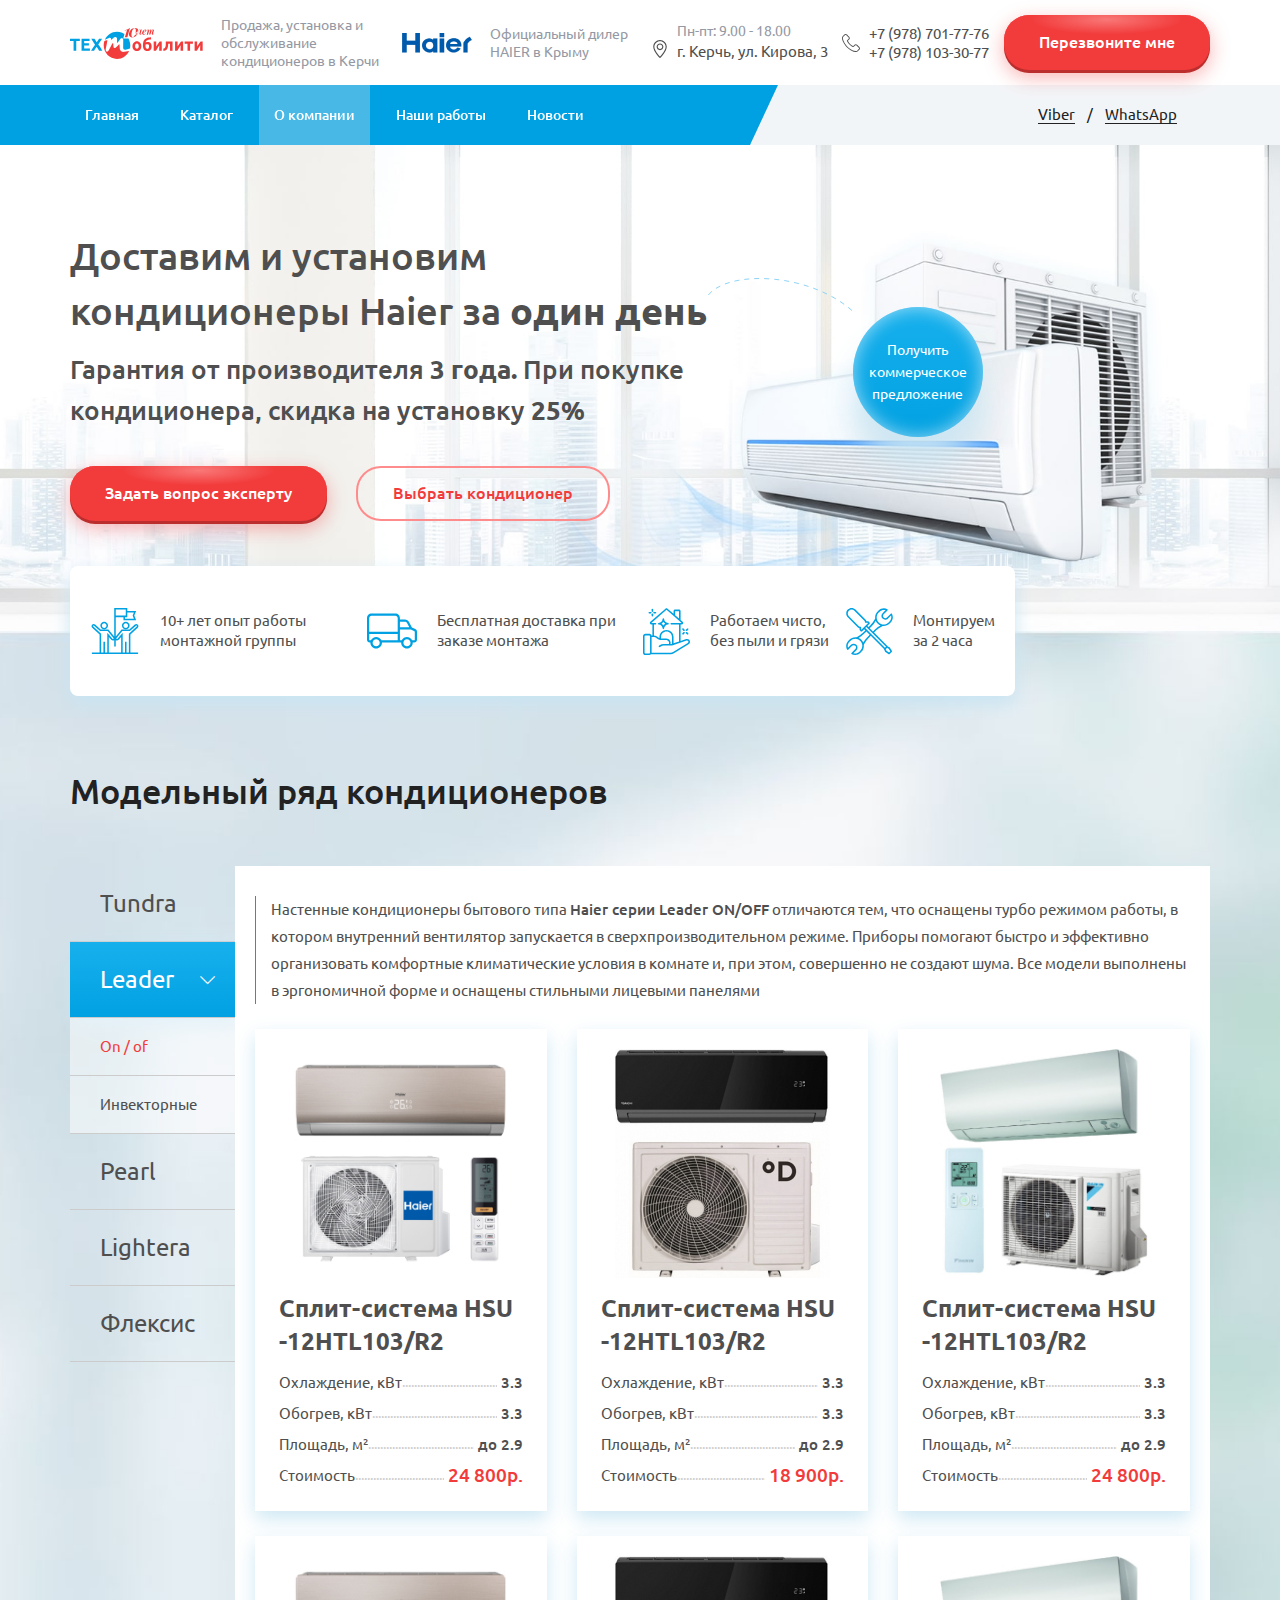
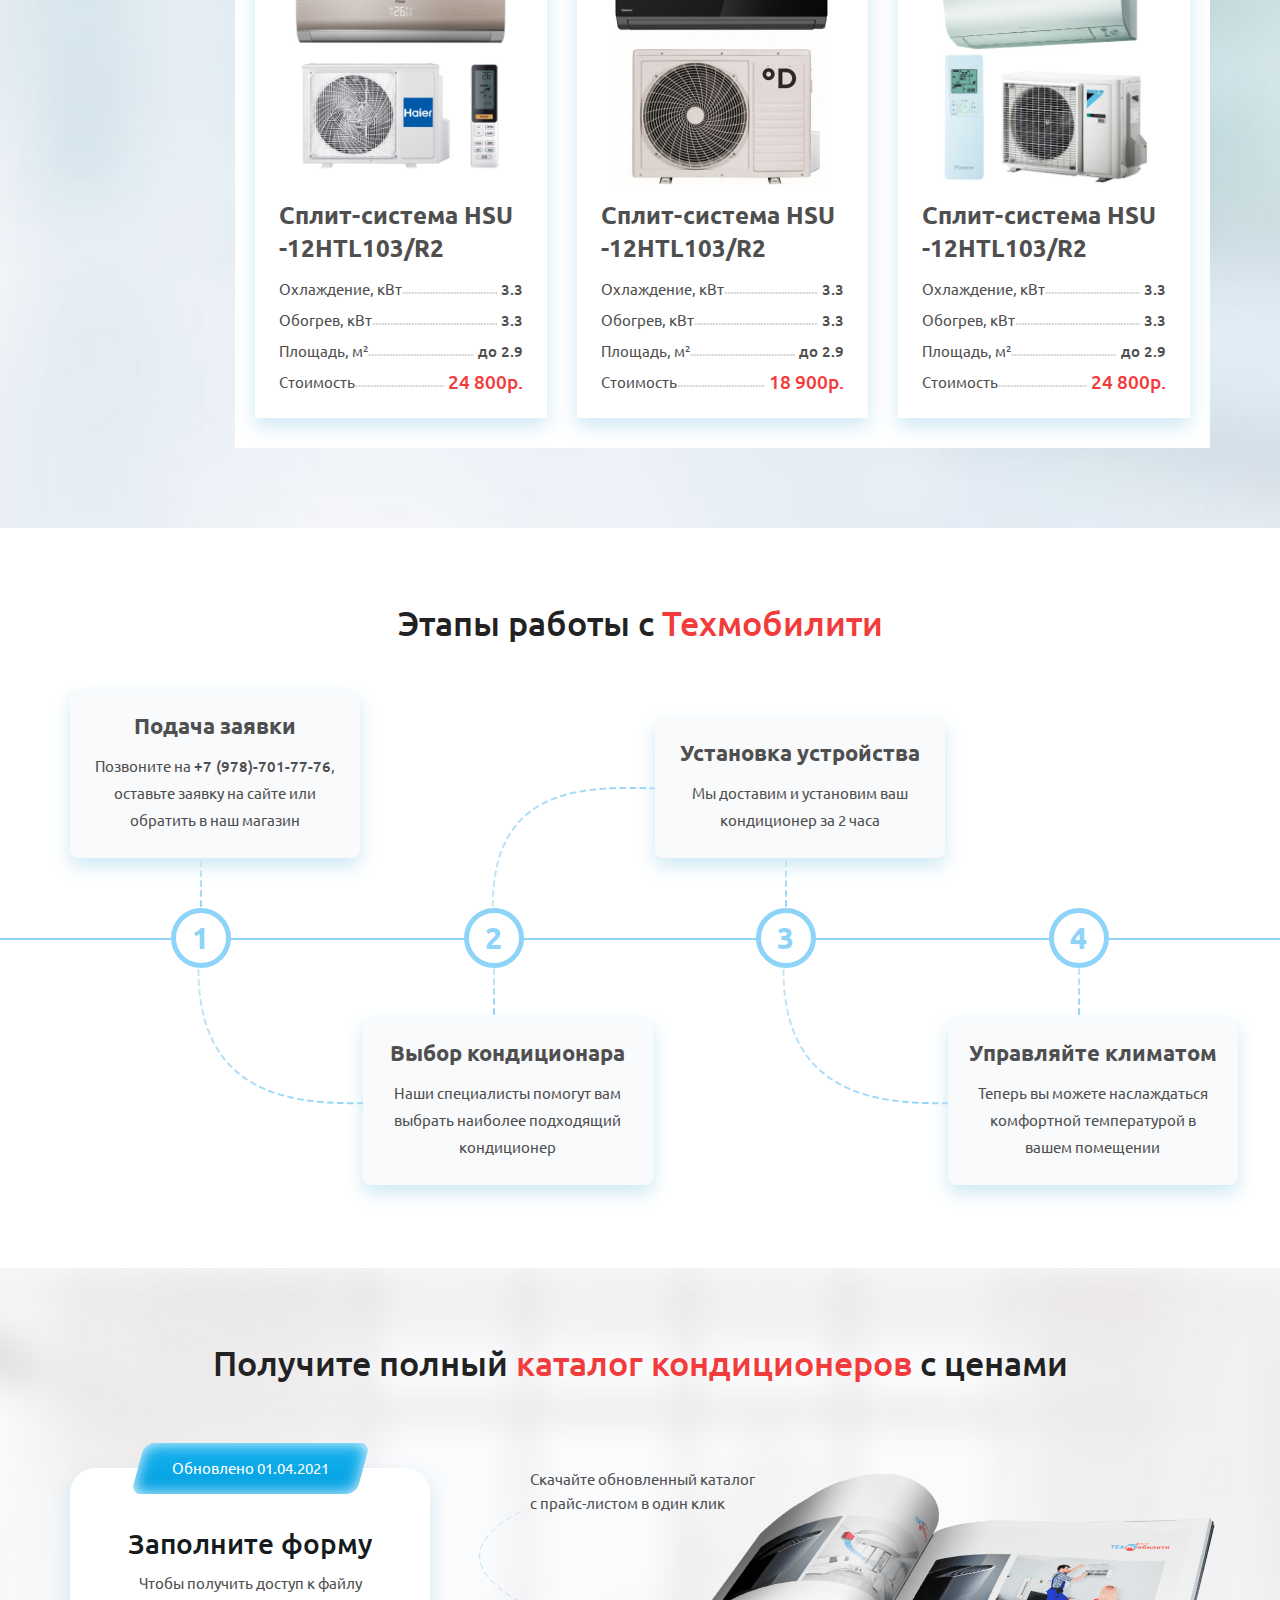
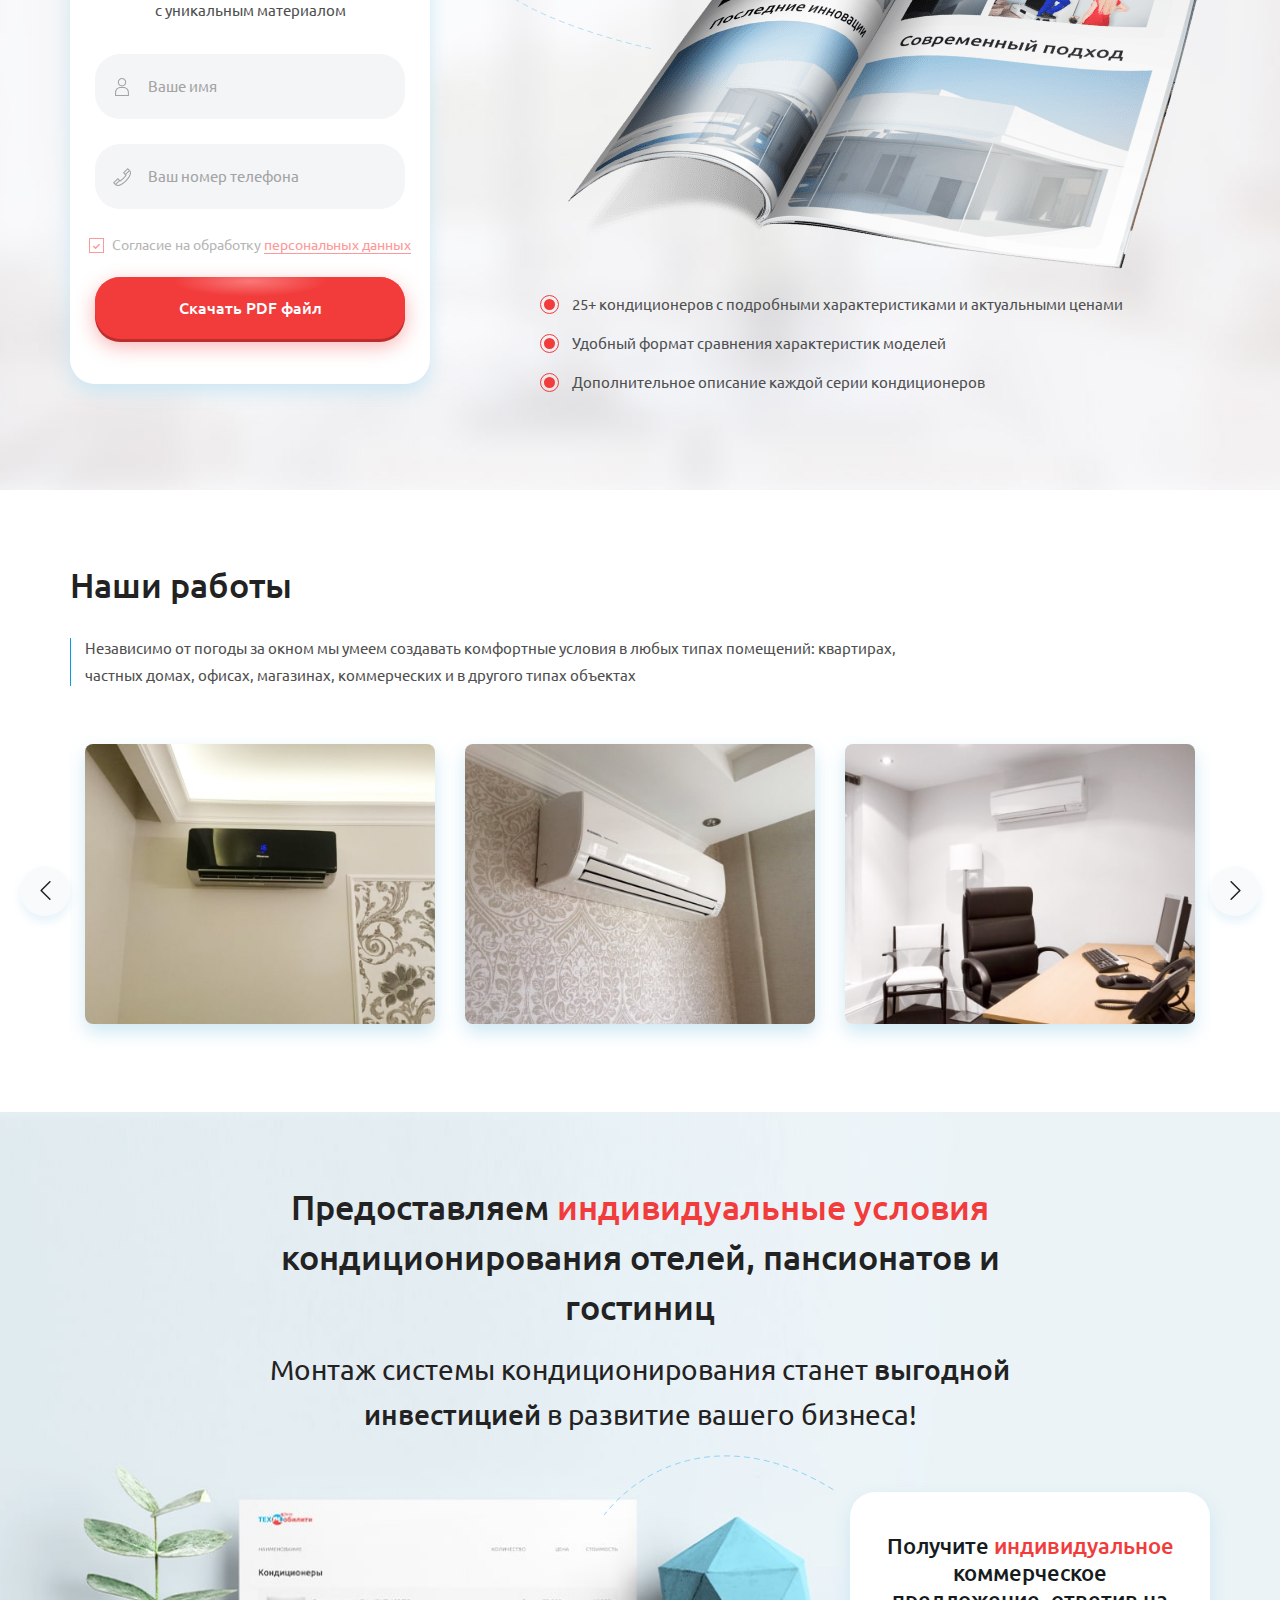
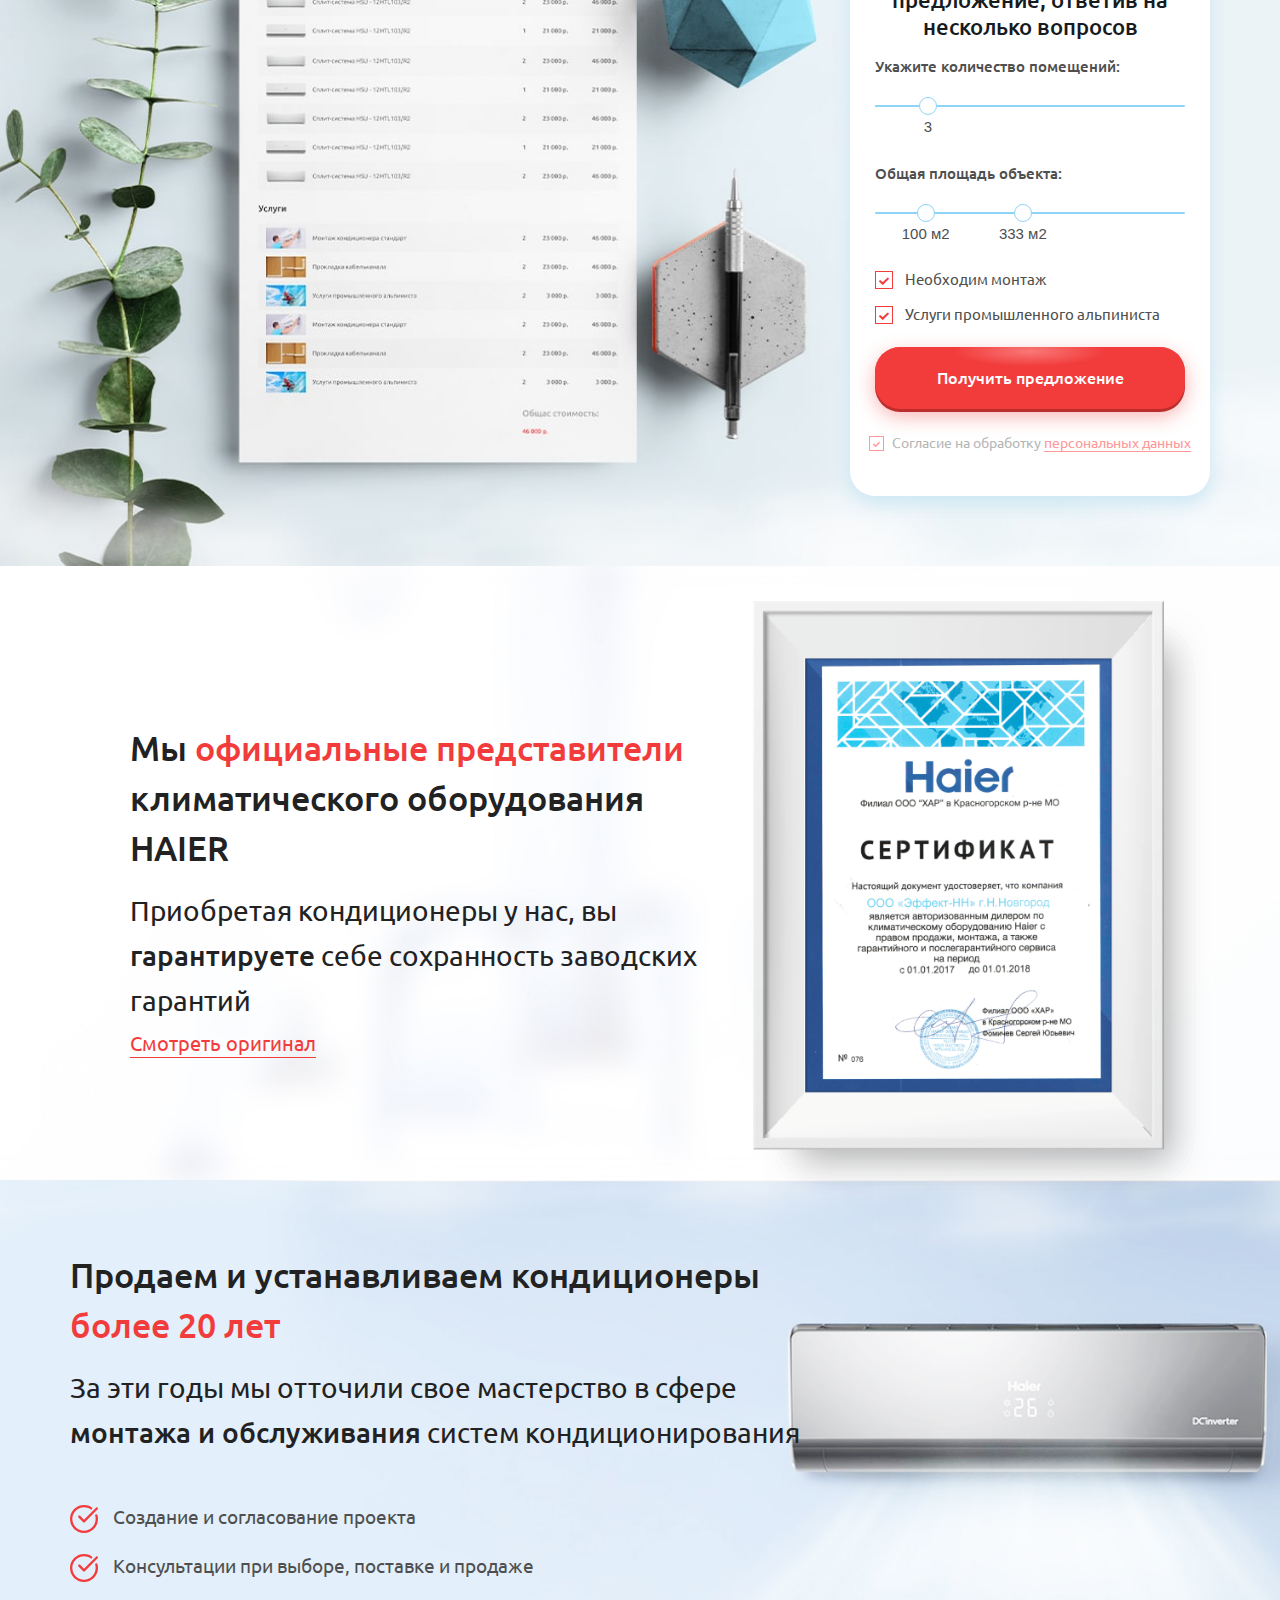
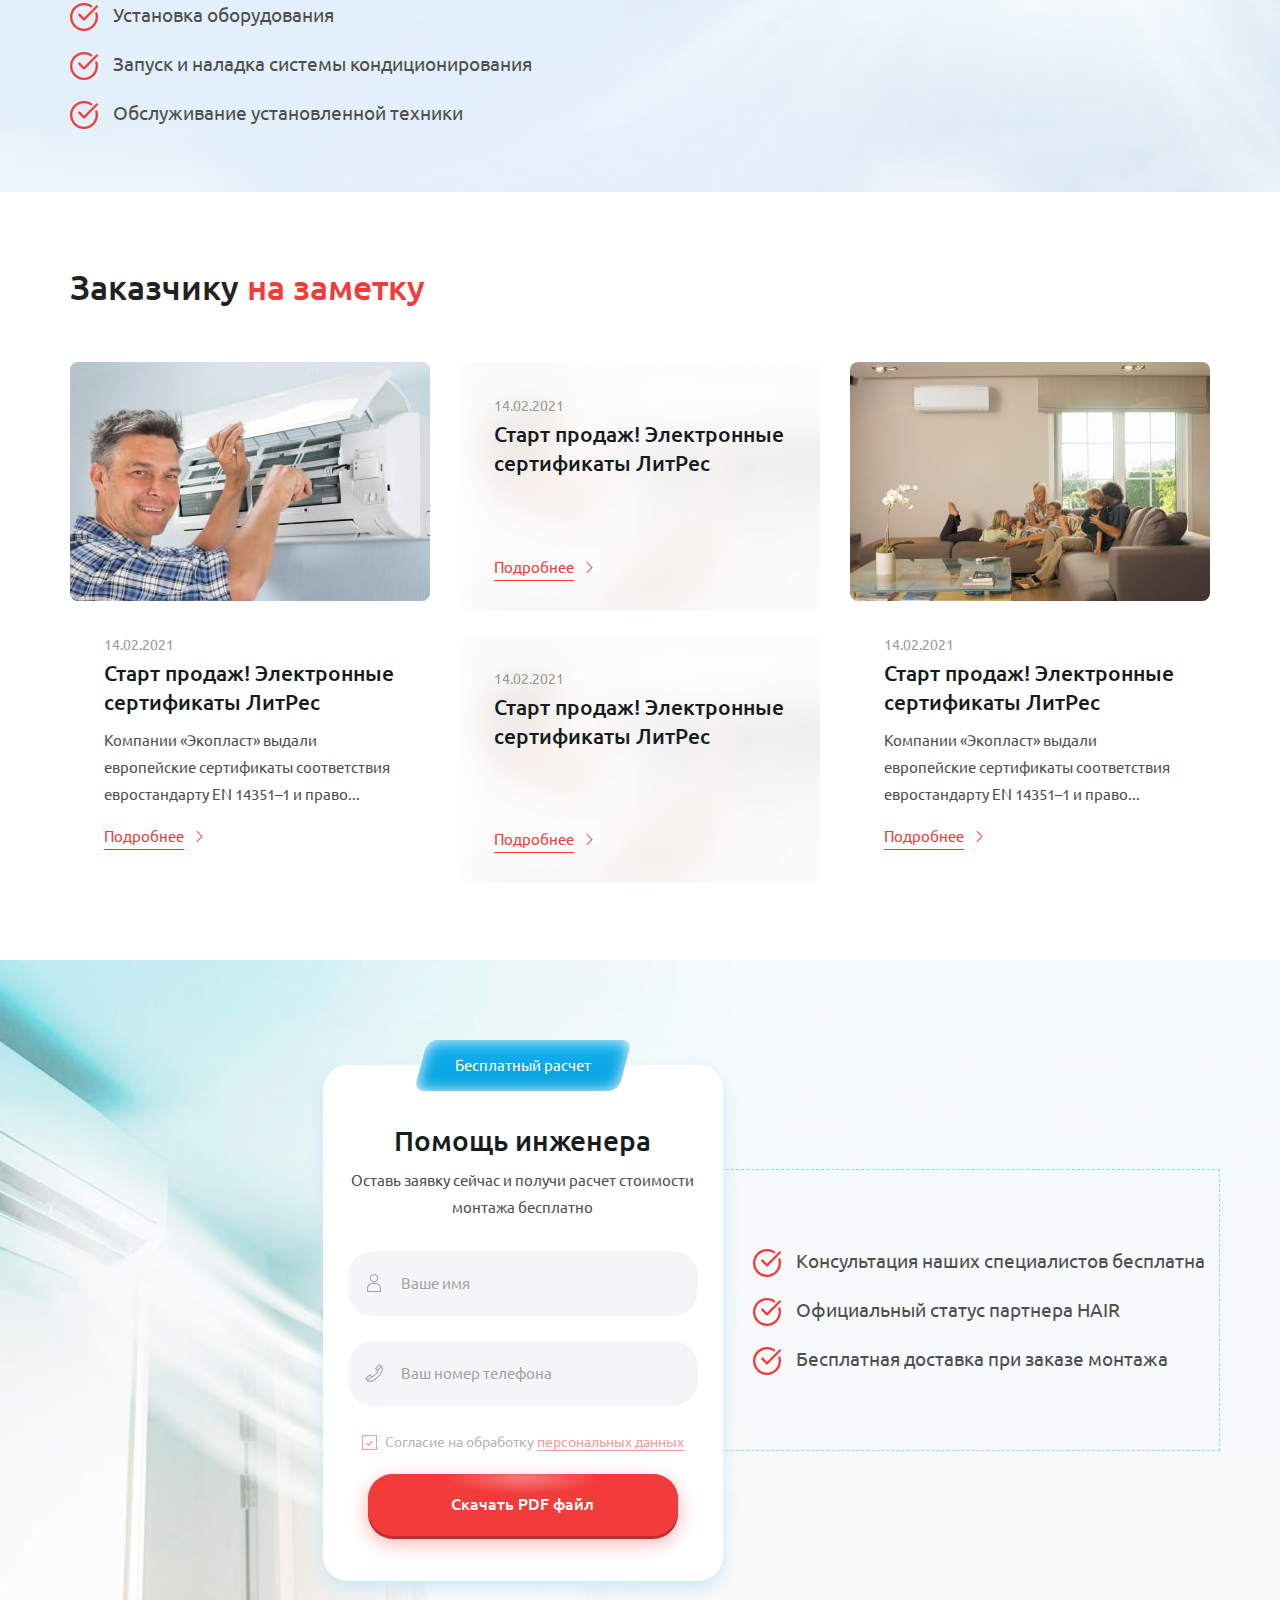
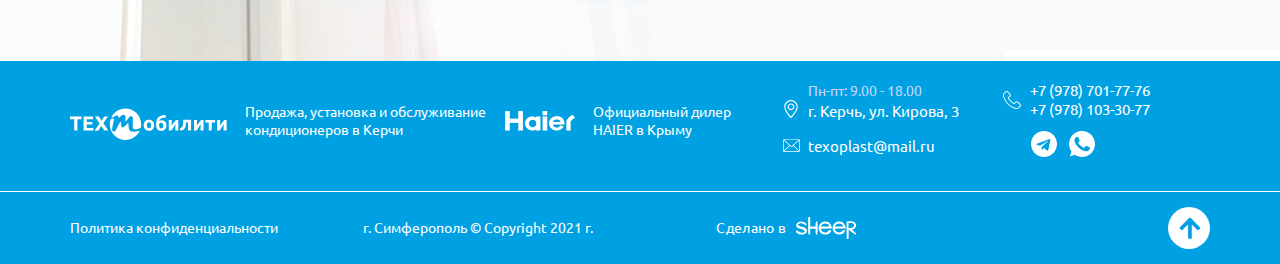
<file: index.html>
<!DOCTYPE html>
<!--[if lt IE 7]><html lang="ru" class="lt-ie9 lt-ie8 lt-ie7"><![endif]-->
<!--[if IE 7]><html lang="ru" class="lt-ie9 lt-ie8"><![endif]-->
<!--[if IE 8]><html lang="ru" class="lt-ie9"><![endif]-->
<!--[if gt IE 8]><!-->
<html lang="ru">
<!--<![endif]-->
<head>
	<meta charset="utf-8" />
	<title>Заголовок</title>
	<meta name="description" content="" />
	<meta http-equiv="X-UA-Compatible" content="IE=edge" />
	<meta name="viewport" content="width=device-width, initial-scale=1.0" />
	<link rel="shortcut icon" href="favicon.png" />
	<link rel="stylesheet" href="libs/bootstrap/bootstrap-grid.css" />
	<link rel="stylesheet" href="libs/fontawesome-free-5.12.0-web/css/all.min.css" />
	<link rel="stylesheet" href="libs/ion.rangeSlider-master/css/ion.rangeSlider.min.css" />
	<link rel="stylesheet" href="libs/fancybox/jquery.fancybox.css" />
	<link rel="stylesheet" href="libs/slick-1.5.9/slick/slick.css" />
	<link rel="stylesheet" href="libs/slick-1.5.9/slick/slick-theme.css" />
	<link rel="stylesheet" href="css/fonts.css" />
	<link rel="stylesheet" href="css/main.css?ver=1.2" />
	<link rel="stylesheet" href="css/media.css?ver=1.2" />  
</head>
<body>

	<div class="wrapper">

		<header class="header">
			<div class="container">
				<div class="header__top">
					<div class="logo-wrap">
						<a href="#" class="logo">
							<img src="img/logo.svg" alt="alt">
						</a>
						<div class="logo-descr">Продажа, установка и обслуживание кондиционеров в Керчи</div>
					</div>
					<div class="dealer-info">
						<div class="dealer-info__icon">
							<img src="img/dealer.png" alt="alt">
						</div>
						<div class="logo-descr">Официальный дилер HAIER в Крыму</div>
					</div>
					<div class="contacts-info">
						<p>Пн-пт: 9.00 - 18.00</p>
						<div class="item-location">г. Керчь, ул. Кирова, 3</div>
					</div>
					<div class="phones-wrap">
						<a href="tel:+79787017776">+7 (978) 701-77-76</a>
						<a href="tel:+79781033077">+7 (978) 103-30-77</a>
					</div>
					<a href="#callback" class="btn-main fancybox"><span>Перезвоните мне</span></a>
					<span class="btn_nav">
						<span class='sandwich'>
							<span class='sw-topper'></span>
							<span class='sw-bottom'></span>
							<span class='sw-footer'></span>
						</span>
					</span>
				</div>
			</div> 
			<div class="header-bottom">
				<div class="container">
					<div class="header-bottom__wrap">
						<ul class="menu">
							<li><a href="#">Главная</a></li>
							<li><a href="#">Каталог</a></li>
							<li class="active"><a href="#">О компании</a></li>
							<li><a href="#">Наши работы</a></li>
							<li><a href="#">Новости</a></li>
						</ul>
						<ul class="list-social">
							<li><a href="#">Viber</a><span>/</span></li>
							<li><a href="#">WhatsApp</a></li>
						</ul>
					</div>
				</div>
			</div>
			<div class="menu-mobile">
				<ul class="menu">
					<li><a href="#">Главная</a></li>
					<li><a href="#">Каталог</a></li>
					<li class="active"><a href="#">О компании</a></li>
					<li><a href="#">Наши работы</a></li>
					<li><a href="#">Новости</a></li>
				</ul>
				<div class="menu-mobile__bottom">
					<ul class="list-social">
						<li><a href="#">Viber</a><span>/</span></li>
						<li><a href="#">WhatsApp</a></li>
					</ul>
					<div class="contacts-info">
						<p>Пн-пт: 9.00 - 18.00</p>
						<div class="item-location">г. Керчь, ул. Кирова, 3</div>
					</div>
					<div class="phones-wrap">
						<a href="tel:+79787017776">+7 (978) 701-77-76</a>
						<a href="tel:+79781033077">+7 (978) 103-30-77</a>
					</div>
					<a href="#callback" class="btn-main fancybox"><span>Перезвоните мне</span></a>
				</div>
			</div>
		</header>

		<div class="billbord">
			<div class="container">
				<div class="row">
					<div class="col-lg-7">
						<h1 class="title-big">Доставим и установим кондиционеры Haier за <strong>один день</strong></h1>
						<div class="descr-big">Гарантия от производителя <strong>3 года.</strong> При покупке кондиционера, скидка на установку <strong>25%</strong></div>
						<div class="billbord__btns">
							<a href="#" class="btn-main"><span>Задать вопрос эксперту</span></a>
							<a href="#" class="btn-main btn-main_page"><span>Выбрать кондиционер</span></a>
						</div>
					</div>
					<div class="col-lg-5">
						<a href="#offer-modal" class="billbord-circle fancybox">Получить коммерческое предложение</a>
					</div>
				</div>
			</div>
			<div class="billbord__bottom">
				<div class="container">
					<div class="row">
						<div class="col-xl-10">
							<div class="advantages-block">
								<div class="item-advantage">
									<div class="item-advantage__icon">
										<img src="img/ic_avd1.svg" alt="alt">
									</div>
									<p>10+ лет опыт работы монтажной группы</p>
								</div>
								<div class="item-advantage">
									<div class="item-advantage__icon">
										<img src="img/ic_avd2.svg" alt="alt">
									</div>
									<p>Бесплатная доставка при заказе монтажа</p>
								</div>
								<div class="item-advantage">
									<div class="item-advantage__icon">
										<img src="img/ic_avd3.svg" alt="alt">
									</div>
									<p>Работаем чисто, <br>без пыли и грязи</p>
								</div>
								<div class="item-advantage">
									<div class="item-advantage__icon">
										<img src="img/ic_avd4.svg" alt="alt">
									</div>
									<p>Монтируем <br>за 2 часа</p>
								</div>
							</div>
						</div>
					</div>
				</div>
			</div>
		</div>

		<div class="catalog">
			<div class="container">
				<div class="title-section">Модельный ряд кондиционеров</div>
				<div class="row">
					<div class="col-lg-2 col-md-3">
						<ul class="tabs">
							<li>
								<a href="#tab1">Tundra</a>
							</li>
							<li class="active has_child">
								<a href="#tab2_1">Leader <i class="fal fa-chevron-down"></i></a>
								<ul>
									<li class="active">
										<a href="#tab2_1">On / of</a>
									</li>
									<li>
										<a href="#tab2_2">Инвекторные</a>
									</li>
								</ul>
							</li>
							<li>
								<a href="#tab3">Pearl</a>
							</li>
							<li>
								<a href="#tab4">Lightera</a>
							</li>
							<li>
								<a href="#tab5">Флексис</a>
							</li>
						</ul>
					</div>
					<div class="col-lg-10 col-md-9">
						<div class="tab-container">
							<div class="tab-pane" id="tab1">
								<div class="tab-container__head">
									<p>Настенные кондиционеры бытового типа <strong>Haier серии Leader ON/OFF</strong> отличаются тем, что оснащены турбо режимом работы, в котором внутренний вентилятор запускается в сверхпроизводительном режиме. Приборы помогают быстро и эффективно организовать комфортные климатические условия в комнате и, при этом, совершенно не создают шума. Все модели выполнены в эргономичной форме и оснащены стильными лицевыми панелями</p>
								</div>
								<div class="row row_catalog">
									<div class="col-lg-4 col-md-6">
										<div class="item-catalog">
											<a href="#" class="item-catalog__image">
												<img src="img/catalog1.jpg" alt="alt">
											</a>
											<a href="#" class="item-catalog__name">Сплит-система HSU -12HTL103/R2</a>
											<div class="item-feature">
												<div class="item-feature__left">Охлаждение, кВт</div>
												<div class="item-feature__right">3.3</div>
											</div>
											<div class="item-feature">
												<div class="item-feature__left">Обогрев, кВт</div>
												<div class="item-feature__right">3.3</div>
											</div>
											<div class="item-feature">
												<div class="item-feature__left">Площадь, м²</div>
												<div class="item-feature__right">до 2.9</div>
											</div>
											<div class="item-feature">
												<div class="item-feature__left">Стоимость</div>
												<div class="item-feature__price">24 800р.</div>
											</div>
										</div>
									</div>
									<div class="col-lg-4 col-md-6">
										<div class="item-catalog">
											<a href="#" class="item-catalog__image">
												<img src="img/catalog2.jpg" alt="alt">
											</a>
											<a href="#" class="item-catalog__name">Сплит-система HSU -12HTL103/R2</a>
											<div class="item-feature">
												<div class="item-feature__left">Охлаждение, кВт</div>
												<div class="item-feature__right">3.3</div>
											</div>
											<div class="item-feature">
												<div class="item-feature__left">Обогрев, кВт</div>
												<div class="item-feature__right">3.3</div>
											</div>
											<div class="item-feature">
												<div class="item-feature__left">Площадь, м²</div>
												<div class="item-feature__right">до 2.9</div>
											</div>
											<div class="item-feature">
												<div class="item-feature__left">Стоимость</div>
												<div class="item-feature__price">18 900р.</div>
											</div>
										</div>
									</div>
									<div class="col-lg-4 col-md-6">
										<div class="item-catalog">
											<a href="#" class="item-catalog__image">
												<img src="img/catalog3.jpg" alt="alt">
											</a>
											<a href="#" class="item-catalog__name">Сплит-система HSU -12HTL103/R2</a>
											<div class="item-feature">
												<div class="item-feature__left">Охлаждение, кВт</div>
												<div class="item-feature__right">3.3</div>
											</div>
											<div class="item-feature">
												<div class="item-feature__left">Обогрев, кВт</div>
												<div class="item-feature__right">3.3</div>
											</div>
											<div class="item-feature">
												<div class="item-feature__left">Площадь, м²</div>
												<div class="item-feature__right">до 2.9</div>
											</div>
											<div class="item-feature">
												<div class="item-feature__left">Стоимость</div>
												<div class="item-feature__price">24 800р.</div>
											</div>
										</div>
									</div>
									<div class="col-lg-4 col-md-6">
										<div class="item-catalog">
											<a href="#" class="item-catalog__image">
												<img src="img/catalog1.jpg" alt="alt">
											</a>
											<a href="#" class="item-catalog__name">Сплит-система HSU -12HTL103/R2</a>
											<div class="item-feature">
												<div class="item-feature__left">Охлаждение, кВт</div>
												<div class="item-feature__right">3.3</div>
											</div>
											<div class="item-feature">
												<div class="item-feature__left">Обогрев, кВт</div>
												<div class="item-feature__right">3.3</div>
											</div>
											<div class="item-feature">
												<div class="item-feature__left">Площадь, м²</div>
												<div class="item-feature__right">до 2.9</div>
											</div>
											<div class="item-feature">
												<div class="item-feature__left">Стоимость</div>
												<div class="item-feature__price">24 800р.</div>
											</div>
										</div>
									</div>
									<div class="col-lg-4 col-md-6">
										<div class="item-catalog">
											<a href="#" class="item-catalog__image">
												<img src="img/catalog2.jpg" alt="alt">
											</a>
											<a href="#" class="item-catalog__name">Сплит-система HSU -12HTL103/R2</a>
											<div class="item-feature">
												<div class="item-feature__left">Охлаждение, кВт</div>
												<div class="item-feature__right">3.3</div>
											</div>
											<div class="item-feature">
												<div class="item-feature__left">Обогрев, кВт</div>
												<div class="item-feature__right">3.3</div>
											</div>
											<div class="item-feature">
												<div class="item-feature__left">Площадь, м²</div>
												<div class="item-feature__right">до 2.9</div>
											</div>
											<div class="item-feature">
												<div class="item-feature__left">Стоимость</div>
												<div class="item-feature__price">18 900р.</div>
											</div>
										</div>
									</div>
									<div class="col-lg-4 col-md-6">
										<div class="item-catalog">
											<a href="#" class="item-catalog__image">
												<img src="img/catalog3.jpg" alt="alt">
											</a>
											<a href="#" class="item-catalog__name">Сплит-система HSU -12HTL103/R2</a>
											<div class="item-feature">
												<div class="item-feature__left">Охлаждение, кВт</div>
												<div class="item-feature__right">3.3</div>
											</div>
											<div class="item-feature">
												<div class="item-feature__left">Обогрев, кВт</div>
												<div class="item-feature__right">3.3</div>
											</div>
											<div class="item-feature">
												<div class="item-feature__left">Площадь, м²</div>
												<div class="item-feature__right">до 2.9</div>
											</div>
											<div class="item-feature">
												<div class="item-feature__left">Стоимость</div>
												<div class="item-feature__price">24 800р.</div>
											</div>
										</div>
									</div>
								</div>
							</div>
							<div class="tab-pane" id="tab2_1">
								<div class="tab-container__head">
									<p>Настенные кондиционеры бытового типа <strong>Haier серии Leader ON/OFF</strong> отличаются тем, что оснащены турбо режимом работы, в котором внутренний вентилятор запускается в сверхпроизводительном режиме. Приборы помогают быстро и эффективно организовать комфортные климатические условия в комнате и, при этом, совершенно не создают шума. Все модели выполнены в эргономичной форме и оснащены стильными лицевыми панелями</p>
								</div>
								<div class="row row_catalog">
									<div class="col-lg-4 col-md-6">
										<div class="item-catalog">
											<a href="#" class="item-catalog__image">
												<img src="img/catalog1.jpg" alt="alt">
											</a>
											<a href="#" class="item-catalog__name">Сплит-система HSU -12HTL103/R2</a>
											<div class="item-feature">
												<div class="item-feature__left">Охлаждение, кВт</div>
												<div class="item-feature__right">3.3</div>
											</div>
											<div class="item-feature">
												<div class="item-feature__left">Обогрев, кВт</div>
												<div class="item-feature__right">3.3</div>
											</div>
											<div class="item-feature">
												<div class="item-feature__left">Площадь, м²</div>
												<div class="item-feature__right">до 2.9</div>
											</div>
											<div class="item-feature">
												<div class="item-feature__left">Стоимость</div>
												<div class="item-feature__price">24 800р.</div>
											</div>
										</div>
									</div>
									<div class="col-lg-4 col-md-6">
										<div class="item-catalog">
											<a href="#" class="item-catalog__image">
												<img src="img/catalog2.jpg" alt="alt">
											</a>
											<a href="#" class="item-catalog__name">Сплит-система HSU -12HTL103/R2</a>
											<div class="item-feature">
												<div class="item-feature__left">Охлаждение, кВт</div>
												<div class="item-feature__right">3.3</div>
											</div>
											<div class="item-feature">
												<div class="item-feature__left">Обогрев, кВт</div>
												<div class="item-feature__right">3.3</div>
											</div>
											<div class="item-feature">
												<div class="item-feature__left">Площадь, м²</div>
												<div class="item-feature__right">до 2.9</div>
											</div>
											<div class="item-feature">
												<div class="item-feature__left">Стоимость</div>
												<div class="item-feature__price">18 900р.</div>
											</div>
										</div>
									</div>
									<div class="col-lg-4 col-md-6">
										<div class="item-catalog">
											<a href="#" class="item-catalog__image">
												<img src="img/catalog3.jpg" alt="alt">
											</a>
											<a href="#" class="item-catalog__name">Сплит-система HSU -12HTL103/R2</a>
											<div class="item-feature">
												<div class="item-feature__left">Охлаждение, кВт</div>
												<div class="item-feature__right">3.3</div>
											</div>
											<div class="item-feature">
												<div class="item-feature__left">Обогрев, кВт</div>
												<div class="item-feature__right">3.3</div>
											</div>
											<div class="item-feature">
												<div class="item-feature__left">Площадь, м²</div>
												<div class="item-feature__right">до 2.9</div>
											</div>
											<div class="item-feature">
												<div class="item-feature__left">Стоимость</div>
												<div class="item-feature__price">24 800р.</div>
											</div>
										</div>
									</div>
									<div class="col-lg-4 col-md-6">
										<div class="item-catalog">
											<a href="#" class="item-catalog__image">
												<img src="img/catalog1.jpg" alt="alt">
											</a>
											<a href="#" class="item-catalog__name">Сплит-система HSU -12HTL103/R2</a>
											<div class="item-feature">
												<div class="item-feature__left">Охлаждение, кВт</div>
												<div class="item-feature__right">3.3</div>
											</div>
											<div class="item-feature">
												<div class="item-feature__left">Обогрев, кВт</div>
												<div class="item-feature__right">3.3</div>
											</div>
											<div class="item-feature">
												<div class="item-feature__left">Площадь, м²</div>
												<div class="item-feature__right">до 2.9</div>
											</div>
											<div class="item-feature">
												<div class="item-feature__left">Стоимость</div>
												<div class="item-feature__price">24 800р.</div>
											</div>
										</div>
									</div>
									<div class="col-lg-4 col-md-6">
										<div class="item-catalog">
											<a href="#" class="item-catalog__image">
												<img src="img/catalog2.jpg" alt="alt">
											</a>
											<a href="#" class="item-catalog__name">Сплит-система HSU -12HTL103/R2</a>
											<div class="item-feature">
												<div class="item-feature__left">Охлаждение, кВт</div>
												<div class="item-feature__right">3.3</div>
											</div>
											<div class="item-feature">
												<div class="item-feature__left">Обогрев, кВт</div>
												<div class="item-feature__right">3.3</div>
											</div>
											<div class="item-feature">
												<div class="item-feature__left">Площадь, м²</div>
												<div class="item-feature__right">до 2.9</div>
											</div>
											<div class="item-feature">
												<div class="item-feature__left">Стоимость</div>
												<div class="item-feature__price">18 900р.</div>
											</div>
										</div>
									</div>
									<div class="col-lg-4 col-md-6">
										<div class="item-catalog">
											<a href="#" class="item-catalog__image">
												<img src="img/catalog3.jpg" alt="alt">
											</a>
											<a href="#" class="item-catalog__name">Сплит-система HSU -12HTL103/R2</a>
											<div class="item-feature">
												<div class="item-feature__left">Охлаждение, кВт</div>
												<div class="item-feature__right">3.3</div>
											</div>
											<div class="item-feature">
												<div class="item-feature__left">Обогрев, кВт</div>
												<div class="item-feature__right">3.3</div>
											</div>
											<div class="item-feature">
												<div class="item-feature__left">Площадь, м²</div>
												<div class="item-feature__right">до 2.9</div>
											</div>
											<div class="item-feature">
												<div class="item-feature__left">Стоимость</div>
												<div class="item-feature__price">24 800р.</div>
											</div>
										</div>
									</div>
								</div>
							</div>
							<div class="tab-pane" id="tab2_2">
								<div class="tab-container__head">
									<p>Настенные кондиционеры бытового типа <strong>Haier серии Leader ON/OFF</strong> отличаются тем, что оснащены турбо режимом работы, в котором внутренний вентилятор запускается в сверхпроизводительном режиме. Приборы помогают быстро и эффективно организовать комфортные климатические условия в комнате и, при этом, совершенно не создают шума. Все модели выполнены в эргономичной форме и оснащены стильными лицевыми панелями</p>
								</div>
								<div class="row row_catalog">
									<div class="col-lg-4 col-md-6">
										<div class="item-catalog">
											<a href="#" class="item-catalog__image">
												<img src="img/catalog1.jpg" alt="alt">
											</a>
											<a href="#" class="item-catalog__name">Сплит-система HSU -12HTL103/R2</a>
											<div class="item-feature">
												<div class="item-feature__left">Охлаждение, кВт</div>
												<div class="item-feature__right">3.3</div>
											</div>
											<div class="item-feature">
												<div class="item-feature__left">Обогрев, кВт</div>
												<div class="item-feature__right">3.3</div>
											</div>
											<div class="item-feature">
												<div class="item-feature__left">Площадь, м²</div>
												<div class="item-feature__right">до 2.9</div>
											</div>
											<div class="item-feature">
												<div class="item-feature__left">Стоимость</div>
												<div class="item-feature__price">24 800р.</div>
											</div>
										</div>
									</div>
									<div class="col-lg-4 col-md-6">
										<div class="item-catalog">
											<a href="#" class="item-catalog__image">
												<img src="img/catalog2.jpg" alt="alt">
											</a>
											<a href="#" class="item-catalog__name">Сплит-система HSU -12HTL103/R2</a>
											<div class="item-feature">
												<div class="item-feature__left">Охлаждение, кВт</div>
												<div class="item-feature__right">3.3</div>
											</div>
											<div class="item-feature">
												<div class="item-feature__left">Обогрев, кВт</div>
												<div class="item-feature__right">3.3</div>
											</div>
											<div class="item-feature">
												<div class="item-feature__left">Площадь, м²</div>
												<div class="item-feature__right">до 2.9</div>
											</div>
											<div class="item-feature">
												<div class="item-feature__left">Стоимость</div>
												<div class="item-feature__price">18 900р.</div>
											</div>
										</div>
									</div>
									<div class="col-lg-4 col-md-6">
										<div class="item-catalog">
											<a href="#" class="item-catalog__image">
												<img src="img/catalog3.jpg" alt="alt">
											</a>
											<a href="#" class="item-catalog__name">Сплит-система HSU -12HTL103/R2</a>
											<div class="item-feature">
												<div class="item-feature__left">Охлаждение, кВт</div>
												<div class="item-feature__right">3.3</div>
											</div>
											<div class="item-feature">
												<div class="item-feature__left">Обогрев, кВт</div>
												<div class="item-feature__right">3.3</div>
											</div>
											<div class="item-feature">
												<div class="item-feature__left">Площадь, м²</div>
												<div class="item-feature__right">до 2.9</div>
											</div>
											<div class="item-feature">
												<div class="item-feature__left">Стоимость</div>
												<div class="item-feature__price">24 800р.</div>
											</div>
										</div>
									</div>
									<div class="col-lg-4 col-md-6">
										<div class="item-catalog">
											<a href="#" class="item-catalog__image">
												<img src="img/catalog1.jpg" alt="alt">
											</a>
											<a href="#" class="item-catalog__name">Сплит-система HSU -12HTL103/R2</a>
											<div class="item-feature">
												<div class="item-feature__left">Охлаждение, кВт</div>
												<div class="item-feature__right">3.3</div>
											</div>
											<div class="item-feature">
												<div class="item-feature__left">Обогрев, кВт</div>
												<div class="item-feature__right">3.3</div>
											</div>
											<div class="item-feature">
												<div class="item-feature__left">Площадь, м²</div>
												<div class="item-feature__right">до 2.9</div>
											</div>
											<div class="item-feature">
												<div class="item-feature__left">Стоимость</div>
												<div class="item-feature__price">24 800р.</div>
											</div>
										</div>
									</div>
									<div class="col-lg-4 col-md-6">
										<div class="item-catalog">
											<a href="#" class="item-catalog__image">
												<img src="img/catalog2.jpg" alt="alt">
											</a>
											<a href="#" class="item-catalog__name">Сплит-система HSU -12HTL103/R2</a>
											<div class="item-feature">
												<div class="item-feature__left">Охлаждение, кВт</div>
												<div class="item-feature__right">3.3</div>
											</div>
											<div class="item-feature">
												<div class="item-feature__left">Обогрев, кВт</div>
												<div class="item-feature__right">3.3</div>
											</div>
											<div class="item-feature">
												<div class="item-feature__left">Площадь, м²</div>
												<div class="item-feature__right">до 2.9</div>
											</div>
											<div class="item-feature">
												<div class="item-feature__left">Стоимость</div>
												<div class="item-feature__price">18 900р.</div>
											</div>
										</div>
									</div>
									<div class="col-lg-4 col-md-6">
										<div class="item-catalog">
											<a href="#" class="item-catalog__image">
												<img src="img/catalog3.jpg" alt="alt">
											</a>
											<a href="#" class="item-catalog__name">Сплит-система HSU -12HTL103/R2</a>
											<div class="item-feature">
												<div class="item-feature__left">Охлаждение, кВт</div>
												<div class="item-feature__right">3.3</div>
											</div>
											<div class="item-feature">
												<div class="item-feature__left">Обогрев, кВт</div>
												<div class="item-feature__right">3.3</div>
											</div>
											<div class="item-feature">
												<div class="item-feature__left">Площадь, м²</div>
												<div class="item-feature__right">до 2.9</div>
											</div>
											<div class="item-feature">
												<div class="item-feature__left">Стоимость</div>
												<div class="item-feature__price">24 800р.</div>
											</div>
										</div>
									</div>
								</div>
							</div>
							<div class="tab-pane" id="tab3">
								<div class="tab-container__head">
									<p>Настенные кондиционеры бытового типа <strong>Haier серии Leader ON/OFF</strong> отличаются тем, что оснащены турбо режимом работы, в котором внутренний вентилятор запускается в сверхпроизводительном режиме. Приборы помогают быстро и эффективно организовать комфортные климатические условия в комнате и, при этом, совершенно не создают шума. Все модели выполнены в эргономичной форме и оснащены стильными лицевыми панелями</p>
								</div>
								<div class="row row_catalog">
									<div class="col-lg-4 col-md-6">
										<div class="item-catalog">
											<a href="#" class="item-catalog__image">
												<img src="img/catalog1.jpg" alt="alt">
											</a>
											<a href="#" class="item-catalog__name">Сплит-система HSU -12HTL103/R2</a>
											<div class="item-feature">
												<div class="item-feature__left">Охлаждение, кВт</div>
												<div class="item-feature__right">3.3</div>
											</div>
											<div class="item-feature">
												<div class="item-feature__left">Обогрев, кВт</div>
												<div class="item-feature__right">3.3</div>
											</div>
											<div class="item-feature">
												<div class="item-feature__left">Площадь, м²</div>
												<div class="item-feature__right">до 2.9</div>
											</div>
											<div class="item-feature">
												<div class="item-feature__left">Стоимость</div>
												<div class="item-feature__price">24 800р.</div>
											</div>
										</div>
									</div>
									<div class="col-lg-4 col-md-6">
										<div class="item-catalog">
											<a href="#" class="item-catalog__image">
												<img src="img/catalog2.jpg" alt="alt">
											</a>
											<a href="#" class="item-catalog__name">Сплит-система HSU -12HTL103/R2</a>
											<div class="item-feature">
												<div class="item-feature__left">Охлаждение, кВт</div>
												<div class="item-feature__right">3.3</div>
											</div>
											<div class="item-feature">
												<div class="item-feature__left">Обогрев, кВт</div>
												<div class="item-feature__right">3.3</div>
											</div>
											<div class="item-feature">
												<div class="item-feature__left">Площадь, м²</div>
												<div class="item-feature__right">до 2.9</div>
											</div>
											<div class="item-feature">
												<div class="item-feature__left">Стоимость</div>
												<div class="item-feature__price">18 900р.</div>
											</div>
										</div>
									</div>
									<div class="col-lg-4 col-md-6">
										<div class="item-catalog">
											<a href="#" class="item-catalog__image">
												<img src="img/catalog3.jpg" alt="alt">
											</a>
											<a href="#" class="item-catalog__name">Сплит-система HSU -12HTL103/R2</a>
											<div class="item-feature">
												<div class="item-feature__left">Охлаждение, кВт</div>
												<div class="item-feature__right">3.3</div>
											</div>
											<div class="item-feature">
												<div class="item-feature__left">Обогрев, кВт</div>
												<div class="item-feature__right">3.3</div>
											</div>
											<div class="item-feature">
												<div class="item-feature__left">Площадь, м²</div>
												<div class="item-feature__right">до 2.9</div>
											</div>
											<div class="item-feature">
												<div class="item-feature__left">Стоимость</div>
												<div class="item-feature__price">24 800р.</div>
											</div>
										</div>
									</div>
									<div class="col-lg-4 col-md-6">
										<div class="item-catalog">
											<a href="#" class="item-catalog__image">
												<img src="img/catalog1.jpg" alt="alt">
											</a>
											<a href="#" class="item-catalog__name">Сплит-система HSU -12HTL103/R2</a>
											<div class="item-feature">
												<div class="item-feature__left">Охлаждение, кВт</div>
												<div class="item-feature__right">3.3</div>
											</div>
											<div class="item-feature">
												<div class="item-feature__left">Обогрев, кВт</div>
												<div class="item-feature__right">3.3</div>
											</div>
											<div class="item-feature">
												<div class="item-feature__left">Площадь, м²</div>
												<div class="item-feature__right">до 2.9</div>
											</div>
											<div class="item-feature">
												<div class="item-feature__left">Стоимость</div>
												<div class="item-feature__price">24 800р.</div>
											</div>
										</div>
									</div>
									<div class="col-lg-4 col-md-6">
										<div class="item-catalog">
											<a href="#" class="item-catalog__image">
												<img src="img/catalog2.jpg" alt="alt">
											</a>
											<a href="#" class="item-catalog__name">Сплит-система HSU -12HTL103/R2</a>
											<div class="item-feature">
												<div class="item-feature__left">Охлаждение, кВт</div>
												<div class="item-feature__right">3.3</div>
											</div>
											<div class="item-feature">
												<div class="item-feature__left">Обогрев, кВт</div>
												<div class="item-feature__right">3.3</div>
											</div>
											<div class="item-feature">
												<div class="item-feature__left">Площадь, м²</div>
												<div class="item-feature__right">до 2.9</div>
											</div>
											<div class="item-feature">
												<div class="item-feature__left">Стоимость</div>
												<div class="item-feature__price">18 900р.</div>
											</div>
										</div>
									</div>
									<div class="col-lg-4 col-md-6">
										<div class="item-catalog">
											<a href="#" class="item-catalog__image">
												<img src="img/catalog3.jpg" alt="alt">
											</a>
											<a href="#" class="item-catalog__name">Сплит-система HSU -12HTL103/R2</a>
											<div class="item-feature">
												<div class="item-feature__left">Охлаждение, кВт</div>
												<div class="item-feature__right">3.3</div>
											</div>
											<div class="item-feature">
												<div class="item-feature__left">Обогрев, кВт</div>
												<div class="item-feature__right">3.3</div>
											</div>
											<div class="item-feature">
												<div class="item-feature__left">Площадь, м²</div>
												<div class="item-feature__right">до 2.9</div>
											</div>
											<div class="item-feature">
												<div class="item-feature__left">Стоимость</div>
												<div class="item-feature__price">24 800р.</div>
											</div>
										</div>
									</div>
								</div>
							</div>
							<div class="tab-pane" id="tab4">
								<div class="tab-container__head">
									<p>Настенные кондиционеры бытового типа <strong>Haier серии Leader ON/OFF</strong> отличаются тем, что оснащены турбо режимом работы, в котором внутренний вентилятор запускается в сверхпроизводительном режиме. Приборы помогают быстро и эффективно организовать комфортные климатические условия в комнате и, при этом, совершенно не создают шума. Все модели выполнены в эргономичной форме и оснащены стильными лицевыми панелями</p>
								</div>
								<div class="row row_catalog">
									<div class="col-lg-4 col-md-6">
										<div class="item-catalog">
											<a href="#" class="item-catalog__image">
												<img src="img/catalog1.jpg" alt="alt">
											</a>
											<a href="#" class="item-catalog__name">Сплит-система HSU -12HTL103/R2</a>
											<div class="item-feature">
												<div class="item-feature__left">Охлаждение, кВт</div>
												<div class="item-feature__right">3.3</div>
											</div>
											<div class="item-feature">
												<div class="item-feature__left">Обогрев, кВт</div>
												<div class="item-feature__right">3.3</div>
											</div>
											<div class="item-feature">
												<div class="item-feature__left">Площадь, м²</div>
												<div class="item-feature__right">до 2.9</div>
											</div>
											<div class="item-feature">
												<div class="item-feature__left">Стоимость</div>
												<div class="item-feature__price">24 800р.</div>
											</div>
										</div>
									</div>
									<div class="col-lg-4 col-md-6">
										<div class="item-catalog">
											<a href="#" class="item-catalog__image">
												<img src="img/catalog2.jpg" alt="alt">
											</a>
											<a href="#" class="item-catalog__name">Сплит-система HSU -12HTL103/R2</a>
											<div class="item-feature">
												<div class="item-feature__left">Охлаждение, кВт</div>
												<div class="item-feature__right">3.3</div>
											</div>
											<div class="item-feature">
												<div class="item-feature__left">Обогрев, кВт</div>
												<div class="item-feature__right">3.3</div>
											</div>
											<div class="item-feature">
												<div class="item-feature__left">Площадь, м²</div>
												<div class="item-feature__right">до 2.9</div>
											</div>
											<div class="item-feature">
												<div class="item-feature__left">Стоимость</div>
												<div class="item-feature__price">18 900р.</div>
											</div>
										</div>
									</div>
									<div class="col-lg-4 col-md-6">
										<div class="item-catalog">
											<a href="#" class="item-catalog__image">
												<img src="img/catalog3.jpg" alt="alt">
											</a>
											<a href="#" class="item-catalog__name">Сплит-система HSU -12HTL103/R2</a>
											<div class="item-feature">
												<div class="item-feature__left">Охлаждение, кВт</div>
												<div class="item-feature__right">3.3</div>
											</div>
											<div class="item-feature">
												<div class="item-feature__left">Обогрев, кВт</div>
												<div class="item-feature__right">3.3</div>
											</div>
											<div class="item-feature">
												<div class="item-feature__left">Площадь, м²</div>
												<div class="item-feature__right">до 2.9</div>
											</div>
											<div class="item-feature">
												<div class="item-feature__left">Стоимость</div>
												<div class="item-feature__price">24 800р.</div>
											</div>
										</div>
									</div>
									<div class="col-lg-4 col-md-6">
										<div class="item-catalog">
											<a href="#" class="item-catalog__image">
												<img src="img/catalog1.jpg" alt="alt">
											</a>
											<a href="#" class="item-catalog__name">Сплит-система HSU -12HTL103/R2</a>
											<div class="item-feature">
												<div class="item-feature__left">Охлаждение, кВт</div>
												<div class="item-feature__right">3.3</div>
											</div>
											<div class="item-feature">
												<div class="item-feature__left">Обогрев, кВт</div>
												<div class="item-feature__right">3.3</div>
											</div>
											<div class="item-feature">
												<div class="item-feature__left">Площадь, м²</div>
												<div class="item-feature__right">до 2.9</div>
											</div>
											<div class="item-feature">
												<div class="item-feature__left">Стоимость</div>
												<div class="item-feature__price">24 800р.</div>
											</div>
										</div>
									</div>
									<div class="col-lg-4 col-md-6">
										<div class="item-catalog">
											<a href="#" class="item-catalog__image">
												<img src="img/catalog2.jpg" alt="alt">
											</a>
											<a href="#" class="item-catalog__name">Сплит-система HSU -12HTL103/R2</a>
											<div class="item-feature">
												<div class="item-feature__left">Охлаждение, кВт</div>
												<div class="item-feature__right">3.3</div>
											</div>
											<div class="item-feature">
												<div class="item-feature__left">Обогрев, кВт</div>
												<div class="item-feature__right">3.3</div>
											</div>
											<div class="item-feature">
												<div class="item-feature__left">Площадь, м²</div>
												<div class="item-feature__right">до 2.9</div>
											</div>
											<div class="item-feature">
												<div class="item-feature__left">Стоимость</div>
												<div class="item-feature__price">18 900р.</div>
											</div>
										</div>
									</div>
									<div class="col-lg-4 col-md-6">
										<div class="item-catalog">
											<a href="#" class="item-catalog__image">
												<img src="img/catalog3.jpg" alt="alt">
											</a>
											<a href="#" class="item-catalog__name">Сплит-система HSU -12HTL103/R2</a>
											<div class="item-feature">
												<div class="item-feature__left">Охлаждение, кВт</div>
												<div class="item-feature__right">3.3</div>
											</div>
											<div class="item-feature">
												<div class="item-feature__left">Обогрев, кВт</div>
												<div class="item-feature__right">3.3</div>
											</div>
											<div class="item-feature">
												<div class="item-feature__left">Площадь, м²</div>
												<div class="item-feature__right">до 2.9</div>
											</div>
											<div class="item-feature">
												<div class="item-feature__left">Стоимость</div>
												<div class="item-feature__price">24 800р.</div>
											</div>
										</div>
									</div>
								</div>
							</div>
							<div class="tab-pane" id="tab5">
								<div class="tab-container__head">
									<p>Настенные кондиционеры бытового типа <strong>Haier серии Leader ON/OFF</strong> отличаются тем, что оснащены турбо режимом работы, в котором внутренний вентилятор запускается в сверхпроизводительном режиме. Приборы помогают быстро и эффективно организовать комфортные климатические условия в комнате и, при этом, совершенно не создают шума. Все модели выполнены в эргономичной форме и оснащены стильными лицевыми панелями</p>
								</div>
								<div class="row row_catalog">
									<div class="col-lg-4 col-md-6">
										<div class="item-catalog">
											<a href="#" class="item-catalog__image">
												<img src="img/catalog1.jpg" alt="alt">
											</a>
											<a href="#" class="item-catalog__name">Сплит-система HSU -12HTL103/R2</a>
											<div class="item-feature">
												<div class="item-feature__left">Охлаждение, кВт</div>
												<div class="item-feature__right">3.3</div>
											</div>
											<div class="item-feature">
												<div class="item-feature__left">Обогрев, кВт</div>
												<div class="item-feature__right">3.3</div>
											</div>
											<div class="item-feature">
												<div class="item-feature__left">Площадь, м²</div>
												<div class="item-feature__right">до 2.9</div>
											</div>
											<div class="item-feature">
												<div class="item-feature__left">Стоимость</div>
												<div class="item-feature__price">24 800р.</div>
											</div>
										</div>
									</div>
									<div class="col-lg-4 col-md-6">
										<div class="item-catalog">
											<a href="#" class="item-catalog__image">
												<img src="img/catalog2.jpg" alt="alt">
											</a>
											<a href="#" class="item-catalog__name">Сплит-система HSU -12HTL103/R2</a>
											<div class="item-feature">
												<div class="item-feature__left">Охлаждение, кВт</div>
												<div class="item-feature__right">3.3</div>
											</div>
											<div class="item-feature">
												<div class="item-feature__left">Обогрев, кВт</div>
												<div class="item-feature__right">3.3</div>
											</div>
											<div class="item-feature">
												<div class="item-feature__left">Площадь, м²</div>
												<div class="item-feature__right">до 2.9</div>
											</div>
											<div class="item-feature">
												<div class="item-feature__left">Стоимость</div>
												<div class="item-feature__price">18 900р.</div>
											</div>
										</div>
									</div>
									<div class="col-lg-4 col-md-6">
										<div class="item-catalog">
											<a href="#" class="item-catalog__image">
												<img src="img/catalog3.jpg" alt="alt">
											</a>
											<a href="#" class="item-catalog__name">Сплит-система HSU -12HTL103/R2</a>
											<div class="item-feature">
												<div class="item-feature__left">Охлаждение, кВт</div>
												<div class="item-feature__right">3.3</div>
											</div>
											<div class="item-feature">
												<div class="item-feature__left">Обогрев, кВт</div>
												<div class="item-feature__right">3.3</div>
											</div>
											<div class="item-feature">
												<div class="item-feature__left">Площадь, м²</div>
												<div class="item-feature__right">до 2.9</div>
											</div>
											<div class="item-feature">
												<div class="item-feature__left">Стоимость</div>
												<div class="item-feature__price">24 800р.</div>
											</div>
										</div>
									</div>
									<div class="col-lg-4 col-md-6">
										<div class="item-catalog">
											<a href="#" class="item-catalog__image">
												<img src="img/catalog1.jpg" alt="alt">
											</a>
											<a href="#" class="item-catalog__name">Сплит-система HSU -12HTL103/R2</a>
											<div class="item-feature">
												<div class="item-feature__left">Охлаждение, кВт</div>
												<div class="item-feature__right">3.3</div>
											</div>
											<div class="item-feature">
												<div class="item-feature__left">Обогрев, кВт</div>
												<div class="item-feature__right">3.3</div>
											</div>
											<div class="item-feature">
												<div class="item-feature__left">Площадь, м²</div>
												<div class="item-feature__right">до 2.9</div>
											</div>
											<div class="item-feature">
												<div class="item-feature__left">Стоимость</div>
												<div class="item-feature__price">24 800р.</div>
											</div>
										</div>
									</div>
									<div class="col-lg-4 col-md-6">
										<div class="item-catalog">
											<a href="#" class="item-catalog__image">
												<img src="img/catalog2.jpg" alt="alt">
											</a>
											<a href="#" class="item-catalog__name">Сплит-система HSU -12HTL103/R2</a>
											<div class="item-feature">
												<div class="item-feature__left">Охлаждение, кВт</div>
												<div class="item-feature__right">3.3</div>
											</div>
											<div class="item-feature">
												<div class="item-feature__left">Обогрев, кВт</div>
												<div class="item-feature__right">3.3</div>
											</div>
											<div class="item-feature">
												<div class="item-feature__left">Площадь, м²</div>
												<div class="item-feature__right">до 2.9</div>
											</div>
											<div class="item-feature">
												<div class="item-feature__left">Стоимость</div>
												<div class="item-feature__price">18 900р.</div>
											</div>
										</div>
									</div>
									<div class="col-lg-4 col-md-6">
										<div class="item-catalog">
											<a href="#" class="item-catalog__image">
												<img src="img/catalog3.jpg" alt="alt">
											</a>
											<a href="#" class="item-catalog__name">Сплит-система HSU -12HTL103/R2</a>
											<div class="item-feature">
												<div class="item-feature__left">Охлаждение, кВт</div>
												<div class="item-feature__right">3.3</div>
											</div>
											<div class="item-feature">
												<div class="item-feature__left">Обогрев, кВт</div>
												<div class="item-feature__right">3.3</div>
											</div>
											<div class="item-feature">
												<div class="item-feature__left">Площадь, м²</div>
												<div class="item-feature__right">до 2.9</div>
											</div>
											<div class="item-feature">
												<div class="item-feature__left">Стоимость</div>
												<div class="item-feature__price">24 800р.</div>
											</div>
										</div>
									</div>
								</div>
							</div>
						</div>
					</div>
				</div>
			</div>
		</div>

		<div class="etaps">
			<div class="container">
				<div class="title-section">Этапы работы с <span>Техмобилити</span></div>
				<div class="etaps-block">
					<div class="row">
						<div class="col-lg-3 col-md-6">
							<div class="item-etap">
								<div class="item-etap__number">1</div>
								<div class="item-etap__content">
									<div class="item-etap__title">Подача заявки</div>
									<p>Позвоните на <a href="tel:+79787017776">+7 (978)-701-77-76</a>, оставьте заявку на сайте или обратить в наш магазин</p>
								</div>
							</div>
						</div>
						<div class="col-lg-3 col-md-6">
							<div class="item-etap">
								<div class="item-etap__number">2</div>
								<div class="item-etap__content">
									<div class="item-etap__title">Выбор кондиционара</div>
									<p>Наши специалисты помогут вам выбрать наиболее подходящий кондиционер</p>
								</div>
							</div>
						</div>
						<div class="col-lg-3 col-md-6">
							<div class="item-etap">
								<div class="item-etap__number">3</div>
								<div class="item-etap__content">
									<div class="item-etap__title">Установка устройства</div>
									<p>Мы доставим и установим ваш кондиционер за 2 часа</p>
								</div>
							</div>
						</div>
						<div class="col-lg-3 col-md-6">
							<div class="item-etap">
								<div class="item-etap__number">4</div>
								<div class="item-etap__content">
									<div class="item-etap__title">Управляйте климатом</div>
									<p>Теперь вы можете наслаждаться комфортной температурой в вашем помещении</p>
								</div>
							</div>
						</div>
					</div>
				</div>
			</div>
		</div>

		<div class="get-catalog">
			<div class="container">
				<div class="title-section">Получите полный <span>каталог кондиционеров</span> с ценами</div>
				<div class="row">
					<div class="col-xl-4 col-lg-6">
						<div class="block-form">
							<div class="head-block-wrap">
								<div class="head-block">Обновлено 01.04.2021</div>
							</div>
							<div class="block-form__title">Заполните форму</div>
							<div class="block-form__descr">Чтобы получить доступ к файлу <br>с уникальным материалом</div>
							<form>
								<div class="item-form">
									<input type="text" placeholder="Ваше имя" required="required">
									<div class="item-form__icon">
										<img src="img/ic_input_user.svg" alt="alt">
									</div>
								</div>
								<div class="item-form">
									<input type="text" placeholder="Ваш номер телефона" class="input-phone" required="required">
									<div class="item-form__icon">
										<img src="img/ic_input_phone.svg" alt="alt">
									</div>
								</div>
								<div class="checkbox-wrap">
									<div class="checkbox">
										<label>
											<input type="checkbox" required="required" checked="checked" />
											<span>Согласие на обработку <a href="#">персональных данных</a></span>
										</label>
									</div>
								</div>
								<button class="btn-main" type="submit"><span>Скачать PDF файл</span></button>
							</form>
						</div>
					</div>
					<div class="col-xl-8 col-lg-6">
						<div class="mokap-block">
							<div class="mokap-block__title">Скачайте обновленный каталог с прайс-листом в один клик</div>
							<img src="img/mokap.png" alt="alt">
						</div>
						<ul class="list-page">
							<li>25+ кондиционеров с подробными характеристиками и актуальными ценами</li>
							<li>Удобный формат сравнения характеристик моделей</li>
							<li>Дополнительное описание каждой серии кондиционеров</li>
						</ul>
					</div>
				</div>
			</div>
		</div>

		<div class="portfolio">
			<div class="container">
				<div class="title-section">Наши работы</div>
				<div class="descr-section">Независимо от погоды за окном мы умеем создавать комфортные условия в любых типах помещений: квартирах, частных домах, офисах, магазинах, коммерческих и в другого типах объектах</div>
				<ul class="slider-portfolio">
					<li>
						<a href="#" class="item-portfolio">
							<img src="img/portfolio1.jpg" alt="alt">
							<span class="item-portfolio__content">
								<span class="item-portfolio__name">Сплит-система HSU - 12HTL103/R2</span>
								<span class="item-portfolio__text">Это современные бытовые устройства с уникальной технологией Wi-Fi Smart — удаленным доступом</span>
							</span>
						</a>
					</li>
					<li>
						<a href="#" class="item-portfolio">
							<img src="img/portfolio2.jpg" alt="alt">
							<span class="item-portfolio__content">
								<span class="item-portfolio__name">Сплит-система HSU - 12HTL103/R2</span>
								<span class="item-portfolio__text">Это современные бытовые устройства с уникальной технологией Wi-Fi Smart — удаленным доступом</span>
							</span>
						</a>
					</li>
					<li>
						<a href="#" class="item-portfolio">
							<img src="img/portfolio3.jpg" alt="alt">
							<span class="item-portfolio__content">
								<span class="item-portfolio__name">Сплит-система HSU - 12HTL103/R2</span>
								<span class="item-portfolio__text">Это современные бытовые устройства с уникальной технологией Wi-Fi Smart — удаленным доступом</span>
							</span>
						</a>
					</li>
					<li>
						<a href="#" class="item-portfolio">
							<img src="img/portfolio1.jpg" alt="alt">
							<span class="item-portfolio__content">
								<span class="item-portfolio__name">Сплит-система HSU - 12HTL103/R2</span>
								<span class="item-portfolio__text">Это современные бытовые устройства с уникальной технологией Wi-Fi Smart — удаленным доступом</span>
							</span>
						</a>
					</li>
				</ul>
			</div>
		</div>

		<div class="calculator">
			<div class="container">
				<div class="row">
					<div class="col-xl-8 offset-xl-2">
						<div class="title-section">Предоставляем <span>индивидуальные условия</span> кондиционирования отелей, пансионатов и гостиниц</div>
						<div class="descr-title">Монтаж системы кондиционирования станет <strong>выгодной инвестицией</strong> в развитие вашего бизнеса!</div>
					</div>
				</div>
				<div class="row">
					<div class="col-xl-4 offset-xl-8 col-lg-6 offset-lg-6">
						<div class="block-form">
							<div class="block-form__title">Получите <span>индивидуальное</span> коммерческое предложение, ответив на несколько вопросов</div>
							<form>
								<div class="range-catalog range-catalog_amount">
									<div class="range-catalog__title">Укажите количество помещений:</div>
									<input type="text" class="range-catalog__input" name="my_range" value="" />
								</div>
								<div class="range-catalog range-catalog_area">
									<div class="range-catalog__title">Общая площадь объекта:</div>
									<input type="text" class="range-catalog__input" name="my_range" value="" />
								</div>
								<div class="checkbox checkbox_page">
									<label>
										<input type="checkbox" required="required" checked="checked" />
										<span>Необходим монтаж</span>
									</label>
								</div>
								<div class="checkbox checkbox_page">
									<label>
										<input type="checkbox" required="required" checked="checked" />
										<span>Услуги промышленного альпиниста</span>
									</label>
								</div>
								<a href="#offer-modal" class="btn-main fancybox"><span>Получить предложение</span></a>
								<div class="checkbox-wrap">
									<div class="checkbox">
										<label>
											<input type="checkbox" required="required" checked="checked" />
											<span>Согласие на обработку <a href="#">персональных данных</a></span>
										</label>
									</div>
								</div>
							</form>
						</div>
					</div>
				</div>
			</div>
		</div>

		<div class="sertificat">
			<div class="container">
				<div class="row align-items-center">
					<div class="col-md-7">
						<div class="sertificat__left">
							<div class="title-section">Мы <span>официальные представители</span> климатического оборудования HAIER</div>
							<div class="descr-title">Приобретая кондиционеры у нас, вы <strong>гарантируете</strong> себе сохранность заводских гарантий</div>
							<a href="#" class="link-main">Смотреть оригинал</a>
						</div>
					</div>
					<div class="col-md-5">
						<div class="sertificat__image">
							<img src="img/sertificat.png" alt="alt">
						</div>
					</div>
				</div>
			</div>
		</div>

		<div class="experience">
			<div class="container">
				<div class="row">
					<div class="col-lg-8">
						<div class="title-section">Продаем и устанавливаем кондиционеры <span>более 20 лет</span></div>
						<div class="descr-title">За эти годы мы отточили свое мастерство в сфере <strong>монтажа и обслуживания</strong> систем кондиционирования</div>
						<ul class="list-main">
							<li>Создание и согласование проекта</li>
							<li>Консультации при выборе, поставке и продаже</li>
							<li>Установка оборудования</li>
							<li>Запуск и наладка системы кондиционирования</li>
							<li>Обслуживание установленной техники</li>
						</ul>
					</div>
				</div>
			</div>
		</div>

		<div class="articles">
			<div class="container">
				<div class="title-section">Заказчику <span>на заметку</span></div>
				<div class="row row_articles">
					<div class="col-lg-4 col-md-6">
						<div class="item-article">
							<div class="item-article__image">
								<img src="img/news1.jpg" alt="alt">
							</div>
							<div class="item-article__content">
								<div class="item-article__date">14.02.2021</div>
								<div class="item-article__title">Старт продаж! Электронные сертификаты ЛитРес</div>
								<p>Компании «Экопласт» выдали европейские сертификаты соответствия евростандарту EN 14351–1 и право...</p>
								<a href="#" class="link-main link-main_more">Подробнее</a>
							</div>
						</div>
					</div>
					<div class="col-lg-4 col-md-6">
						<div class="item-article item-article_simple">
							<div class="item-article__content">
								<div class="item-article__date">14.02.2021</div>
								<div class="item-article__title">Старт продаж! Электронные сертификаты ЛитРес</div>
								<a href="#" class="link-main link-main_more">Подробнее</a>
							</div>
						</div>
						<div class="item-article item-article_simple">
							<div class="item-article__content">
								<div class="item-article__date">14.02.2021</div>
								<div class="item-article__title">Старт продаж! Электронные сертификаты ЛитРес</div>
								<a href="#" class="link-main link-main_more">Подробнее</a>
							</div>
						</div>
					</div>
					<div class="col-lg-4 col-md-6">
						<div class="item-article">
							<div class="item-article__image">
								<img src="img/news2.jpg" alt="alt">
							</div>
							<div class="item-article__content">
								<div class="item-article__date">14.02.2021</div>
								<div class="item-article__title">Старт продаж! Электронные сертификаты ЛитРес</div>
								<p>Компании «Экопласт» выдали европейские сертификаты соответствия евростандарту EN 14351–1 и право...</p>
								<a href="#" class="link-main link-main_more">Подробнее</a>
							</div>
						</div>
					</div>
				</div>
			</div>
		</div>

		<div class="help-engineer">
			<div class="container">
				<div class="row align-items-center">
					<div class="col-xl-4 offset-xl-3 col-lg-6 col-md-7">
						<div class="block-form">
							<div class="head-block-wrap">
								<div class="head-block">Бесплатный расчет</div>
							</div>
							<div class="block-form__title">Помощь инженера</div>
							<div class="block-form__descr">Оставь заявку сейчас и получи расчет стоимости  монтажа бесплатно</div>
							<form>
								<div class="item-form">
									<input type="text" placeholder="Ваше имя" required="required">
									<div class="item-form__icon">
										<img src="img/ic_input_user.svg" alt="alt">
									</div>
								</div>
								<div class="item-form">
									<input type="text" placeholder="Ваш номер телефона" class="input-phone" required="required">
									<div class="item-form__icon">
										<img src="img/ic_input_phone.svg" alt="alt">
									</div>
								</div>
								<div class="checkbox-wrap">
									<div class="checkbox">
										<label>
											<input type="checkbox" required="required" checked="checked" />
											<span>Согласие на обработку <a href="#">персональных данных</a></span>
										</label>
									</div>
								</div>
								<button class="btn-main" type="submit"><span>Скачать PDF файл</span></button>
							</form>
						</div>
					</div>
					<div class="col-xl-5 col-lg-6 col-md-5">
						<div class="help-engineer__right">
							<ul class="list-main">
								<li>Консультация наших специалистов бесплатна</li>
								<li>Официальный статус партнера HAIR</li>
								<li>Бесплатная доставка при заказе монтажа</li>
							</ul>
						</div>
					</div>
				</div>
			</div>
		</div>

		<footer class="footer">
			<div class="container">
				<div class="footer__top">
					<div class="logo-wrap">
						<a href="#" class="logo">
							<img src="img/logo2.svg" alt="alt">
						</a>
						<div class="logo-descr">Продажа, установка и обслуживание кондиционеров в Керчи</div>
					</div>
					<div class="dealer-info">
						<div class="dealer-info__icon">
							<img src="img/dealer2.png" alt="alt">
						</div>
						<div class="logo-descr">Официальный дилер HAIER в Крыму</div>
					</div>
					<div class="contacts-info">
						<p>Пн-пт: 9.00 - 18.00</p>
						<div class="item-location">г. Керчь, ул. Кирова, 3</div>
						<div class="item-mail">texoplast@mail.ru</div>
					</div>
					<div class="footer__right">
						<div class="phones-wrap">
							<a href="tel:+79787017776">+7 (978) 701-77-76</a>
							<a href="tel:+79781033077">+7 (978) 103-30-77</a>
						</div>
						<ul class="social-list">
							<li><a href="#"><img src="img/ic_soc1.svg" alt="alt"></a></li>
							<li><a href="#"><img src="img/ic_soc2.svg" alt="alt"></a></li>
						</ul>
					</div>
				</div>
			</div>
			<div class="footer__bottom">
				<div class="container">
					<div class="row align-items-center">
						<div class="col-lg-3 col-md-6">
							<a href="#">Политика конфиденциальности</a>
						</div>
						<div class="col-lg-3 col-md-6">
							<p>г. Симферополь © Copyright  2021 г.</p>
						</div>
						<div class="col-lg-3 col-md-6">
							<div class="create">Сделано в <img src="img/copy.svg" alt="alt"></div>
						</div>
						<div class="col-lg-3 col-md-6 align_right">
							<a href="#" class="btn_top"><i class="fa fa-arrow-up"></i></a>
						</div>
					</div>
				</div>
			</div>
		</footer>
		
	</div>

	<div id="offer-modal" class="modal-block">
		<div class="block-form block-form_offer">
			<div class="block-form__title">Коммерческое предложение</div>
			<div class="block-form__descr">Получите наше индивидуальное коммерческое предложение, ответив на пару вопросов</div>
			<form>
				<div class="item-select">
					<p>Количесвто помещений:</p>
					<select>
						<option value="1">3 шт.</option>
						<option value="1">4 шт.</option>
						<option value="1">5 шт.</option>
						<option value="1">6 шт.</option>
					</select>
				</div>
				<div class="item-select">
					<p>Общая площадь объекта:</p>
					<select>
						<option value="1">20 м²</option>
						<option value="1">30 м²</option>
						<option value="1">40 м²</option>
						<option value="1">50 м²</option>
					</select>
				</div>
				<div class="item-form">
					<input type="text" placeholder="Ваше имя" required="required">
					<div class="item-form__icon">
						<img src="img/ic_input_user.svg" alt="alt">
					</div>
				</div>
				<div class="item-form">
					<input type="text" placeholder="Ваш номер телефона" class="input-phone" required="required">
					<div class="item-form__icon">
						<img src="img/ic_input_phone.svg" alt="alt">
					</div>
				</div>
				<div class="checkbox-wrap">
					<div class="checkbox">
						<label>
							<input type="checkbox" required="required" checked="checked" />
							<span>Согласие на обработку <a href="#">персональных данных</a></span>
						</label>
					</div>
				</div>
				<button class="btn-main" type="submit"><span>Получить предложение</span></button>
			</form>
		</div>
	</div>

	<div id="callback" class="modal-block">
		<div class="block-form">
			<div class="head-block-wrap">
				<div class="head-block">Бесплатная консультация</div>
			</div>
			<div class="block-form__title">Остались вопросы?</div>
			<div class="block-form__descr">Заполните форму и наш специалист свяжется с вами в течение 15 минут</div>
			<form>
				<div class="item-form">
					<input type="text" placeholder="Ваше имя" required="required">
					<div class="item-form__icon">
						<img src="img/ic_input_user.svg" alt="alt">
					</div>
				</div>
				<div class="item-form">
					<input type="text" placeholder="Ваш номер телефона" class="input-phone" required="required">
					<div class="item-form__icon">
						<img src="img/ic_input_phone.svg" alt="alt">
					</div>
				</div>
				<div class="checkbox-wrap">
					<div class="checkbox">
						<label>
							<input type="checkbox" required="required" checked="checked" />
							<span>Согласие на обработку <a href="#">персональных данных</a></span>
						</label>
					</div>
				</div>
				<button class="btn-main" type="submit"><span>Получить консультацию</span></button>
			</form>
		</div>
	</div>

	<!--[if lt IE 9]>
	<script src="libs/html5shiv/es5-shim.min.js"></script>
	<script src="libs/html5shiv/html5shiv.min.js"></script>
	<script src="libs/html5shiv/html5shiv-printshiv.min.js"></script>
	<script src="libs/respond/respond.min.js"></script>
<![endif]-->
<script src="libs/jquery/jquery-1.11.1.min.js"></script>
<script src="libs/jquery-mousewheel/jquery.mousewheel.min.js"></script>
<script src="libs/fancybox/jquery.fancybox.pack.js"></script>
<script src="libs/slick-1.5.9/slick/slick.min.js"></script>
<script src="libs/ion.rangeSlider-master/js/ion.rangeSlider.min.js"></script>
<script src="libs/scroll2id/PageScroll2id.min.js"></script>
<script src="libs/mask/jquery.maskedinput.js"></script>
<script src="libs/jQueryFormStyler-master/jquery.formstyler.min.js"></script>
<script src="js/common.js?ver=1.2"></script>
<!-- Yandex.Metrika counter --><!-- /Yandex.Metrika counter -->
<!-- Google Analytics counter --><!-- /Google Analytics counter -->
</body>
</html>
</file>
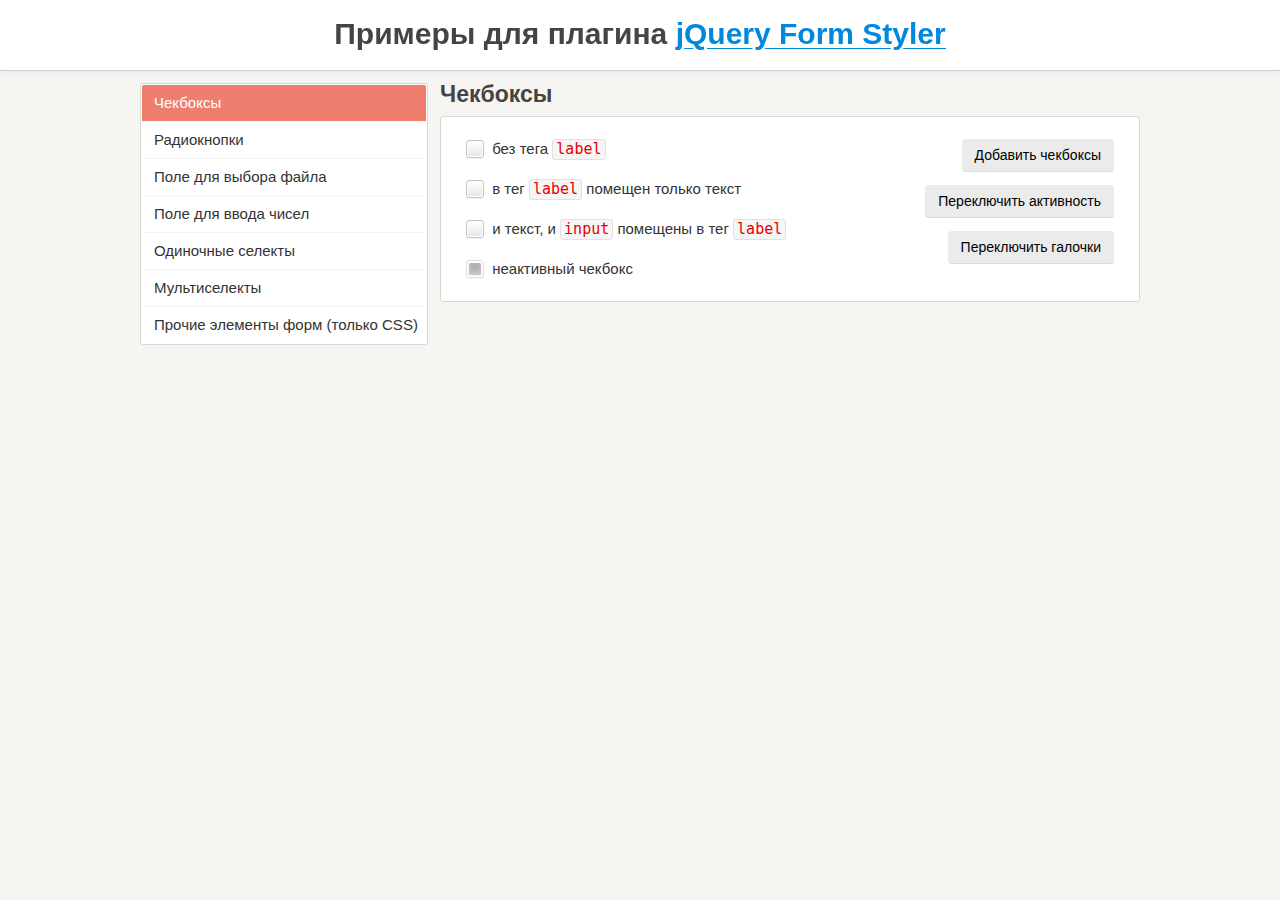
<file: libs/jQueryFormStyler-master/demo/index.html>
<!DOCTYPE html>
<html>
<head>
	<meta charset="utf-8" />
	<meta name="viewport" content="width=device-width, initial-scale=1.0" />
	<title>Примеры для плагина jQuery Form Styler</title>
	<link href="demo.css" rel="stylesheet" />
	<link href="../jquery.formstyler.css" rel="stylesheet" />
	<script src="http://ajax.googleapis.com/ajax/libs/jquery/1.11.3/jquery.min.js"></script>
	<script src="../jquery.formstyler.js"></script>
	<script>
		(function($) {
		$(function() {
			$('input, select').styler({
				selectSearch: true
			});
		});
		})(jQuery);
	</script>
	<script src="demo.js"></script>
</head>

<body>

<h1>Примеры для плагина <a href="http://dimox.name/jquery-form-styler/">jQuery Form Styler</a></h1>

<form method="post">
<div class="wrapper">

	<ul class="menu">
		<li class="current" data-hash="checkbox">Чекбоксы</li>
		<li data-hash="radio">Радиокнопки</li>
		<li data-hash="file">Поле для выбора файла</li>
		<li data-hash="number">Поле для ввода чисел</li>
		<li data-hash="select">Одиночные селекты</li>
		<li data-hash="multiselect">Мультиселекты</li>
		<li data-hash="css">Прочие элементы форм (только CSS)</li>
	</ul>

	<div class="content">

		<div class="box visible">
			<h2>Чекбоксы</h2>

			<div class="section lh">
				<div class="buttons">
					<button type="submit" class="button  add-checkbox">Добавить чекбоксы</button>
					<button type="submit" class="button  disable-input">Переключить активность</button>
					<button type="submit" class="button  check">Переключить галочки</button>
				</div>
				<input type="checkbox" /> без тега <code>label</code><br />
				<span id="r"><input type="checkbox" id="checkbox1" /></span> <label for="checkbox1"> в тег <code>label</code> помещен только текст</label><br />
				<label><input type="checkbox" /> и текст, и <code>input</code> помещены в тег <code>label</code></label><br />
				<label><input type="checkbox" disabled checked /> неактивный чекбокс</label>
			</div><!-- .section -->
		</div><!-- .box -->

		<div class="box">
			<h2>Радиокнопки</h2>

			<div class="section lh">
				<div class="buttons">
					<button type="submit" class="button  add-radio">Добавить радиокнопки</button>
					<button type="submit" class="button  disable-input">Переключить активность</button>
				</div>
				<input type="radio" name="radio" /> без тега <code>label</code><br />
				<input type="radio" name="radio" id="radio1" /> <label for="radio1"> в тег <code>label</code> помещен только текст</label><br />
				<label><input type="radio" name="radio" /> и текст, и <code>input</code> помещены в тег <code>label</code></label><br />
				<label><input type="radio" name="radio" disabled /> неактивная радиокнопка</label>
			</div><!-- .section -->
		</div><!-- .box -->

		<div class="box">
			<h2>Поле для выбора файла</h2>

			<div class="section">
				<div class="buttons">
					<button type="submit" class="button  add-file">Добавить поле</button>
					<button type="submit" class="button  disable-input">Переключить активность</button>
				</div>
				<input type="file" />
			</div><!-- .section -->
		</div><!-- .box -->

		<div class="box">
			<h2>Поле для ввода чисел</h2>

			<div class="section">
				<div class="buttons">
					<button type="submit" class="button  add-number">Добавить поле</button>
					<button type="submit" class="button  disable-input">Переключить активность</button>
				</div>
				<p>Поле без атрибутов.</p>
				<input type="number" />
			</div><!-- .section -->

			<div class="section">
				<p>Поле с атрибутами <code>min="0" max="100" step="5"</code>.</p>
				<input type="number" min="0" max="100" step="5" />
			</div><!-- .section -->

			<div class="section  number-plus-minus">
			<p>Другой вид переключателей.</p>
				<input type="number" />
			</div><!-- .section -->
		</div><!-- .box -->

		<div class="box">

			<h2>Одиночные селекты</h2>

			<p style="color: #43C617">По умолчанию ширина селекта на этой странице установлена 250 пикселей.</p>

			<div class="section">
				<div class="buttons">
					<button type="submit" class="button  add-select">Добавить селект</button>
					<button type="submit" class="button  add-options">Добавить пункты в список</button>
					<button type="submit" class="button  disable-select">Переключить активность селекта</button>
					<button type="submit" class="button  disable-options">Переключить активность пунктов</button>
				</div>
				<p><strong>Простой селект</strong> с несколькими пунктами, <br />один из них неактивный.</p>
				<select>
					<option>-- Выберите --</option>
					<option>Пункт 1</option>
					<option>Пункт 2</option>
					<option disabled>Пункт 3</option>
					<option>Пункт 4</option>
					<option>Пункт 5</option>
				</select>
			</div><!-- .section -->

			<div class="section">

				<p>Селект <strong>без заданной ширины</strong>, имеющий пункт <strong>с длинным текстом</strong>.</p>
				<select class="width-auto">
					<option>-- Выберите --</option>
					<option>Пункт 1</option>
					<option>Пункт 2</option>
					<option>Какой-то пункт с очень-очень-очень длинным-длинным-длинным текстом</option>
					<option>Пункт 4</option>
					<option>Пункт 5</option>
				</select>

				<br /><br />

				<p>Селект <strong>с шириной 200 пикселей</strong>, имеющий пункт <strong>с длинным текстом</strong>.</p>
				<select class="width-200">
					<option>-- Выберите --</option>
					<option>Пункт 1</option>
					<option>Пункт 2</option>
					<option>Какой-то пункт с очень-очень-очень длинным-длинным-длинным текстом</option>
					<option>Пункт 4</option>
					<option>Пункт 5</option>
				</select>

			</div><!-- .section -->

			<div class="section">

				<div class="sec maxheight">
					<p>Выпадающий список этого селекта <br /><strong>органичен по высоте</strong>.</p>
					<select>
						<option>-- Выберите --</option>
						<option>Пункт 1</option>
						<option>Пункт 2</option>
						<option>Пункт 3</option>
						<option>Пункт 4</option>
						<option>Пункт 5</option>
						<option>Пункт 6</option>
						<option>Пункт 7</option>
						<option>Пункт 8</option>
						<option>Пункт 9</option>
						<option>Пункт 10</option>
						<option>Пункт 11</option>
						<option>Пункт 12</option>
						<option>Пункт 13</option>
						<option>Пункт 14</option>
						<option>Пункт 15</option>
						<option>Пункт 16</option>
						<option>Пункт 17</option>
						<option>Пункт 18</option>
						<option>Пункт 19</option>
						<option>Пункт 20</option>
						<option>Пункт 21</option>
						<option>Пункт 22</option>
						<option>Пункт 23</option>
						<option>Пункт 24</option>
						<option>Пункт 25</option>
						<option>Пункт 26</option>
						<option>Пункт 27</option>
						<option>Пункт 28</option>
						<option>Пункт 29</option>
						<option>Пункт 30</option>
					</select>
				</div><!-- .sec -->

				<div class="sec">
					<p>Селект <strong>с длинным списком</strong>, не ограниченным максимальной высотой.</p>
					<select>
						<option>-- Выберите --</option>
						<option>Пункт 1</option>
						<option>Пункт 2</option>
						<option>Пункт 3</option>
						<option>Пункт 4</option>
						<option>Пункт 5</option>
						<option>Пункт 6</option>
						<option>Пункт 7</option>
						<option>Пункт 8</option>
						<option>Пункт 9</option>
						<option>Пункт 10</option>
						<option>Пункт 11</option>
						<option>Пункт 12</option>
						<option>Пункт 13</option>
						<option>Пункт 14</option>
						<option>Пункт 15</option>
						<option>Пункт 16</option>
						<option>Пункт 17</option>
						<option>Пункт 18</option>
						<option>Пункт 19</option>
						<option>Пункт 20</option>
						<option>Пункт 21</option>
						<option>Пункт 22</option>
						<option>Пункт 23</option>
						<option>Пункт 24</option>
						<option>Пункт 25</option>
						<option>Пункт 26</option>
						<option>Пункт 27</option>
						<option>Пункт 28</option>
						<option>Пункт 29</option>
						<option>Пункт 30</option>
						<option>Пункт 31</option>
						<option>Пункт 32</option>
						<option>Пункт 33</option>
						<option>Пункт 34</option>
						<option>Пункт 35</option>
						<option>Пункт 36</option>
						<option>Пункт 37</option>
						<option>Пункт 38</option>
						<option>Пункт 39</option>
						<option>Пункт 40</option>
						<option>Пункт 41</option>
						<option>Пункт 42</option>
						<option>Пункт 43</option>
						<option>Пункт 44</option>
						<option>Пункт 45</option>
						<option>Пункт 46</option>
						<option>Пункт 47</option>
						<option>Пункт 48</option>
						<option>Пункт 49</option>
						<option>Пункт 50</option>
						<option>Пункт 51</option>
						<option>Пункт 52</option>
						<option>Пункт 53</option>
						<option>Пункт 54</option>
						<option>Пункт 55</option>
						<option>Пункт 56</option>
						<option>Пункт 57</option>
						<option>Пункт 58</option>
						<option>Пункт 59</option>
						<option>Пункт 60</option>
						<option>Пункт 61</option>
						<option>Пункт 62</option>
						<option>Пункт 63</option>
						<option>Пункт 64</option>
						<option>Пункт 65</option>
						<option>Пункт 66</option>
						<option>Пункт 67</option>
						<option>Пункт 68</option>
						<option>Пункт 69</option>
						<option>Пункт 70</option>
						<option>Пункт 71</option>
						<option>Пункт 72</option>
						<option>Пункт 73</option>
						<option>Пункт 74</option>
						<option>Пункт 75</option>
						<option>Пункт 76</option>
						<option>Пункт 77</option>
						<option>Пункт 78</option>
						<option>Пункт 79</option>
						<option>Пункт 80</option>
						<option>Пункт 81</option>
						<option>Пункт 82</option>
						<option>Пункт 83</option>
						<option>Пункт 84</option>
						<option>Пункт 85</option>
						<option>Пункт 86</option>
						<option>Пункт 87</option>
						<option>Пункт 88</option>
						<option>Пункт 89</option>
						<option>Пункт 90</option>
						<option>Пункт 91</option>
						<option>Пункт 92</option>
						<option>Пункт 93</option>
						<option>Пункт 94</option>
						<option>Пункт 95</option>
						<option>Пункт 96</option>
						<option>Пункт 97</option>
						<option>Пункт 98</option>
						<option>Пункт 99</option>
						<option>Пункт 100</option>
					</select>
				</div><!-- .sec -->

			</div><!-- .section -->

			<div class="section">

				<div class="sec">
					<p>Проверяем, правильное ли значение передается при изменении. У оригинального селекта прописано: <code>onchange="alert(this.value)"</code>.</p>
					<select onchange="alert(this.value)">
						<option>-- Выберите --</option>
						<option>Пункт 1</option>
						<option>Пункт 2</option>
						<option>Пункт 3</option>
						<option>Пункт 4</option>
						<option>Пункт 5</option>
					</select>
				</div><!-- .sec -->

				<div class="sec">
					<p>Селект <strong>с замещающим текстом</strong> (placeholder). Текст "-- Выберите --" задан не через тег <code>option</code>, а через атрибут <code>data-placeholder</code>.</p>
					<select data-placeholder="-- Выберите --">
						<option label="-"></option>
						<option>Пункт 1</option>
						<option>Пункт 2</option>
						<option>Пункт 3</option>
						<option>Пункт 4</option>
						<option>Пункт 5</option>
					</select>
				</div><!-- .sec -->

			</div><!-- .section -->

			<div class="section">

				<div class="sec">
					<p>Селект <strong>с группировкой пунктов</strong> <br />(используется тег <code>optgroup</code>), один из них неактивный.</p>
					<select>
						<option>-- Выберите --</option>
						<optgroup label="Группа 1">
							<option>Пункт 1.1</option>
							<option>Пункт 1.2</option>
							<option>Пункт 1.3</option>
						</optgroup>
						<optgroup label="Группа 2">
							<option>Пункт 2.1</option>
							<option disabled>Пункт 2.2</option>
							<option>Пункт 2.3</option>
						</optgroup>
					</select>
				</div><!-- .sec -->

				<div class="sec">
					<p>Селект с выделением групп <strong>разными цветами</strong> (указаны классы <code>.color1</code> и <code>.color2</code> для <code>optgroup</code>).</p>
					<select>
						<option>-- Выберите --</option>
						<optgroup label="Группа 1" class="color1">
							<option>Пункт 1.1</option>
							<option>Пункт 1.2</option>
							<option>Пункт 1.3</option>
						</optgroup>
						<optgroup label="Группа 2" class="color2">
							<option>Пункт 2.1</option>
							<option>Пункт 2.2</option>
							<option>Пункт 2.3</option>
						</optgroup>
					</select>
				</div><!-- .sec -->

			</div><!-- .section -->

			<div class="section">

				<div class="sec showChanged">
					<p>Показываем, что селект изменен, используя класс <code>.changed</code> (появляется зеленая обводка).</p>
					<select>
						<option>-- Выберите --</option>
						<option>Пункт 1</option>
						<option>Пункт 2</option>
						<option>Пункт 3</option>
						<option>Пункт 4</option>
						<option>Пункт 5</option>
					</select>
				</div><!-- .sec -->

				<div class="sec lang">
					<p>Класс, указаннный для <code>option</code>, передается свернутом селекту, благодаря чему мы в нем видим флаг.</p>
					<select>
						<option>-- Выберите язык --</option>
						<option class="lang-en">Английский</option>
						<option class="lang-es">Испанский</option>
						<option class="lang-de">Немецкий</option>
						<option class="lang-ru">Русский</option>
						<option class="lang-fr">Французский</option>
					</select>
				</div><!-- .sec -->

			</div><!-- .section -->

			<br /><br /><br /><br /><br /><br /><br /><br /><br /><br />

		</div><!-- .box -->

		<div class="box">

			<h2>Мультиселекты</h2>

			<div class="section">
				<div class="buttons">
					<button type="submit" class="button  add-select  multiple">Добавить селект</button>
					<button type="submit" class="button  add-options">Добавить пункты в список</button>
					<button type="submit" class="button  disable-select">Переключить активность селекта</button>
					<button type="submit" class="button  disable-options">Переключить активность пунктов</button>
				</div>
				<p><strong>Мультиселект</strong>, один из пунктов неактивный, <br />параметр <code>size</code> не указан.</p>
				<select multiple>
					<option>-- Выберите --</option>
					<option>Пункт 1</option>
					<option>Пункт 2</option>
					<option disabled>Пункт 3</option>
					<option>Пункт 4</option>
					<option>Пункт 5</option>
				</select>
			</div><!-- .section -->

			<div class="section">
				<p>Мультиселект <strong>с параметром</strong> <code>size</code> <strong>равным</strong> <code>6</code> и <strong>с заданной шириной</strong> (400 пикселей).</p>
				<select multiple size="6" class="width-400">
					<option>-- Выберите один или несколько пунктов --</option>
					<option>Пункт 1</option>
					<option>Пункт 2</option>
					<option>Пункт 3</option>
					<option>Пункт 4</option>
					<option>Пункт 5</option>
				</select>
			</div><!-- .section -->

			<div class="section">

				<div class="sec">
					<p>Мультиселект <strong>с группировкой пунктов</strong> (используется тег <code>optgroup</code>), один из них неактивный.</p>
					<select multiple size="9">
						<option>-- Выберите --</option>
						<optgroup label="Группа 1">
							<option>Пункт 1.1</option>
							<option>Пункт 1.2</option>
							<option>Пункт 1.3</option>
						</optgroup>
						<optgroup label="Группа 2">
							<option>Пункт 2.1</option>
							<option disabled>Пункт 2.2</option>
							<option>Пункт 2.3</option>
						</optgroup>
					</select>
				</div><!-- .sec -->

				<div class="sec">
					<p>Мультиселект с выделением групп <strong>разными цветами</strong> (указаны классы <code>.color1</code> и <code>.color2</code> для <code>optgroup</code>).</p>
					<select multiple size="9">
						<option>-- Выберите --</option>
						<optgroup label="Группа 1" class="color1">
							<option>Пункт 1.1</option>
							<option>Пункт 1.2</option>
							<option>Пункт 1.3</option>
						</optgroup>
						<optgroup label="Группа 2" class="color2">
							<option>Пункт 2.1</option>
							<option>Пункт 2.2</option>
							<option>Пункт 2.3</option>
						</optgroup>
					</select>
				</div><!-- .sec -->

			</div><!-- .section -->

		</div><!-- .box -->

		<div class="box">

			<h2>Прочие элементы форм (только CSS)</h2>

			<div class="section css">
				<p>Стилизация данных элементов <strong>не требует наличия плагина</strong>.</p>

				<input class="styler" type="text" size="60" placeholder="Однострочное текстовое поле..." /> <code>&lt;input type="text"></code>

				<input class="styler" type="password" size="60" placeholder="Поле для ввода пароля..." /> <code>&lt;input type="password"></code>

				<textarea class="styler" cols="60" rows="5" placeholder="Многострочное текстовое поле..."></textarea> <code>&lt;textarea>&lt;/textarea></code><br />

				<input class="styler" type="button" value="Кнопка" /> <code>&lt;input type="button"></code><br />

				<button class="styler" type="submit">Кнопка</button> <code>&lt;button>&lt;/button></code><br />

				<input class="styler" type="reset" value="Сброс" /> <code>&lt;input type="reset"></code><br />

				<input class="styler" type="button" value="Кнопка неактивная" disabled /> <code>&lt;input type="button" disabled></code><br />
				<button class="styler" type="submit" disabled>Кнопка неактивная</button> <code>&lt;button disabled>&lt;/button></code>

			</div><!-- .section -->

		</div><!-- .box -->

	</div><!-- .content -->

</div><!-- .wrapper -->
</form>

</body>
</html>
</file>
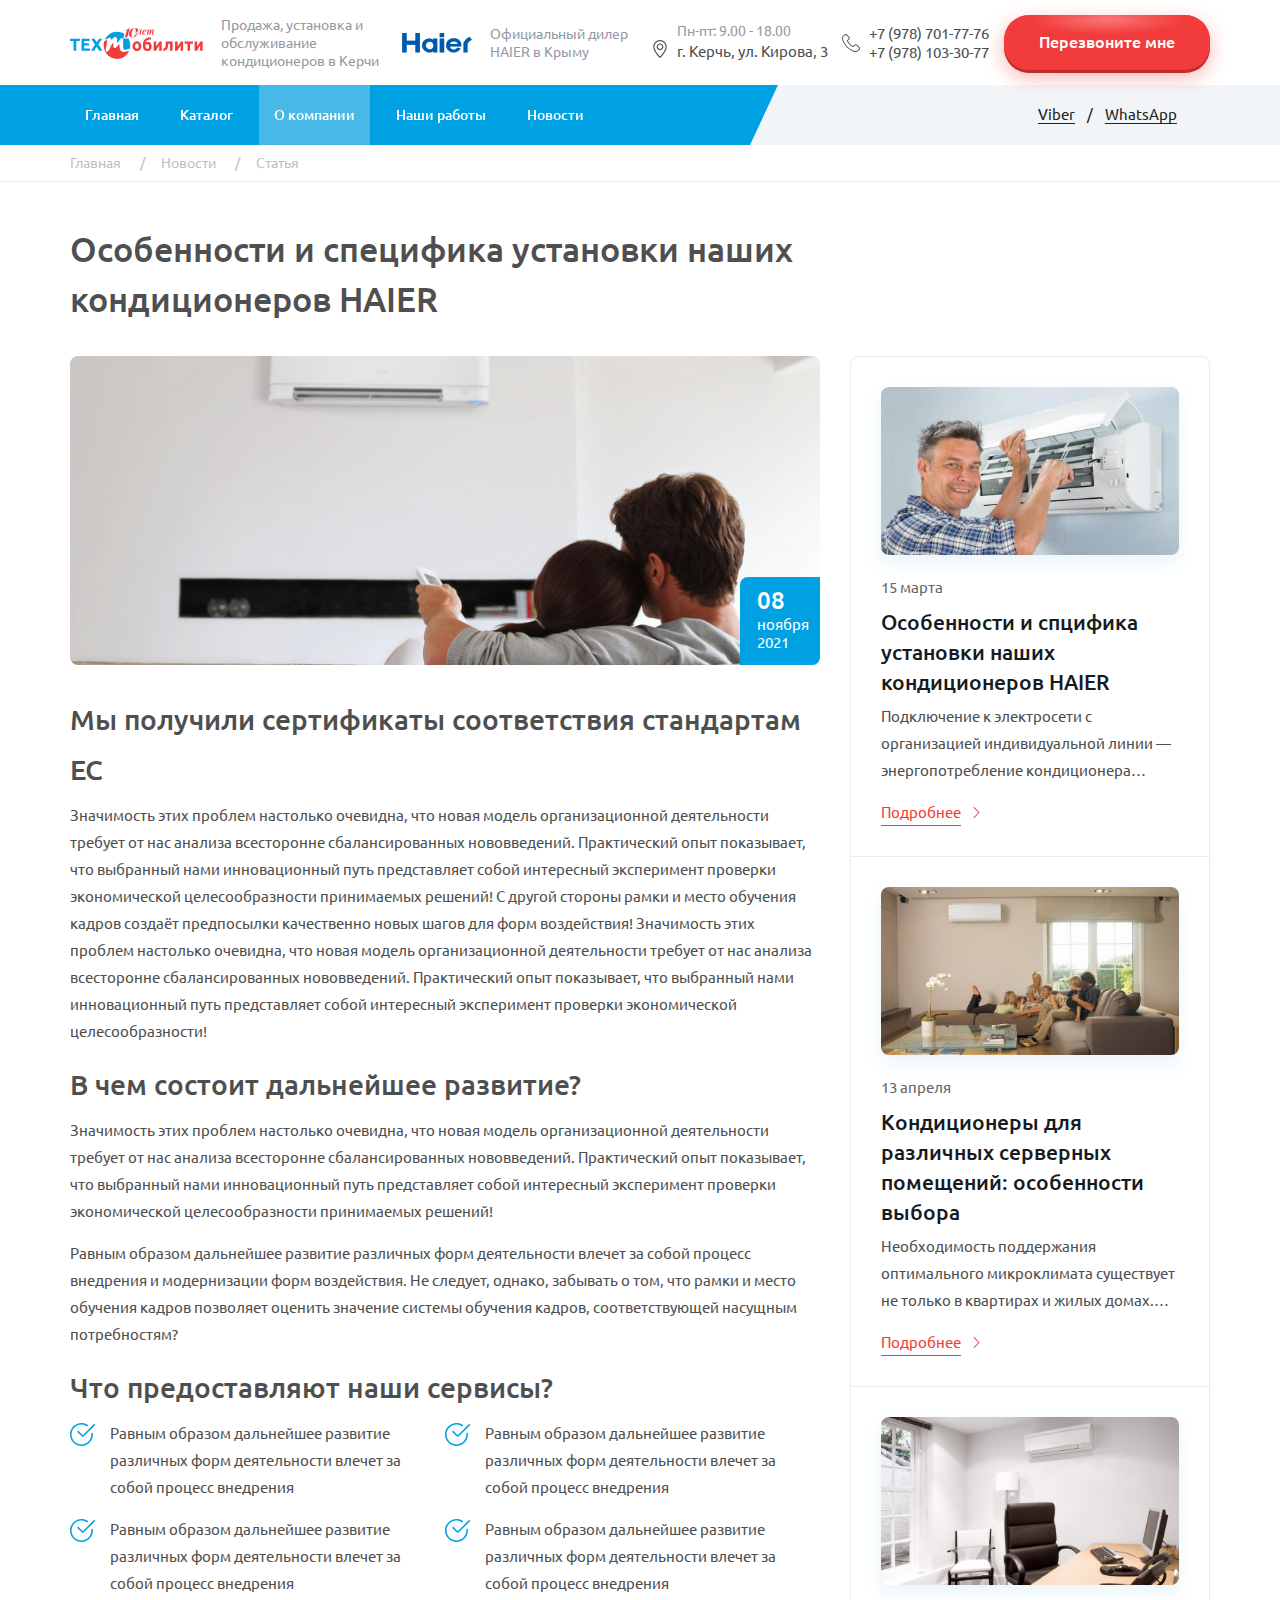
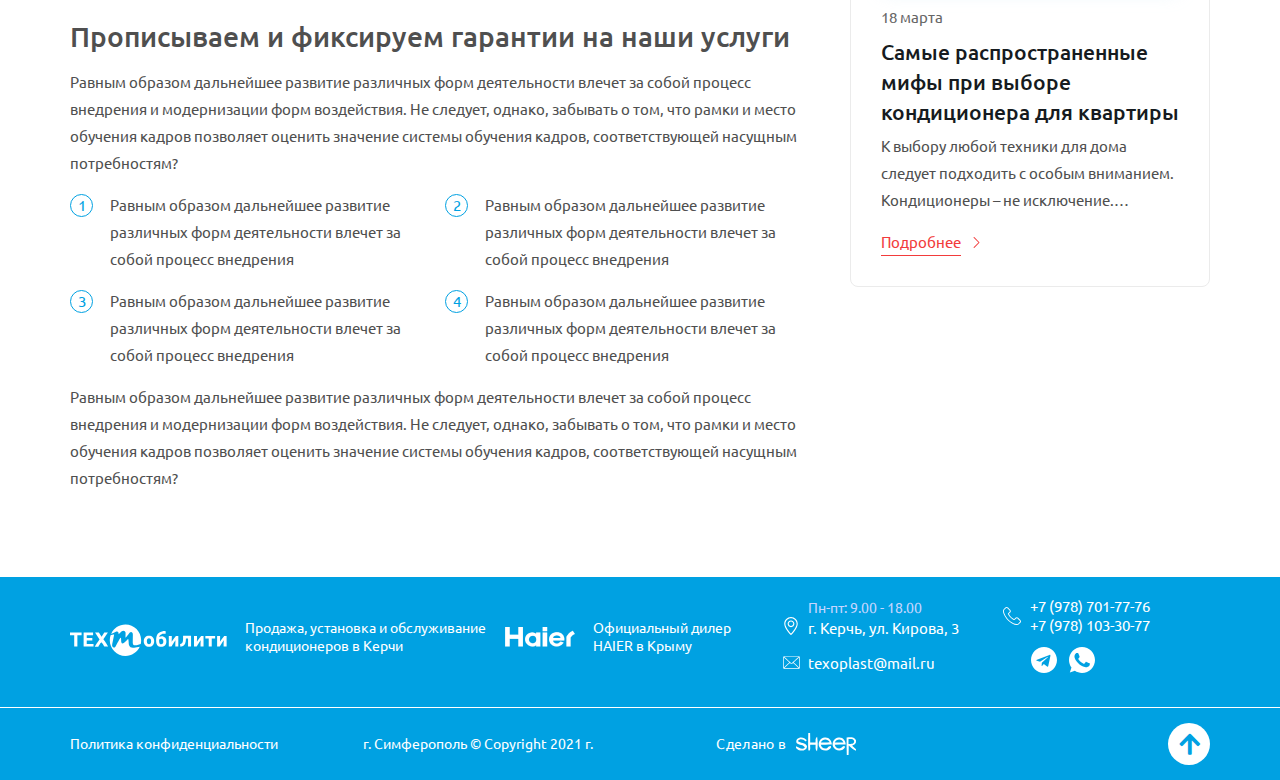
<file: article.html>
<!DOCTYPE html>
<!--[if lt IE 7]><html lang="ru" class="lt-ie9 lt-ie8 lt-ie7"><![endif]-->
<!--[if IE 7]><html lang="ru" class="lt-ie9 lt-ie8"><![endif]-->
<!--[if IE 8]><html lang="ru" class="lt-ie9"><![endif]-->
<!--[if gt IE 8]><!-->
<html lang="ru">
<!--<![endif]-->
<head>
	<meta charset="utf-8" />
	<title>Заголовок</title>
	<meta name="description" content="" />
	<meta http-equiv="X-UA-Compatible" content="IE=edge" />
	<meta name="viewport" content="width=device-width, initial-scale=1.0" />
	<link rel="shortcut icon" href="favicon.png" />
	<link rel="stylesheet" href="libs/bootstrap/bootstrap-grid.css" />
	<link rel="stylesheet" href="libs/fontawesome-free-5.12.0-web/css/all.min.css" />
	<link rel="stylesheet" href="libs/ion.rangeSlider-master/css/ion.rangeSlider.min.css" />
	<link rel="stylesheet" href="libs/fancybox/jquery.fancybox.css" />
	<link rel="stylesheet" href="libs/slick-1.5.9/slick/slick.css" />
	<link rel="stylesheet" href="libs/slick-1.5.9/slick/slick-theme.css" />
	<link rel="stylesheet" href="css/fonts.css" />
	<link rel="stylesheet" href="css/main.css?ver=1.3" />
	<link rel="stylesheet" href="css/media.css?ver=1.3" />
</head>
<body>

	<div class="wrapper">

		<header class="header">
			<div class="container"> 
				<div class="header__top">
					<div class="logo-wrap">
						<a href="#" class="logo">
							<img src="img/logo.svg" alt="alt">
						</a>
						<div class="logo-descr">Продажа, установка и обслуживание кондиционеров в Керчи</div>
					</div>
					<div class="dealer-info">
						<div class="dealer-info__icon">
							<img src="img/dealer.png" alt="alt">
						</div>
						<div class="logo-descr">Официальный дилер HAIER в Крыму</div>
					</div>
					<div class="contacts-info">
						<p>Пн-пт: 9.00 - 18.00</p>
						<div class="item-location">г. Керчь, ул. Кирова, 3</div>
					</div>
					<div class="phones-wrap">
						<a href="tel:+79787017776">+7 (978) 701-77-76</a>
						<a href="tel:+79781033077">+7 (978) 103-30-77</a>
					</div>
					<a href="#callback" class="btn-main fancybox"><span>Перезвоните мне</span></a>
					<span class="btn_nav">
						<span class='sandwich'>
							<span class='sw-topper'></span>
							<span class='sw-bottom'></span>
							<span class='sw-footer'></span>
						</span>
					</span>
				</div>
			</div> 
			<div class="header-bottom">
				<div class="container">
					<div class="header-bottom__wrap">
						<ul class="menu">
							<li><a href="#">Главная</a></li>
							<li><a href="#">Каталог</a></li>
							<li class="active"><a href="#">О компании</a></li>
							<li><a href="#">Наши работы</a></li>
							<li><a href="#">Новости</a></li>
						</ul>
						<ul class="list-social">
							<li><a href="#">Viber</a><span>/</span></li>
							<li><a href="#">WhatsApp</a></li>
						</ul>
					</div>
				</div>
			</div>
			<div class="menu-mobile">
				<ul class="menu">
					<li><a href="#">Главная</a></li>
					<li><a href="#">Каталог</a></li>
					<li class="active"><a href="#">О компании</a></li>
					<li><a href="#">Наши работы</a></li>
					<li><a href="#">Новости</a></li>
				</ul>
				<div class="menu-mobile__bottom">
					<ul class="list-social">
						<li><a href="#">Viber</a><span>/</span></li>
						<li><a href="#">WhatsApp</a></li>
					</ul>
					<div class="contacts-info">
						<p>Пн-пт: 9.00 - 18.00</p>
						<div class="item-location">г. Керчь, ул. Кирова, 3</div>
					</div>
					<div class="phones-wrap">
						<a href="tel:+79787017776">+7 (978) 701-77-76</a>
						<a href="tel:+79781033077">+7 (978) 103-30-77</a>
					</div>
					<a href="#callback" class="btn-main fancybox"><span>Перезвоните мне</span></a>
				</div>
			</div>
		</header>

		<div class="top-section">
			<div class="container">
				<ul class="breadcumbs">
					<li><a href="#">Главная</a><span> /</span></li>
					<li><a href="#">Новости</a><span> /</span></li>
					<li>Статья</li>
				</ul>
			</div>
		</div>

		<div class="article">
			<div class="container">
				<div class="row">
					<div class="col-lg-8">
						<div class="title-section">Особенности и специфика установки наших кондиционеров HAIER</div>
					</div>
				</div>
				<div class="row">
					<div class="col-lg-8">
						<div class="article__image">
							<img src="img/article.jpg" alt="alt">
							<div class="date-block">
								<strong>08</strong>
								<span>ноября </span>
								<span>2021</span>
							</div>
						</div>
						<div class="title-page">Мы получили сертификаты соответствия стандартам ЕС</div>
						<p>Значимость этих проблем настолько очевидна, что новая модель организационной деятельности требует от нас анализа всесторонне сбалансированных нововведений. Практический опыт показывает, что выбранный нами инновационный путь представляет собой интересный эксперимент проверки экономической целесообразности принимаемых решений! С другой стороны рамки и место обучения кадров создаёт предпосылки качественно новых шагов для форм воздействия! Значимость этих проблем настолько очевидна, что новая модель организационной деятельности требует от нас анализа всесторонне сбалансированных нововведений. Практический опыт показывает, что выбранный нами инновационный путь представляет собой интересный эксперимент проверки экономической целесообразности!</p>
						<div class="title-page">В чем состоит дальнейшее развитие?</div>
						<p>Значимость этих проблем настолько очевидна, что новая модель организационной деятельности требует от нас анализа всесторонне сбалансированных нововведений. Практический опыт показывает, что выбранный нами инновационный путь представляет собой интересный эксперимент проверки экономической целесообразности принимаемых решений! </p>
						<p>Равным образом дальнейшее развитие различных форм деятельности влечет за собой процесс внедрения и модернизации форм воздействия. Не следует, однако, забывать о том, что рамки и место обучения кадров позволяет оценить значение системы обучения кадров, соответствующей насущным потребностям?</p>
						<div class="title-page">Что предоставляют наши сервисы?</div>
						<ul class="list-text">
							<li>Равным образом дальнейшее развитие различных форм деятельности влечет за 
							собой процесс внедрения</li>
							<li>Равным образом дальнейшее развитие различных форм деятельности влечет за собой процесс внедрения</li>
							<li>Равным образом дальнейшее развитие различных форм деятельности влечет за собой процесс внедрения</li>
							<li>Равным образом дальнейшее развитие различных форм деятельности влечет за собой процесс внедрения</li>
						</ul>
						<div class="title-page">Прописываем и фиксируем гарантии на наши услуги</div>
						<p>Равным образом дальнейшее развитие различных форм деятельности влечет за собой процесс внедрения и модернизации форм воздействия. Не следует, однако, забывать о том, что рамки и место обучения кадров позволяет оценить значение системы обучения кадров, соответствующей насущным потребностям?</p>
						<ol class="list-text">
							<li>Равным образом дальнейшее развитие различных форм деятельности влечет за 
							собой процесс внедрения</li>
							<li>Равным образом дальнейшее развитие различных форм деятельности влечет за собой процесс внедрения</li>
							<li>Равным образом дальнейшее развитие различных форм деятельности влечет за собой процесс внедрения</li>
							<li>Равным образом дальнейшее развитие различных форм деятельности влечет за собой процесс внедрения</li>
						</ol>
						<p>Равным образом дальнейшее развитие различных форм деятельности влечет за собой процесс внедрения и модернизации форм воздействия. Не следует, однако, забывать о том, что рамки и место обучения кадров позволяет оценить значение системы обучения кадров, соответствующей насущным потребностям?</p>
					</div>
					<div class="col-lg-4">
						<div class="sidebar-news">
							<div class="item-news">
								<div class="item-news__image">
									<img src="img/news1.jpg" alt="alt">
								</div>
								<div class="item-news__content">
									<div class="item-news__date">15 марта</div>
									<a href="#" class="item-news__title">Особенности и спцифика установки наших кондиционеров HAIER</a>
									<p>Подключение к электросети с организацией индивидуальной линии — энергопотребление кондиционера составляет 2 кВт. Прокладка магистрали наружным (со скрытием в коробе) ...</p>
									<a href="#" class="link-main link-main_more">Подробнее</a>
								</div>
							</div>
							<div class="item-news">
								<div class="item-news__image">
									<img src="img/news2.jpg" alt="alt">
								</div>
								<div class="item-news__content">
									<div class="item-news__date">13 апреля</div>
									<a href="#" class="item-news__title">Кондиционеры для различных серверных помещений: особенности выбора</a>
									<p>Необходимость поддержания оптимального микроклимата существует не только в квартирах и жилых домах. Техника не менее чувствительна к негативным условиям окружающей ...</p>
									<a href="#" class="link-main link-main_more">Подробнее</a>
								</div>
							</div>
							<div class="item-news">
								<div class="item-news__image">
									<img src="img/news3.jpg" alt="alt">
								</div>
								<div class="item-news__content">
									<div class="item-news__date">18 марта</div>
									<a href="#" class="item-news__title">Самые распространенные мифы при выборе кондиционера для квартиры</a>
									<p>К выбору любой техники для дома следует подходить с особым вниманием. Кондиционеры – не исключение. Естественно, перед покупкой лучше всего пообщаться ...</p>
									<a href="#" class="link-main link-main_more">Подробнее</a>
								</div>
							</div>
						</div>
					</div>
				</div>
			</div>
		</div>

		<footer class="footer">
			<div class="container">
				<div class="footer__top">
					<div class="logo-wrap">
						<a href="#" class="logo">
							<img src="img/logo2.svg" alt="alt">
						</a>
						<div class="logo-descr">Продажа, установка и обслуживание кондиционеров в Керчи</div>
					</div>
					<div class="dealer-info">
						<div class="dealer-info__icon">
							<img src="img/dealer2.png" alt="alt">
						</div>
						<div class="logo-descr">Официальный дилер HAIER в Крыму</div>
					</div>
					<div class="contacts-info">
						<p>Пн-пт: 9.00 - 18.00</p>
						<div class="item-location">г. Керчь, ул. Кирова, 3</div>
						<div class="item-mail">texoplast@mail.ru</div>
					</div>
					<div class="footer__right">
						<div class="phones-wrap">
							<a href="tel:+79787017776">+7 (978) 701-77-76</a>
							<a href="tel:+79781033077">+7 (978) 103-30-77</a>
						</div>
						<ul class="social-list">
							<li><a href="#"><img src="img/ic_soc1.svg" alt="alt"></a></li>
							<li><a href="#"><img src="img/ic_soc2.svg" alt="alt"></a></li>
						</ul>
					</div>
				</div>
			</div>
			<div class="footer__bottom">
				<div class="container">
					<div class="row align-items-center">
						<div class="col-lg-3 col-md-6">
							<a href="#">Политика конфиденциальности</a>
						</div>
						<div class="col-lg-3 col-md-6">
							<p>г. Симферополь © Copyright  2021 г.</p>
						</div>
						<div class="col-lg-3 col-md-6">
							<div class="create">Сделано в <img src="img/copy.svg" alt="alt"></div>
						</div>
						<div class="col-lg-3 col-md-6 align_right">
							<a href="#" class="btn_top"><i class="fa fa-arrow-up"></i></a>
						</div>
					</div>
				</div>
			</div>
		</footer>
		
	</div>

	<div id="offer-modal" class="modal-block">
		<div class="block-form block-form_offer">
			<div class="block-form__title">Коммерческое предложение</div>
			<div class="block-form__descr">Получите наше индивидуальное коммерческое предложение, ответив на пару вопросов</div>
			<form>
				<div class="item-select">
					<p>Количесвто помещений:</p>
					<select>
						<option value="1">3 шт.</option>
						<option value="1">4 шт.</option>
						<option value="1">5 шт.</option>
						<option value="1">6 шт.</option>
					</select>
				</div>
				<div class="item-select">
					<p>Общая площадь объекта:</p>
					<select>
						<option value="1">20 м²</option>
						<option value="1">30 м²</option>
						<option value="1">40 м²</option>
						<option value="1">50 м²</option>
					</select>
				</div>
				<div class="item-form">
					<input type="text" placeholder="Ваше имя" required="required">
					<div class="item-form__icon">
						<img src="img/ic_input_user.svg" alt="alt">
					</div>
				</div>
				<div class="item-form">
					<input type="text" placeholder="Ваш номер телефона" class="input-phone" required="required">
					<div class="item-form__icon">
						<img src="img/ic_input_phone.svg" alt="alt">
					</div>
				</div>
				<div class="checkbox-wrap">
					<div class="checkbox">
						<label>
							<input type="checkbox" required="required" checked="checked" />
							<span>Согласие на обработку <a href="#">персональных данных</a></span>
						</label>
					</div>
				</div>
				<button class="btn-main" type="submit"><span>Получить предложение</span></button>
			</form>
		</div>
	</div>

	<div id="callback" class="modal-block">
		<div class="block-form">
			<div class="head-block-wrap">
				<div class="head-block">Бесплатная консультация</div>
			</div>
			<div class="block-form__title">Остались вопросы?</div>
			<div class="block-form__descr">Заполните форму и наш специалист свяжется с вами в течение 15 минут</div>
			<form>
				<div class="item-form">
					<input type="text" placeholder="Ваше имя" required="required">
					<div class="item-form__icon">
						<img src="img/ic_input_user.svg" alt="alt">
					</div>
				</div>
				<div class="item-form">
					<input type="text" placeholder="Ваш номер телефона" class="input-phone" required="required">
					<div class="item-form__icon">
						<img src="img/ic_input_phone.svg" alt="alt">
					</div>
				</div>
				<div class="checkbox-wrap">
					<div class="checkbox">
						<label>
							<input type="checkbox" required="required" checked="checked" />
							<span>Согласие на обработку <a href="#">персональных данных</a></span>
						</label>
					</div>
				</div>
				<button class="btn-main" type="submit"><span>Получить консультацию</span></button>
			</form>
		</div>
	</div>

	<!--[if lt IE 9]>
	<script src="libs/html5shiv/es5-shim.min.js"></script>
	<script src="libs/html5shiv/html5shiv.min.js"></script>
	<script src="libs/html5shiv/html5shiv-printshiv.min.js"></script>
	<script src="libs/respond/respond.min.js"></script>
<![endif]-->
<script src="libs/jquery/jquery-1.11.1.min.js"></script>
<script src="libs/jquery-mousewheel/jquery.mousewheel.min.js"></script> 
<script src="libs/fancybox/jquery.fancybox.pack.js"></script>
<script src="libs/slick-1.5.9/slick/slick.min.js"></script>
<script src="libs/ion.rangeSlider-master/js/ion.rangeSlider.min.js"></script>
<script src="libs/scroll2id/PageScroll2id.min.js"></script>
<script src="libs/mask/jquery.maskedinput.js"></script>
<script src="libs/jQueryFormStyler-master/jquery.formstyler.min.js"></script>
<script src="js/common.js?ver=1.3"></script>
<!-- Yandex.Metrika counter --><!-- /Yandex.Metrika counter -->
<!-- Google Analytics counter --><!-- /Google Analytics counter -->
</body>
</html>
</file>
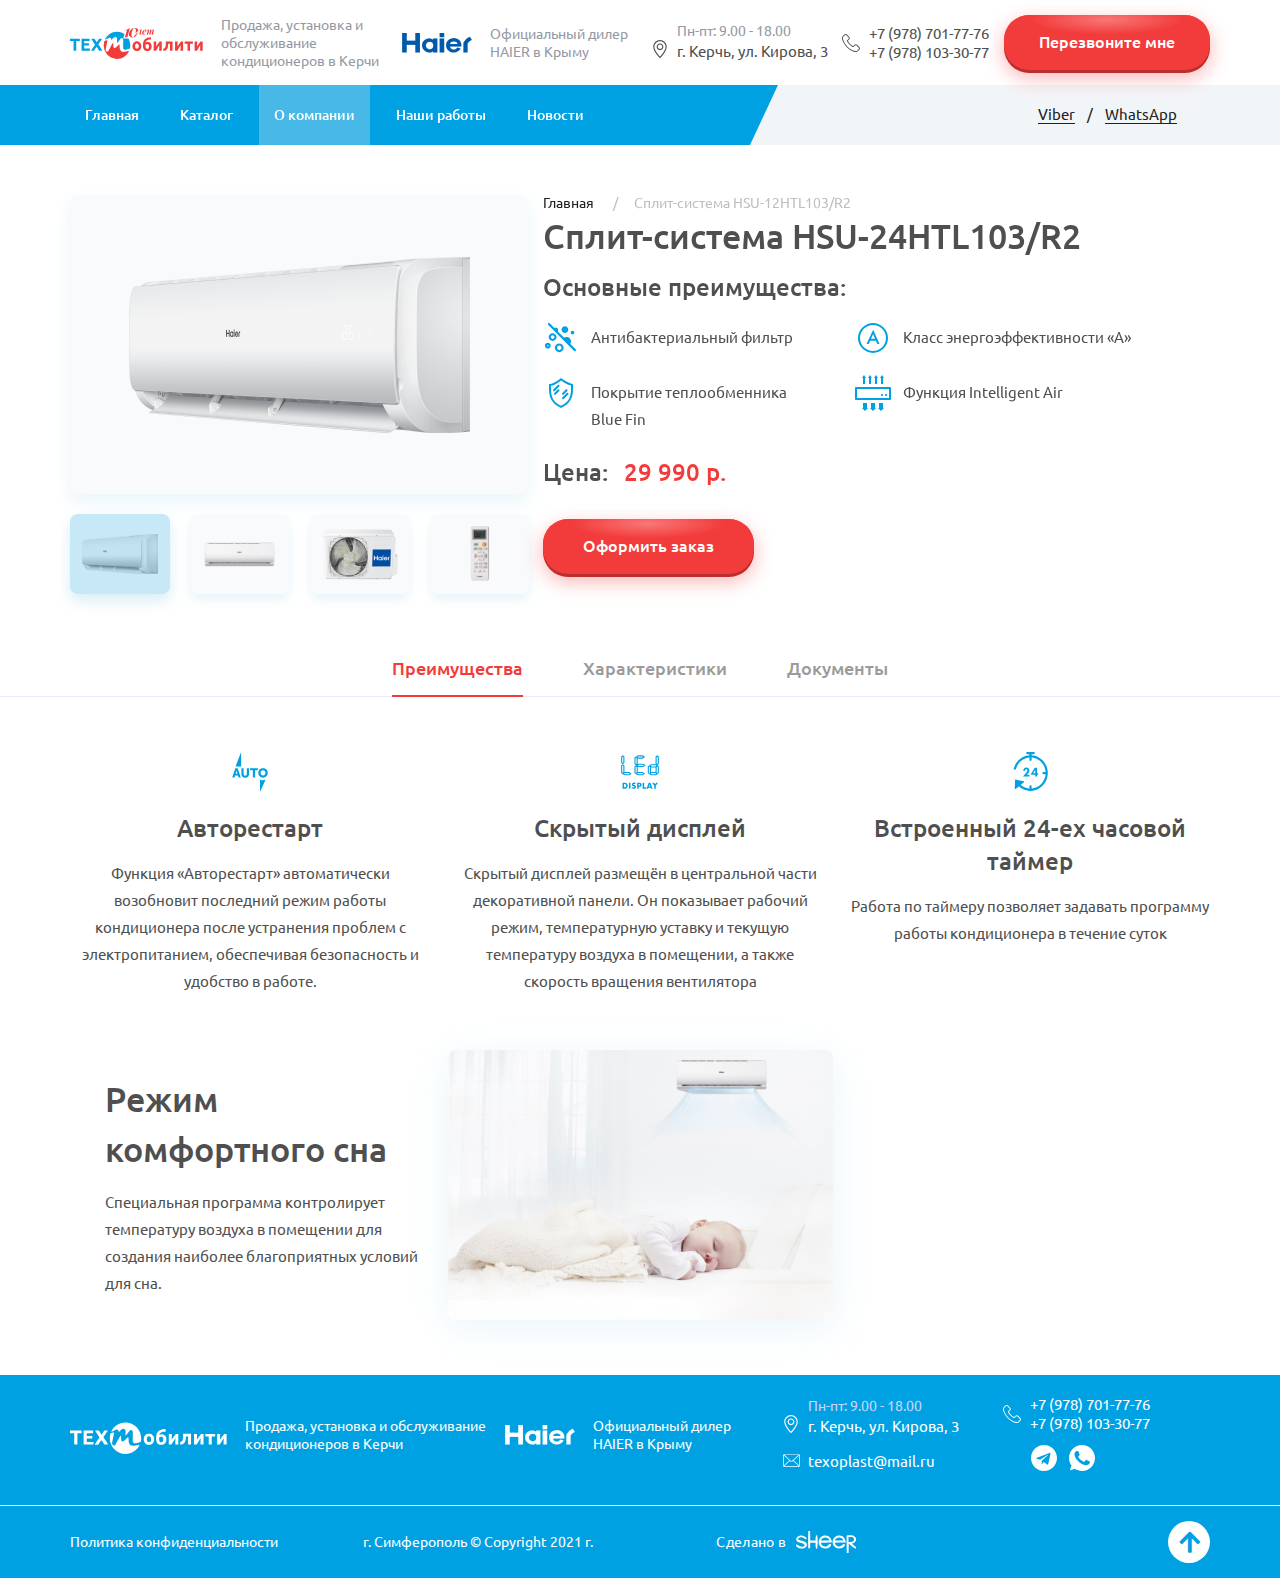
<file: card.html>
<!DOCTYPE html>
<!--[if lt IE 7]><html lang="ru" class="lt-ie9 lt-ie8 lt-ie7"><![endif]-->
<!--[if IE 7]><html lang="ru" class="lt-ie9 lt-ie8"><![endif]-->
<!--[if IE 8]><html lang="ru" class="lt-ie9"><![endif]-->
<!--[if gt IE 8]><!-->
<html lang="ru">
<!--<![endif]-->
<head>
	<meta charset="utf-8" />
	<title>Заголовок</title>
	<meta name="description" content="" />
	<meta http-equiv="X-UA-Compatible" content="IE=edge" />
	<meta name="viewport" content="width=device-width, initial-scale=1.0" />
	<link rel="shortcut icon" href="favicon.png" />
	<link rel="stylesheet" href="libs/bootstrap/bootstrap-grid.css" />
	<link rel="stylesheet" href="libs/fontawesome-free-5.12.0-web/css/all.min.css" />
	<link rel="stylesheet" href="libs/ion.rangeSlider-master/css/ion.rangeSlider.min.css" />
	<link rel="stylesheet" href="libs/fancybox/jquery.fancybox.css" />
	<link rel="stylesheet" href="libs/slick-1.5.9/slick/slick.css" />
	<link rel="stylesheet" href="libs/slick-1.5.9/slick/slick-theme.css" />
	<link rel="stylesheet" href="css/fonts.css" />
	<link rel="stylesheet" href="css/main.css?ver=1.2" />
	<link rel="stylesheet" href="css/media.css?ver=1.2" />
</head>
<body>

	<div class="wrapper">

		<header class="header">
			<div class="container">
				<div class="header__top">
					<div class="logo-wrap">
						<a href="#" class="logo">
							<img src="img/logo.svg" alt="alt">
						</a>
						<div class="logo-descr">Продажа, установка и обслуживание кондиционеров в Керчи</div>
					</div>
					<div class="dealer-info">
						<div class="dealer-info__icon">
							<img src="img/dealer.png" alt="alt">
						</div>
						<div class="logo-descr">Официальный дилер HAIER в Крыму</div>
					</div>
					<div class="contacts-info">
						<p>Пн-пт: 9.00 - 18.00</p>
						<div class="item-location">г. Керчь, ул. Кирова, 3</div>
					</div>
					<div class="phones-wrap">
						<a href="tel:+79787017776">+7 (978) 701-77-76</a>
						<a href="tel:+79781033077">+7 (978) 103-30-77</a>
					</div>
					<a href="#callback" class="btn-main fancybox"><span>Перезвоните мне</span></a>
					<span class="btn_nav">
						<span class='sandwich'>
							<span class='sw-topper'></span>
							<span class='sw-bottom'></span>
							<span class='sw-footer'></span>
						</span>
					</span>
				</div>
			</div> 
			<div class="header-bottom">
				<div class="container">
					<div class="header-bottom__wrap">
						<ul class="menu">
							<li><a href="#">Главная</a></li>
							<li><a href="#">Каталог</a></li>
							<li class="active"><a href="#">О компании</a></li>
							<li><a href="#">Наши работы</a></li>
							<li><a href="#">Новости</a></li>
						</ul>
						<ul class="list-social">
							<li><a href="#">Viber</a><span>/</span></li>
							<li><a href="#">WhatsApp</a></li>
						</ul>
					</div>
				</div>
			</div>
			<div class="menu-mobile">
				<ul class="menu">
					<li><a href="#">Главная</a></li>
					<li><a href="#">Каталог</a></li>
					<li class="active"><a href="#">О компании</a></li>
					<li><a href="#">Наши работы</a></li>
					<li><a href="#">Новости</a></li>
				</ul>
				<div class="menu-mobile__bottom">
					<ul class="list-social">
						<li><a href="#">Viber</a><span>/</span></li>
						<li><a href="#">WhatsApp</a></li>
					</ul>
					<div class="contacts-info">
						<p>Пн-пт: 9.00 - 18.00</p>
						<div class="item-location">г. Керчь, ул. Кирова, 3</div>
					</div>
					<div class="phones-wrap">
						<a href="tel:+79787017776">+7 (978) 701-77-76</a>
						<a href="tel:+79781033077">+7 (978) 103-30-77</a>
					</div>
					<a href="#callback" class="btn-main fancybox"><span>Перезвоните мне</span></a>
				</div>
			</div>
		</header>

		<div class="card">
			<div class="container">
				<ul class="breadcumbs breadcumbs_mob">
					<li><a href="#">Главная</a><span> /</span></li>
					<li>Сплит-система HSU-12HTL103/R2</li>
				</ul>
				<div class="row">
					<div class="col-lg-5">
						<div class="card__sliders">
							<ul class="slider-for">
								<li>
									<div class="slider-for__item">
										<img src="img/slide_for1.png" alt="alt">
									</div>
								</li>
								<li>
									<div class="slider-for__item">
										<img src="img/slide_for2.png" alt="alt">
									</div>
								</li>
								<li>
									<div class="slider-for__item">
										<img src="img/slide_for3.png" alt="alt">
									</div>
								</li>
								<li>
									<div class="slider-for__item">
										<img src="img/slide_for4.png" alt="alt">
									</div>
								</li>
								<li>
									<div class="slider-for__item">
										<img src="img/slide_for1.png" alt="alt">
									</div>
								</li>
							</ul>
							<ul class="slider-nav">
								<li>
									<div class="slider-nav__item">
										<img src="img/slide_for1.png" alt="alt">
									</div>
								</li>
								<li>
									<div class="slider-nav__item">
										<img src="img/slide_for2.png" alt="alt">
									</div>
								</li>
								<li>
									<div class="slider-nav__item">
										<img src="img/slide_for3.png" alt="alt">
									</div>
								</li>
								<li>
									<div class="slider-nav__item">
										<img src="img/slide_for4.png" alt="alt">
									</div>
								</li>
								<li>
									<div class="slider-nav__item">
										<img src="img/slide_for1.png" alt="alt">
									</div>
								</li>
							</ul>
						</div>
					</div>
					<div class="col-lg-7 col_lr">
						<div class="card__right">
							<ul class="breadcumbs breadcumbs_desctop">
								<li><a href="#">Главная</a><span> /</span></li>
								<li>Сплит-система HSU-12HTL103/R2</li>
							</ul>
							<div class="title-section">Сплит-система HSU-24HTL103/R2</div>
							<div class="title-middle">Основные преимущества:</div>
							<div class="row">
								<div class="col-sm-6">
									<div class="feature-card"><div class="feature-card__icon"><img src="img/ic_feature1.svg" alt="alt"></div>Антибактериальный фильтр</div>
								</div>
								<div class="col-sm-6">
									<div class="feature-card"><div class="feature-card__icon"><img src="img/ic_feature2.svg" alt="alt"></div>Класс энергоэффективности «A»</div>
								</div>
								<div class="col-sm-6">
									<div class="feature-card"><div class="feature-card__icon"><img src="img/ic_feature3.svg" alt="alt"></div>Покрытие теплообменника Blue&nbsp;Fin</div>
								</div>
								<div class="col-sm-6">
									<div class="feature-card"><div class="feature-card__icon"><img src="img/ic_feature4.svg" alt="alt"></div>Функция Intelligent Air</div>
								</div>
							</div>
							<div class="card__price">Цена: <span>29 990 р.</span></div>
							<a href="#" class="btn-main"><span>Оформить заказ</span></a>
						</div>
					</div>
				</div>
			</div>
		</div>

		<div class="info-card">
			<ul class="tabs-card">
				<li class="active"><a href="#tab_card1">Преимущества</a></li>
				<li><a href="#tab_card2">Характеристики</a></li>
				<li><a href="#tab_card3">Документы</a></li>
			</ul>
			<div class="container">
				<div class="tab-container-card">
					<div class="tab-pane-card" id="tab_card1">
						<div class="row">
							<div class="col-lg-4">
								<div class="advantage-card">
									<div class="advantage-card__icon">
										<img src="img/avd_card1.svg" alt="alt">
									</div>
									<div class="title-middle">Авторестарт</div>
									<p>Функция «Авторестарт» автоматически возобновит последний режим работы кондиционера после устранения проблем с электропитанием, обеспечивая безопасность и удобство в работе.</p>
								</div>
							</div>
							<div class="col-lg-4">
								<div class="advantage-card">
									<div class="advantage-card__icon">
										<img src="img/avd_card2.svg" alt="alt">
									</div>
									<div class="title-middle">Скрытый дисплей</div>
									<p>Скрытый дисплей размещён в центральной части декоративной панели. Он показывает рабочий режим, температурную уставку и текущую температуру воздуха в помещении, а также скорость вращения вентилятора</p>
								</div>
							</div>
							<div class="col-lg-4">
								<div class="advantage-card">
									<div class="advantage-card__icon">
										<img src="img/avd_card3.svg" alt="alt">
									</div>
									<div class="title-middle">Встроенный 24-ех часовой таймер</div>
									<p>Работа по таймеру позволяет задавать программу работы кондиционера в течение суток</p>
								</div>
							</div>
						</div>
						<div class="row info-card__bottom">
							<div class="col-lg-4">
								<div class="advantage-big">
									<div class="title-section">Режим комфортного сна</div>
									<p>Специальная программа контролирует температуру воздуха в помещении для создания наиболее благоприятных условий для сна.</p>
								</div>
							</div>
							<div class="col-lg-4 col_lr">
								<div class="image-advantage">
									<img src="img/img_avd.jpg" alt="alt">
								</div>
							</div>
						</div>
					</div>
					<div class="tab-pane-card" id="tab_card2">
						<div class="row">
							<div class="col-xl-8 offset-xl-2 col-lg-10 offset-lg-1">
								<div class="item-question">
									<div class="item-question__head">Производительность <i class="fal fa-chevron-down"></i></div>
									<div class="item-question__content">
										<div class="simple-table">
											<table>
												<tbody>
													<tr>
														<td>Охлаждение, Вт</td>
														<td>5200 (1400 ~ 6000)</td>
													</tr>
													<tr>
														<td>Нагрев, Вт	</td>
														<td>6000 (1400 ~ 6900)</td>
													</tr>
												</tbody>
											</table>
										</div>
									</div>
								</div>
								<div class="item-question">
									<div class="item-question__head">Электрические характеристики <i class="fal fa-chevron-down"></i></div>
									<div class="item-question__content">
										<div class="simple-table">
											<table>
												<tbody>
													<tr>
														<td>Охлаждение, Вт</td>
														<td>5200 (1400 ~ 6000)</td>
													</tr>
													<tr>
														<td>Нагрев, Вт	</td>
														<td>6000 (1400 ~ 6900)</td>
													</tr>
												</tbody>
											</table>
										</div>
									</div>
								</div>
								<div class="item-question">
									<div class="item-question__head">Диапазон рабочих температур <i class="fal fa-chevron-down"></i></div>
									<div class="item-question__content">
										<div class="simple-table">
											<table>
												<tbody>
													<tr>
														<td>Охлаждение, Вт</td>
														<td>5200 (1400 ~ 6000)</td>
													</tr>
													<tr>
														<td>Нагрев, Вт	</td>
														<td>6000 (1400 ~ 6900)</td>
													</tr>
												</tbody>
											</table>
										</div>
									</div>
								</div>
								<div class="item-question">
									<div class="item-question__head">Установка <i class="fal fa-chevron-down"></i></div>
									<div class="item-question__content">
										<div class="simple-table">
											<table>
												<tbody>
													<tr>
														<td>Охлаждение, Вт</td>
														<td>5200 (1400 ~ 6000)</td>
													</tr>
													<tr>
														<td>Нагрев, Вт	</td>
														<td>6000 (1400 ~ 6900)</td>
													</tr>
												</tbody>
											</table>
										</div>
									</div>
								</div>
								<div class="item-question">
									<div class="item-question__head">Внутренний блок <i class="fal fa-chevron-down"></i></div>
									<div class="item-question__content">
										<div class="simple-table">
											<table>
												<tbody>
													<tr>
														<td>Охлаждение, Вт</td>
														<td>5200 (1400 ~ 6000)</td>
													</tr>
													<tr>
														<td>Нагрев, Вт	</td>
														<td>6000 (1400 ~ 6900)</td>
													</tr>
												</tbody>
											</table>
										</div>
									</div>
								</div>
								<div class="item-question">
									<div class="item-question__head">Наружный блок <i class="fal fa-chevron-down"></i></div>
									<div class="item-question__content">
										<div class="simple-table">
											<table>
												<tbody>
													<tr>
														<td>Охлаждение, Вт</td>
														<td>5200 (1400 ~ 6000)</td>
													</tr>
													<tr>
														<td>Нагрев, Вт	</td>
														<td>6000 (1400 ~ 6900)</td>
													</tr>
												</tbody>
											</table>
										</div>
									</div>
								</div>
								<div class="item-question">
									<div class="item-question__head">Компрессор <i class="fal fa-chevron-down"></i></div>
									<div class="item-question__content">
										<div class="simple-table">
											<table>
												<tbody>
													<tr>
														<td>Охлаждение, Вт</td>
														<td>5200 (1400 ~ 6000)</td>
													</tr>
													<tr>
														<td>Нагрев, Вт	</td>
														<td>6000 (1400 ~ 6900)</td>
													</tr>
												</tbody>
											</table>
										</div>
									</div>
								</div>
								<div class="item-question">
									<div class="item-question__head">Цвет панели <i class="fal fa-chevron-down"></i></div>
									<div class="item-question__content">
										<div class="simple-table">
											<table>
												<tbody>
													<tr>
														<td>Охлаждение, Вт</td>
														<td>5200 (1400 ~ 6000)</td>
													</tr>
													<tr>
														<td>Нагрев, Вт	</td>
														<td>6000 (1400 ~ 6900)</td>
													</tr>
												</tbody>
											</table>
										</div>
									</div>
								</div>
							</div>
						</div>
					</div>
					<div class="tab-pane-card" id="tab_card3">
						<div class="row">
							<div class="col-xl-8 offset-xl-2 col-lg-10 offset-lg-1">
								<ul>
									<li><a href="#" class="link-doc" target="_blank"><span class="link-doc__icon"><i class="far fa-download"></i></span>Сертификат соответствия</a></li>
									<li><a href="#" class="link-doc" target="_blank"><span class="link-doc__icon"><i class="far fa-download"></i></span>Руководство пользователя</a></li>
								</ul>
							</div>
						</div>
					</div>
				</div>
			</div>
		</div>

		<footer class="footer">
			<div class="container">
				<div class="footer__top">
					<div class="logo-wrap">
						<a href="#" class="logo">
							<img src="img/logo2.svg" alt="alt">
						</a>
						<div class="logo-descr">Продажа, установка и обслуживание кондиционеров в Керчи</div>
					</div>
					<div class="dealer-info">
						<div class="dealer-info__icon">
							<img src="img/dealer2.png" alt="alt">
						</div>
						<div class="logo-descr">Официальный дилер HAIER в Крыму</div>
					</div>
					<div class="contacts-info">
						<p>Пн-пт: 9.00 - 18.00</p>
						<div class="item-location">г. Керчь, ул. Кирова, 3</div>
						<div class="item-mail">texoplast@mail.ru</div>
					</div>
					<div class="footer__right">
						<div class="phones-wrap">
							<a href="tel:+79787017776">+7 (978) 701-77-76</a>
							<a href="tel:+79781033077">+7 (978) 103-30-77</a>
						</div>
						<ul class="social-list">
							<li><a href="#"><img src="img/ic_soc1.svg" alt="alt"></a></li>
							<li><a href="#"><img src="img/ic_soc2.svg" alt="alt"></a></li>
						</ul>
					</div>
				</div>
			</div>
			<div class="footer__bottom">
				<div class="container">
					<div class="row align-items-center">
						<div class="col-lg-3 col-md-6">
							<a href="#">Политика конфиденциальности</a>
						</div>
						<div class="col-lg-3 col-md-6">
							<p>г. Симферополь © Copyright  2021 г.</p>
						</div>
						<div class="col-lg-3 col-md-6">
							<div class="create">Сделано в <img src="img/copy.svg" alt="alt"></div>
						</div>
						<div class="col-lg-3 col-md-6 align_right">
							<a href="#" class="btn_top"><i class="fa fa-arrow-up"></i></a>
						</div>
					</div>
				</div>
			</div>
		</footer>
		
	</div>

	<div id="offer-modal" class="modal-block">
		<div class="block-form block-form_offer">
			<div class="block-form__title">Коммерческое предложение</div>
			<div class="block-form__descr">Получите наше индивидуальное коммерческое предложение, ответив на пару вопросов</div>
			<form>
				<div class="item-select">
					<p>Количесвто помещений:</p>
					<select>
						<option value="1">3 шт.</option>
						<option value="1">4 шт.</option>
						<option value="1">5 шт.</option>
						<option value="1">6 шт.</option>
					</select>
				</div>
				<div class="item-select">
					<p>Общая площадь объекта:</p>
					<select>
						<option value="1">20 м²</option>
						<option value="1">30 м²</option>
						<option value="1">40 м²</option>
						<option value="1">50 м²</option>
					</select>
				</div>
				<div class="item-form">
					<input type="text" placeholder="Ваше имя" required="required">
					<div class="item-form__icon">
						<img src="img/ic_input_user.svg" alt="alt">
					</div>
				</div>
				<div class="item-form">
					<input type="text" placeholder="Ваш номер телефона" class="input-phone" required="required">
					<div class="item-form__icon">
						<img src="img/ic_input_phone.svg" alt="alt">
					</div>
				</div>
				<div class="checkbox-wrap">
					<div class="checkbox">
						<label>
							<input type="checkbox" required="required" checked="checked" />
							<span>Согласие на обработку <a href="#">персональных данных</a></span>
						</label>
					</div>
				</div>
				<button class="btn-main" type="submit"><span>Получить предложение</span></button>
			</form>
		</div>
	</div>

	<div id="callback" class="modal-block">
		<div class="block-form">
			<div class="head-block-wrap">
				<div class="head-block">Бесплатная консультация</div>
			</div>
			<div class="block-form__title">Остались вопросы?</div>
			<div class="block-form__descr">Заполните форму и наш специалист свяжется с вами в течение 15 минут</div>
			<form>
				<div class="item-form">
					<input type="text" placeholder="Ваше имя" required="required">
					<div class="item-form__icon">
						<img src="img/ic_input_user.svg" alt="alt">
					</div>
				</div>
				<div class="item-form">
					<input type="text" placeholder="Ваш номер телефона" class="input-phone" required="required">
					<div class="item-form__icon">
						<img src="img/ic_input_phone.svg" alt="alt">
					</div>
				</div>
				<div class="checkbox-wrap">
					<div class="checkbox">
						<label>
							<input type="checkbox" required="required" checked="checked" />
							<span>Согласие на обработку <a href="#">персональных данных</a></span>
						</label>
					</div>
				</div>
				<button class="btn-main" type="submit"><span>Получить консультацию</span></button>
			</form>
		</div>
	</div>

	<!--[if lt IE 9]>
	<script src="libs/html5shiv/es5-shim.min.js"></script>
	<script src="libs/html5shiv/html5shiv.min.js"></script>
	<script src="libs/html5shiv/html5shiv-printshiv.min.js"></script>
	<script src="libs/respond/respond.min.js"></script>
<![endif]-->
<script src="libs/jquery/jquery-1.11.1.min.js"></script>
<script src="libs/jquery-mousewheel/jquery.mousewheel.min.js"></script> 
<script src="libs/fancybox/jquery.fancybox.pack.js"></script>
<script src="libs/slick-1.5.9/slick/slick.min.js"></script>
<script src="libs/ion.rangeSlider-master/js/ion.rangeSlider.min.js"></script>
<script src="libs/scroll2id/PageScroll2id.min.js"></script>
<script src="libs/mask/jquery.maskedinput.js"></script>
<script src="libs/jQueryFormStyler-master/jquery.formstyler.min.js"></script>
<script src="js/common.js?ver=1.2"></script>
<!-- Yandex.Metrika counter --><!-- /Yandex.Metrika counter -->
<!-- Google Analytics counter --><!-- /Google Analytics counter -->
</body>
</html>
</file>
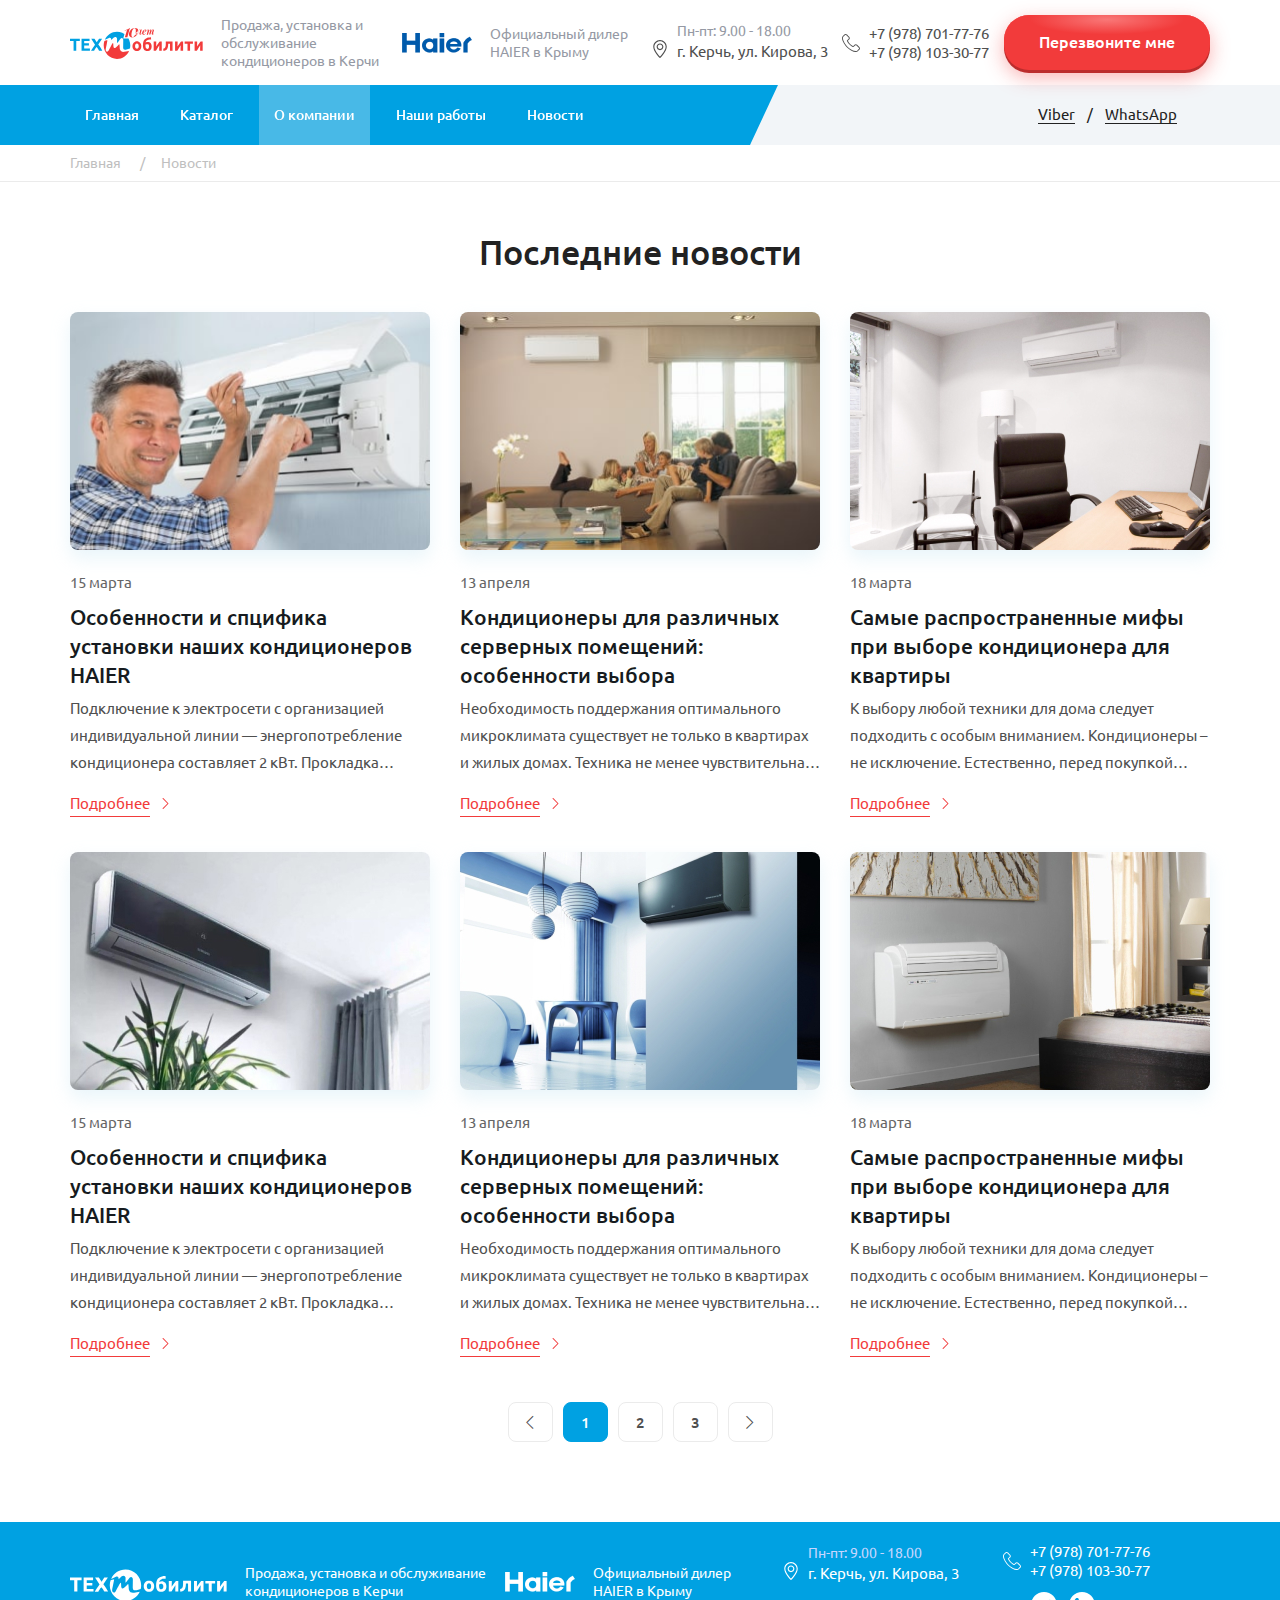
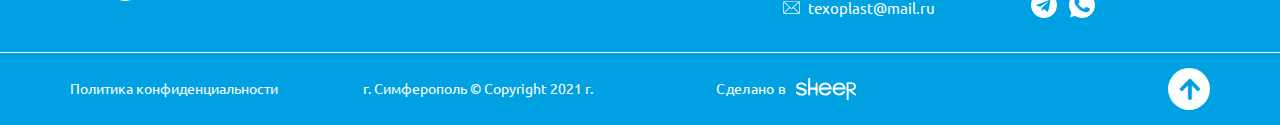
<file: news.html>
<!DOCTYPE html>
<!--[if lt IE 7]><html lang="ru" class="lt-ie9 lt-ie8 lt-ie7"><![endif]-->
<!--[if IE 7]><html lang="ru" class="lt-ie9 lt-ie8"><![endif]-->
<!--[if IE 8]><html lang="ru" class="lt-ie9"><![endif]-->
<!--[if gt IE 8]><!-->
<html lang="ru">
<!--<![endif]-->
<head>
	<meta charset="utf-8" />
	<title>Заголовок</title>
	<meta name="description" content="" />
	<meta http-equiv="X-UA-Compatible" content="IE=edge" />
	<meta name="viewport" content="width=device-width, initial-scale=1.0" />
	<link rel="shortcut icon" href="favicon.png" />
	<link rel="stylesheet" href="libs/bootstrap/bootstrap-grid.css" />
	<link rel="stylesheet" href="libs/fontawesome-free-5.12.0-web/css/all.min.css" />
	<link rel="stylesheet" href="libs/ion.rangeSlider-master/css/ion.rangeSlider.min.css" />
	<link rel="stylesheet" href="libs/fancybox/jquery.fancybox.css" />
	<link rel="stylesheet" href="libs/slick-1.5.9/slick/slick.css" />
	<link rel="stylesheet" href="libs/slick-1.5.9/slick/slick-theme.css" />
	<link rel="stylesheet" href="css/fonts.css" />
	<link rel="stylesheet" href="css/main.css?ver=1.3" />
	<link rel="stylesheet" href="css/media.css?ver=1.3" />
</head>
<body>

	<div class="wrapper">

		<header class="header"> 
			<div class="container">
				<div class="header__top">
					<div class="logo-wrap">
						<a href="#" class="logo">
							<img src="img/logo.svg" alt="alt">
						</a>
						<div class="logo-descr">Продажа, установка и обслуживание кондиционеров в Керчи</div>
					</div>
					<div class="dealer-info">
						<div class="dealer-info__icon">
							<img src="img/dealer.png" alt="alt">
						</div>
						<div class="logo-descr">Официальный дилер HAIER в Крыму</div>
					</div>
					<div class="contacts-info">
						<p>Пн-пт: 9.00 - 18.00</p>
						<div class="item-location">г. Керчь, ул. Кирова, 3</div>
					</div>
					<div class="phones-wrap">
						<a href="tel:+79787017776">+7 (978) 701-77-76</a>
						<a href="tel:+79781033077">+7 (978) 103-30-77</a>
					</div>
					<a href="#callback" class="btn-main fancybox"><span>Перезвоните мне</span></a>
					<span class="btn_nav">
						<span class='sandwich'>
							<span class='sw-topper'></span>
							<span class='sw-bottom'></span>
							<span class='sw-footer'></span>
						</span>
					</span>
				</div>
			</div> 
			<div class="header-bottom">
				<div class="container">
					<div class="header-bottom__wrap">
						<ul class="menu">
							<li><a href="#">Главная</a></li>
							<li><a href="#">Каталог</a></li>
							<li class="active"><a href="#">О компании</a></li>
							<li><a href="#">Наши работы</a></li>
							<li><a href="#">Новости</a></li>
						</ul>
						<ul class="list-social">
							<li><a href="#">Viber</a><span>/</span></li>
							<li><a href="#">WhatsApp</a></li>
						</ul>
					</div>
				</div>
			</div>
			<div class="menu-mobile">
				<ul class="menu">
					<li><a href="#">Главная</a></li>
					<li><a href="#">Каталог</a></li>
					<li class="active"><a href="#">О компании</a></li>
					<li><a href="#">Наши работы</a></li>
					<li><a href="#">Новости</a></li>
				</ul>
				<div class="menu-mobile__bottom">
					<ul class="list-social">
						<li><a href="#">Viber</a><span>/</span></li>
						<li><a href="#">WhatsApp</a></li>
					</ul>
					<div class="contacts-info">
						<p>Пн-пт: 9.00 - 18.00</p>
						<div class="item-location">г. Керчь, ул. Кирова, 3</div>
					</div>
					<div class="phones-wrap">
						<a href="tel:+79787017776">+7 (978) 701-77-76</a>
						<a href="tel:+79781033077">+7 (978) 103-30-77</a>
					</div>
					<a href="#callback" class="btn-main fancybox"><span>Перезвоните мне</span></a>
				</div>
			</div>
		</header>

		<div class="top-section">
			<div class="container">
				<ul class="breadcumbs">
					<li><a href="#">Главная</a><span> /</span></li>
					<li>Новости</li>
				</ul>
			</div>
		</div>

		<div class="news">
			<div class="container">
				<div class="title-section">Последние новости</div>
				<div class="row row_news">
					<div class="col-lg-4 col-md-6">
						<div class="item-news">
							<div class="item-news__image">
								<img src="img/news1.jpg" alt="alt">
							</div>
							<div class="item-news__content">
								<div class="item-news__date">15 марта</div>
								<a href="#" class="item-news__title">Особенности и спцифика установки наших кондиционеров HAIER</a>
								<p>Подключение к электросети с организацией индивидуальной линии — энергопотребление кондиционера составляет 2 кВт. Прокладка магистрали наружным (со скрытием в коробе) ...</p>
								<a href="#" class="link-main link-main_more">Подробнее</a>
							</div>
						</div>
					</div>
					<div class="col-lg-4 col-md-6">
						<div class="item-news">
							<div class="item-news__image">
								<img src="img/news2.jpg" alt="alt">
							</div>
							<div class="item-news__content">
								<div class="item-news__date">13 апреля</div>
								<a href="#" class="item-news__title">Кондиционеры для различных серверных помещений: особенности выбора</a>
								<p>Необходимость поддержания оптимального микроклимата существует не только в квартирах и жилых домах. Техника не менее чувствительна к негативным условиям окружающей ...</p>
								<a href="#" class="link-main link-main_more">Подробнее</a>
							</div>
						</div>
					</div>
					<div class="col-lg-4 col-md-6">
						<div class="item-news">
							<div class="item-news__image">
								<img src="img/news3.jpg" alt="alt">
							</div>
							<div class="item-news__content">
								<div class="item-news__date">18 марта</div>
								<a href="#" class="item-news__title">Самые распространенные мифы при выборе кондиционера для квартиры</a>
								<p>К выбору любой техники для дома следует подходить с особым вниманием. Кондиционеры – не исключение. Естественно, перед покупкой лучше всего пообщаться ...</p>
								<a href="#" class="link-main link-main_more">Подробнее</a>
							</div>
						</div>
					</div>
					<div class="col-lg-4 col-md-6">
						<div class="item-news">
							<div class="item-news__image">
								<img src="img/news4.jpg" alt="alt">
							</div>
							<div class="item-news__content">
								<div class="item-news__date">15 марта</div>
								<a href="#" class="item-news__title">Особенности и спцифика установки наших кондиционеров HAIER</a>
								<p>Подключение к электросети с организацией индивидуальной линии — энергопотребление кондиционера составляет 2 кВт. Прокладка магистрали наружным (со скрытием в коробе) ...</p>
								<a href="#" class="link-main link-main_more">Подробнее</a>
							</div>
						</div>
					</div>
					<div class="col-lg-4 col-md-6">
						<div class="item-news">
							<div class="item-news__image">
								<img src="img/news5.jpg" alt="alt">
							</div>
							<div class="item-news__content">
								<div class="item-news__date">13 апреля</div>
								<a href="#" class="item-news__title">Кондиционеры для различных серверных помещений: особенности выбора</a>
								<p>Необходимость поддержания оптимального микроклимата существует не только в квартирах и жилых домах. Техника не менее чувствительна к негативным условиям окружающей ...</p>
								<a href="#" class="link-main link-main_more">Подробнее</a>
							</div>
						</div>
					</div>
					<div class="col-lg-4 col-md-6">
						<div class="item-news">
							<div class="item-news__image">
								<img src="img/news6.jpg" alt="alt">
							</div>
							<div class="item-news__content">
								<div class="item-news__date">18 марта</div>
								<a href="#" class="item-news__title">Самые распространенные мифы при выборе кондиционера для квартиры</a>
								<p>К выбору любой техники для дома следует подходить с особым вниманием. Кондиционеры – не исключение. Естественно, перед покупкой лучше всего пообщаться ...</p>
								<a href="#" class="link-main link-main_more">Подробнее</a>
							</div>
						</div>
					</div>
				</div>
				<div class="pager">
					<a class="prev page-numbers disabled" href="#"><i class="fal fa-chevron-left"></i></a> 
					<span aria-current="page" class="page-numbers current" href="#">1</span> 
					<a class="page-numbers" href="#">2</a> 
					<a class="page-numbers" href="#">3</a> 
					<a class="next page-numbers" href="#"><i class="fal fa-chevron-right"></i></a>
				</div>
			</div>
		</div>

		<footer class="footer">
			<div class="container">
				<div class="footer__top">
					<div class="logo-wrap">
						<a href="#" class="logo">
							<img src="img/logo2.svg" alt="alt">
						</a>
						<div class="logo-descr">Продажа, установка и обслуживание кондиционеров в Керчи</div>
					</div>
					<div class="dealer-info">
						<div class="dealer-info__icon">
							<img src="img/dealer2.png" alt="alt">
						</div>
						<div class="logo-descr">Официальный дилер HAIER в Крыму</div>
					</div>
					<div class="contacts-info">
						<p>Пн-пт: 9.00 - 18.00</p>
						<div class="item-location">г. Керчь, ул. Кирова, 3</div>
						<div class="item-mail">texoplast@mail.ru</div>
					</div>
					<div class="footer__right">
						<div class="phones-wrap">
							<a href="tel:+79787017776">+7 (978) 701-77-76</a>
							<a href="tel:+79781033077">+7 (978) 103-30-77</a>
						</div>
						<ul class="social-list">
							<li><a href="#"><img src="img/ic_soc1.svg" alt="alt"></a></li>
							<li><a href="#"><img src="img/ic_soc2.svg" alt="alt"></a></li>
						</ul>
					</div>
				</div>
			</div>
			<div class="footer__bottom">
				<div class="container">
					<div class="row align-items-center">
						<div class="col-lg-3 col-md-6">
							<a href="#">Политика конфиденциальности</a>
						</div>
						<div class="col-lg-3 col-md-6">
							<p>г. Симферополь © Copyright  2021 г.</p>
						</div>
						<div class="col-lg-3 col-md-6">
							<div class="create">Сделано в <img src="img/copy.svg" alt="alt"></div>
						</div>
						<div class="col-lg-3 col-md-6 align_right">
							<a href="#" class="btn_top"><i class="fa fa-arrow-up"></i></a>
						</div>
					</div>
				</div>
			</div>
		</footer>
		
	</div>

	<div id="offer-modal" class="modal-block">
		<div class="block-form block-form_offer">
			<div class="block-form__title">Коммерческое предложение</div>
			<div class="block-form__descr">Получите наше индивидуальное коммерческое предложение, ответив на пару вопросов</div>
			<form>
				<div class="item-select">
					<p>Количесвто помещений:</p>
					<select>
						<option value="1">3 шт.</option>
						<option value="1">4 шт.</option>
						<option value="1">5 шт.</option>
						<option value="1">6 шт.</option>
					</select>
				</div>
				<div class="item-select">
					<p>Общая площадь объекта:</p>
					<select>
						<option value="1">20 м²</option>
						<option value="1">30 м²</option>
						<option value="1">40 м²</option>
						<option value="1">50 м²</option>
					</select>
				</div>
				<div class="item-form">
					<input type="text" placeholder="Ваше имя" required="required">
					<div class="item-form__icon">
						<img src="img/ic_input_user.svg" alt="alt">
					</div>
				</div>
				<div class="item-form">
					<input type="text" placeholder="Ваш номер телефона" class="input-phone" required="required">
					<div class="item-form__icon">
						<img src="img/ic_input_phone.svg" alt="alt">
					</div>
				</div>
				<div class="checkbox-wrap">
					<div class="checkbox">
						<label>
							<input type="checkbox" required="required" checked="checked" />
							<span>Согласие на обработку <a href="#">персональных данных</a></span>
						</label>
					</div>
				</div>
				<button class="btn-main" type="submit"><span>Получить предложение</span></button>
			</form>
		</div>
	</div>

	<div id="callback" class="modal-block">
		<div class="block-form">
			<div class="head-block-wrap">
				<div class="head-block">Бесплатная консультация</div>
			</div>
			<div class="block-form__title">Остались вопросы?</div>
			<div class="block-form__descr">Заполните форму и наш специалист свяжется с вами в течение 15 минут</div>
			<form>
				<div class="item-form">
					<input type="text" placeholder="Ваше имя" required="required">
					<div class="item-form__icon">
						<img src="img/ic_input_user.svg" alt="alt">
					</div>
				</div>
				<div class="item-form">
					<input type="text" placeholder="Ваш номер телефона" class="input-phone" required="required">
					<div class="item-form__icon">
						<img src="img/ic_input_phone.svg" alt="alt">
					</div>
				</div>
				<div class="checkbox-wrap">
					<div class="checkbox">
						<label>
							<input type="checkbox" required="required" checked="checked" />
							<span>Согласие на обработку <a href="#">персональных данных</a></span>
						</label>
					</div>
				</div>
				<button class="btn-main" type="submit"><span>Получить консультацию</span></button>
			</form>
		</div>
	</div>

	<!--[if lt IE 9]>
	<script src="libs/html5shiv/es5-shim.min.js"></script>
	<script src="libs/html5shiv/html5shiv.min.js"></script>
	<script src="libs/html5shiv/html5shiv-printshiv.min.js"></script>
	<script src="libs/respond/respond.min.js"></script>
<![endif]-->
<script src="libs/jquery/jquery-1.11.1.min.js"></script>
<script src="libs/jquery-mousewheel/jquery.mousewheel.min.js"></script> 
<script src="libs/fancybox/jquery.fancybox.pack.js"></script>
<script src="libs/slick-1.5.9/slick/slick.min.js"></script>
<script src="libs/ion.rangeSlider-master/js/ion.rangeSlider.min.js"></script>
<script src="libs/scroll2id/PageScroll2id.min.js"></script>
<script src="libs/mask/jquery.maskedinput.js"></script>
<script src="libs/jQueryFormStyler-master/jquery.formstyler.min.js"></script>
<script src="js/common.js?ver=1.3"></script>
<!-- Yandex.Metrika counter --><!-- /Yandex.Metrika counter -->
<!-- Google Analytics counter --><!-- /Google Analytics counter -->
</body>
</html>
</file>
<file: css/fonts.css>
@font-face {
font-family: 'Ubuntu';
src: url('../fonts/Ubuntu-Light.eot');
src: url('../fonts/Ubuntu-Light.eot?#iefix') format('embedded-opentype'),
url('../fonts/Ubuntu-Light.woff') format('woff'),
url('../fonts/Ubuntu-Light.ttf') format('truetype');
font-weight: 300;
font-style: normal;
}
@font-face {
font-family: 'Ubuntu';
src: url('../fonts/Ubuntu-Regular.eot');
src: url('../fonts/Ubuntu-Regular.eot?#iefix') format('embedded-opentype'),
url('../fonts/Ubuntu-Regular.woff') format('woff'),
url('../fonts/Ubuntu-Regular.ttf') format('truetype');
font-weight: normal;
font-style: normal;
}
@font-face {
font-family: 'Ubuntu';
src: url('../fonts/Ubuntu-Medium.eot');
src: url('../fonts/Ubuntu-Medium.eot?#iefix') format('embedded-opentype'),
url('../fonts/Ubuntu-Medium.woff') format('woff'),
url('../fonts/Ubuntu-Medium.ttf') format('truetype');
font-weight: 500;
font-style: normal;
}
@font-face {
font-family: 'Ubuntu';
src: url('../fonts/Ubuntu-Bold.eot');
src: url('../fonts/Ubuntu-Bold.eot?#iefix') format('embedded-opentype'),
url('../fonts/Ubuntu-Bold.woff') format('woff'),
url('../fonts/Ubuntu-Bold.ttf') format('truetype');
font-weight: 700;
font-style: normal;
}
</file>
<file: css/main.css>
*::-webkit-input-placeholder {
	color: #A3A3A3;
	opacity: 1;
}
*:-moz-placeholder {
	color: #A3A3A3;
	opacity: 1;
}
*::-moz-placeholder {
	color: #A3A3A3;
	opacity: 1;
}
*:-ms-input-placeholder {
	color: #A3A3A3;
	opacity: 1;
}

body input:focus:required:invalid,
body textarea:focus:required:invalid {
	
}
body input:required:valid,
body textarea:required:valid {
	 
}
body { 
	font-family: 'Ubuntu';
	font-size: 16px;
	overflow-x: hidden;
	margin: 0;
	background-color: #fff;
	color: #4F4F4F;
}
button {
	cursor: pointer;
}
h1,h2,h3,h4,h5,h6 {
	padding: 0;
	margin: 0;
	font-weight: normal;
}
.wrapper {
	padding-top: 145px;
	overflow: hidden;
}
a {
	text-decoration: none;
	outline: none;
}
* {
	outline: none !important;
}
ul {
	padding: 0;
	margin: 0;
}
ul li {
	list-style-type: none;
	outline: none;
}
img {
	outline: none;
	display: block;
}
p {
	padding: 0;
	margin: 0;
}
.logo {
	display: inline-block;
}
.logo img {
	width: 157px;
	max-width: 100%;
	height: auto;
	display: block;
}
.logo-wrap {
	display: flex;
	align-items: center;
}
.header__top {
	padding: 15px 0;
	display: flex;
	align-items: center;
	justify-content: space-between;
}
.header {
	font-size: 14px;
	line-height: 18px;
	position: fixed;
	top: 0;
	left: 0;
	width: 100%;
	z-index: 1000;
	background-color: #fff;
	color: #9599A4;
}
.logo-descr {
	max-width: 246px;
	margin-left: 18px;
}
.dealer-info .logo-descr {
	max-width: 145px;
}
.dealer-info {
	margin-left: -30px;
	display: flex;
	align-items: center;
}
.contacts-info {
	padding-left: 27px;
}
.item-location {
	font-size: 15px;
	line-height: 24px;
	color: #4F4F4F;
	position: relative;
}
.item-location::before {
	position: absolute;
	display: block;
	content: " ";
	width: 18px;
	height: 18px;
	top: 0;
	right: 100%;
	margin-right: 8px;
	background-image: url(../img/ic_pin.svg);
	background-repeat: no-repeat;
	background-position: center;
	background-size: 100% 100%;
}
.phones-wrap {
	font-size: 15px;
	line-height: 19px;
	padding-left: 27px;
	color: #4F4F4F;
	display: flex;
	flex-direction: column;
	position: relative;
}
.phones-wrap a {
	color: #4F4F4F;
}
.phones-wrap::before {
	position: absolute;
	display: block;
	content: " ";
	width: 18px;
	height: 18px;
	top: 0;
	bottom: 0;
	margin: auto;
	left: 0;
	background-image: url(../img/ic_phone.svg);
	background-repeat: no-repeat;
	background-position: center;
	background-size: 100% 100%;
}
.btn-main {
	height: 55px;
	display: inline-flex;
	text-align: center;
	padding: 0;
	z-index: 2;
	background: #F23B3B;
	box-shadow: inset 0px 0px 4px #FFA9A9;
	border-radius: 25px;
	font-weight: 500;
	font-size: 16px;
	line-height: 19px;
	color: #fff;
	border: none;
	position: relative;
	transition: all 0.3s;
	font-family: 'Ubuntu';
}
.btn-main::after {
	position: absolute;
	display: block;
	content: " ";
	width: 100%;
	height: 100%;
	top: 3px;
	left: 0;
	background: #BC2D2D;
	box-shadow: 0px 4px 20px rgba(242, 59, 59, 0.4);
	border-radius: 25px;
	z-index: -1;
	transition: all 0.3s;
}
.btn-main:hover::after {
	top: 0;
}
.btn-main:hover::before {
	opacity: 0;
}
.btn-main::before {
	position: absolute;
	display: block;
	content: " ";
	width: 154px;
	height: 30px;
	top: 0px;
	left: 0;
	right: 0;
	margin: 0 auto;
	background: radial-gradient(50% 50% at 50% 15%, #FFA9A9 0%, rgba(255, 169, 169, 0) 100%);
	opacity: 0.55;
	transition: all 0.3s;
}
.header-bottom {
	background-color: #F2F5F8;
}
.header-bottom__wrap {
	display: flex;
	align-items: center;
	justify-content: space-between;
}
.menu {
	padding-right: 154px;
	position: relative;
	display: inline-flex;
	z-index: 1;
	align-items: center;
}
.menu::after {
	position: absolute;
	display: block;
	content: " ";
	right: 0;
	width: 1000%;
	top: 0;
	background: #00A1E2;
	height: 100%;
	z-index: -1;
	transform: skew(-25deg);
}
.menu li a {
	height: 60px;
	padding: 0 15px;
	font-weight: 500;
	color: #fff;
	display: inline-flex;
	align-items: center;
	justify-content: center;
	transition: all 0.3s;
	text-align: center;
}
.menu li a:hover,
.menu .active a {
	background-color: #48B9E7;
}
.menu li  {
	margin-right: 11px;
}
.list-social {
	padding-right: 33px;
	color: #222;
	font-size: 15px;
	display: flex;
	align-items: center;
}
.list-social a {
	color: #222;
	border-bottom: 1px solid #222;
	transition: all 0.3s;
}
.list-social a:hover {
	border-color:transparent;
}
.list-social span {
	margin: 0 12px;
}
.billbord {
	padding-top: 84px;
	min-height: 578px;
	padding-bottom: 90px;
	background-image: url(../img/billbord.jpg);
	background-repeat: no-repeat;
	background-position: center;
	background-size: cover;
	position: relative;
}
.title-big {
	font-weight: 500;
	font-size: 48px;
	line-height: 65px;
}
strong {
	font-weight: 700;
}
.descr-big {
	font-size: 34px;
	line-height: 50px;
	margin-top: 10px;
	color: #4F4F4F;
	font-weight: 500;
}
.btn-main_page {
	color: #F23B3B;
	border: 2px solid #ff8c8c;
	box-shadow: none;
	background-color: transparent;
}

.btn-main_page::after,
.btn-main_page::before {
	display: none;
}
.billbord__btns .btn-main {
	margin-left: 25px;
	margin-top: 35px;
}
.billbord__btns .btn-main:first-child {
	margin-left: 0;
}
.billbord-circle {
	width: 130px;
	height: 130px;
	margin-left: 100px;
	margin-top: 78px;
	background: linear-gradient(180deg, #17B0ED 0%, #01A1E2 100%);
	box-shadow: 0px 30px 30px rgba(202, 229, 243, 0.9), inset 0px 0px 17px 1px rgba(255, 255, 255, 0.55);
	font-size: 14px;
	line-height: 22px;
	text-align: center;
	display: flex;
	align-items: center;
	justify-content: center;
	border-radius: 50%;
	position: relative;
	color: #FFFFFF;
}
.billbord-circle::before {
	position: absolute;
	display: block;
	content: " ";
	width: 148px;
	height: 116px;
	right: 100%;
	top: -64px;
	background-image: url(../img/line1.svg);
	background-repeat: no-repeat;
	background-position: center;
	background-size: 100% 100%;
}
.billbord__bottom {
	position: absolute;
	bottom: -65px;
	left: 0;
	width: 100%;
}
.advantages-block {
	padding: 40px 50px;
	background: #FFFFFF;
	box-shadow: 0px 8px 18px #C9E5F3;
	justify-content: space-between;
	border-radius: 8px;
	display: flex;
	align-items: center;
}
.item-advantage {
	font-size: 19px;
	line-height: 27px;
	color: #4F4F4F;
	display: flex;
	align-items: center;
	max-width: 260px;
}
.item-advantage__icon {
	margin-right: 20px;
	flex: none;
}
.item-advantage__icon img {
	max-width: 50px;
}
.catalog {
	padding-top: 65px;
	padding-bottom: 80px;
	background-image: url(../img/bg_catalog.jpg);
	background-repeat: no-repeat;
	background-position: center;
	background-size: cover;
}
.title-section {
	font-weight: 500;
	font-size: 34px;
	padding-top: 70px;
	line-height: 50px;
	color: #222;
}
.catalog .title-section {
	padding-bottom: 50px;
}
.tabs {
	max-width: 180px;
}
.tabs > li > a {
	padding: 24px 30px;
	padding-right: 20px;
	font-size: 24px;
	line-height: 27px;
	display: flex;
	align-items: center;
	justify-content: space-between;
	color: #4F4F4F;
	border-bottom: 1px solid #ccc;
	transition: all 0.3s;
}
.tabs > li > a i {
	font-size: 17px;
}
.tabs ul {
	background-color: rgba(255, 255, 255, 0.5);
}
.tabs ul a {
	padding: 15px 30px;
	font-size: 15px;
	line-height: 27px;
	color: #4F4F4F;
	transition: all 0.3s;
	border-bottom: 1px solid #ccc;
	display: block;
}
.tabs > li > a:hover,
.tabs > li.active > a {
	background: linear-gradient(180deg, #17B0ED 0%, #01A1E2 100%);
	box-shadow: 5px 8px 18px #C9E5F3;
	color: #fff;
}
.tabs ul a:hover,
.tabs ul .active a {
	color: #F23B3B;
}
.tab-container {
	padding: 30px 40px;
	margin-left: -58px;
	background-color: #fff;
}
.tab-container__head {
	padding-left: 15px;
	font-size: 15px;
	line-height: 27px;
	color: #4F4F4F;
	border-left: 1px solid #00A1E2;
}
.tab-container__head strong {
	font-weight: 500;
}
.item-feature {
	font-size: 15px;
	line-height: 31px;
	color: #4F4F4F;
	overflow: hidden;
	display: flex;
	align-items: flex-end;
	position: relative;
	z-index: 2;
	justify-content: space-between;
}
.item-feature__right {
	font-weight: 500;
	position: relative;
	z-index: 2;
	padding-left: 4px;
	background-color: #fff;
}
.item-feature__price {
	font-size: 19px;
	line-height: 31px;
	font-weight: 500;
	color: #F23B3B;
	position: relative;
	z-index: 2;
	padding-left: 4px;
	background-color: #fff;
}
.item-catalog__name {
	font-size: 24px;
	line-height: 33px;
	font-weight: 700;
	margin-bottom: 9px;
	color: #4F4F4F;
	display: block;
}
.item-catalog__image {
	height: 229px;
	margin-bottom: 14px;
	display: flex;
	align-items: center;
	justify-content: center;
}
.item-catalog__image img {
	max-width: 100%;
	max-height: 100%;
}
.item-catalog {
	padding: 25px 40px;
	background: #FFFFFF;
	min-height: 100%;
	box-shadow: 0px 8px 18px rgba(201, 229, 243, 0.9);
	transition: all 0.3s;
}
.item-catalog:hover {
	box-shadow: 0px 8px 18px rgb(144 187 209 / 90%);
}
.item-feature__left {
	padding-right: 4px;
}
.item-feature__left::after {
	position: absolute;
	color: #CECECE;
	font-size: 14px;
	font-weight: 400;
	content: "................................................................................";
}
.row_catalog > div {
	margin-top: 25px;
}
.title-section span {
	color: #F23B3B;
}
.etaps {
	padding-bottom: 60px;
}
.etaps .title-section {
	padding-bottom: 50px;
	text-align: center;
}
.etaps-block {
	margin-top: 240px;
	margin-bottom: 240px;
	position: relative;
}
.etaps-block::before {
	position: absolute;
	display: block;
	content: " ";
	width: 1000%;
	left: -50%;
	top: 0;
	height: 2px;
	background: #8DD4F8;
}
.item-etap__number {
	font-size: 30px;
	line-height: 27px;
	display: flex;
	align-items: center;
	justify-content: center;
	margin: 0 auto;
	margin-top: -30px;
	width: 60px;
	height: 60px;
	background: #FFFFFF;
	border: 5px solid #8DD4F8;
	border-radius: 50%;
	letter-spacing: 1px;
	font-weight: 700;
	color: #8DD4F8;
}
.item-etap {
	position: relative;
}
.item-etap__content {
	padding: 18px 24px;
	padding-bottom: 24px;
	width: 327px;
	text-align: center;
	font-size: 15px;
	line-height: 27px;
	color: #4F4F4F;
	position: absolute;
	bottom: 100%;
	left: 0;
	right: 0;
	margin: 0 auto;
	background: #F9FAFC;
	margin-bottom: 50px;
	box-shadow: 0px 8px 18px rgba(201, 229, 243, 0.9);
	border-radius: 8px;
}
.item-etap__content p a {
	color: #4F4F4F;
	font-weight: 500;
}
.item-etap__title {
	font-size: 22px;
	line-height: 33px;
	font-weight: 700;
	margin-bottom: 11px;
}
.etaps-block .row > div:nth-child(even) .item-etap__content {
	top: 100%;
	margin-top: 50px;
	bottom: auto;
	margin-bottom: 0;
}
.etaps-block .row > div:nth-child(4) .item-etap::after,
.etaps-block .row > div:nth-child(3) .item-etap::after,
.etaps-block .row > div:nth-child(2) .item-etap::after,
.item-etap::before {
	position: absolute;
	display: block;
	content: " ";
	width: 2px;
	height: 48px;
	bottom: 100%;
	left: 0;
	right: 0;
	margin: 0 auto;
	background-image: url(../img/line_etap1.svg);
	background-repeat: no-repeat;
	background-position: center;
	background-size: 100% 100%;
}
.etaps-block .row > div:nth-child(4) .item-etap::after,
.etaps-block .row > div:nth-child(2) .item-etap::after {
	bottom: auto;
	top: 100%;
}
.etaps-block .row > div:nth-child(4) .item-etap::before,
.etaps-block .row > div:nth-child(2) .item-etap::before {
	top: 100%;
	bottom: auto;
	width: 219px;
	right: 100%;
	height: 245px;
	background-image: url(../img/line_etap2.svg);
	left: auto;
	margin-top: -45px;
}
.etaps-block .row > div:nth-child(3) .item-etap::before {
	top: auto;
	bottom: 100%;
	width: 193px;
	right: 100%;
	height: 122px;
	background-image: url(../img/line_etap3.svg);
	left: auto;
	margin-top: -45px;
}
.get-catalog .title-section {
	padding-bottom: 80px;
	text-align: center;
}
.get-catalog {
	padding-bottom: 80px;
	background-image: url(../img/bg_getcatalog.jpg);
	background-repeat: no-repeat;
	background-position: center;
	background-size: cover;
}
.block-form {
	padding: 62px 64px;
	padding-bottom: 45px;
	background: #FFFFFF;
	max-width: 446px;
	margin: 0 auto;
	box-shadow: 0px 8px 18px rgba(201, 229, 243, 0.9);
	border-radius: 25px;
}
.block-form__title {
	font-weight: 500;
	font-size: 28px;
	line-height: 27px;
	padding-bottom: 13px;
	color: #161B20;
	text-align: center;
}
.block-form__descr {
	font-size: 15px;
	line-height: 27px;
	margin-bottom: 30px;
	color: #4F4F4F;
	text-align: center;	
}
.item-form input {
	height: 65px;
	padding-left: 53px;
	padding-right: 20px;
	font-size: 15px;
	color: #4F4F4F;
	font-family: 'Ubuntu';
	font-weight: 400;
	background: #F4F5F7;
	border-radius: 25px;
	width: 100%;
	border: none;
}
.item-form {
	margin-bottom: 25px;
	position: relative;
}
.item-form__icon {
	width: 53px;
	height: 100%;
	position: absolute;
	left: 0;
	top: 0;
	display: flex;
	align-items: center;
	justify-content: center;
}
.checkbox {
	font-size: 14px;
	color: #B6B6B6;
	text-align: left;
}
.checkbox label input {
	position: absolute;
	z-index: -1;
	height: 1px !important;
	width: 1px !important;
	opacity: 0 !important;
	margin: 12px 2px 0 7px !important;
}
.checkbox label span {
	position: relative;
	padding: 3px 0 0 23px;
	display: block;
	cursor: pointer;
}
.checkbox label span:before {
	content: '';
	position: absolute;
	top: 4px;
	left: 0;
	width: 15px;
	height: 15px;
	border: 1px solid #FF9898;
	transition: .2s;
}
.checkbox label span:after {
	content: '';
	position: absolute;
	top: 5px;
	left: 0px;
	width: 15px;
	height: 15px;
	content: "\f00c";
	display: -webkit-flex;
	display: -moz-flex;
	display: -ms-flex;
	display: -o-flex;
	display: flex;
	align-items: center;
	justify-content: center;
	-moz-osx-font-smoothing: grayscale;
	-webkit-font-smoothing: antialiased;
	font-style: normal;
	font-variant: normal;
	text-rendering: auto;
	line-height: 1;
	font-family: "Font Awesome 5 Pro";
	font-weight: 900;
	background-image: none;
	color: #FF9898;
	font-size: 7px;
	opacity: 0;
	transition: .2s;
}
.checkbox label input:checked + span:after {
	opacity: 1;
}
.checkbox-wrap {
	display: flex;
	align-items: center;
	justify-content: center;
}
.checkbox-wrap .checkbox {
	white-space: nowrap;
}
.checkbox a {
	color: #FF9898;
	border-bottom: 1px solid #FF9898;
	transition: all 0.3s;
}
.checkbox a:hover {
	border-color:transparent;
}
.block-form .btn-main {
	width: 100%;
	height: 62px;
	display: flex;
	max-width: 310px;
	margin: 0 auto;
	margin-top: 24px;
}
.btn-main span {
	width: 100%;
	height: 100%;
	background: #F23B3B;
	padding: 0 35px;
	display: flex;
	border-radius: 25px;
	align-items: center;
	justify-content: center;
}
.head-block {
	padding: 12px 34px;
	font-size: 15px;
	line-height: 27px;
	text-align: center;
	color: #fff;
	z-index: 1;
	display: inline-block;
	position: relative;
	z-index: 1;
}
.head-block::before {
	position: absolute;
	position: absolute;
	display: block;
	content: " ";
	width: 100%;
	height: 100%;
	top: 0;
	left: 0;
	background: linear-gradient(180deg, #17B0ED 0%, #01A1E2 100%);
	box-shadow: inset 0px 0px 15px #F2FBFF;
	border-radius: 10px;
	transform: skew(-15deg);
	z-index: -1;
}
.head-block-wrap {
	top: -25px;
	left: 0;
	width: 100%;
	text-align: center;
	position: absolute;
}
.mokap-block {
	margin-left: 70px;
	position: relative;
}
.mokap-block img {
	max-width: 100%;
	height: auto;
	margin-left: 32px;
}
.mokap-block__title {
	font-size: 15px;
	line-height: 24px;
	margin-bottom: -48px;
	max-width: 227px;
	position: relative;
}
.mokap-block__title::before {
	position: absolute;
	display: block;
	content: " ";
	width: 175px;
	height: 139px;
	left: -51px;
	top: 43px;
	background-image: url(../img/line_mokap.svg);
	background-repeat: no-repeat;
	background-position: center;
	background-size: 100% 100%;
}
.btn-main_page span {
	background-color: transparent;
}
.btn-main_page:hover {
	background-color: #F23B3B;
	color: #fff;
}
.list-page {
	font-size: 15px;
	line-height: 24px;
}
.list-page li {
	padding-left: 32px;
	margin-bottom: 15px;
	position: relative;
}
.list-page li::before {
	position: absolute;
	display: block;
	content: " ";
	width: 19px;
	height: 19px;
	top: 2px;
	left: 0;
	background-image: url(../img/ic_li.svg);
	background-repeat: no-repeat;
	background-position: center;
	background-size: 100% 100%;
}
.get-catalog .list-page {
	margin-left: 80px;
	margin-top: 15px;
}
.descr-section {
	font-size: 15px;
	padding-left: 15px;
	margin-top: 25px;
	line-height: 27px;
	position: relative;
}
.descr-section::before {
	position: absolute;
	display: block;
	content: " ";
	width: 1px;
	top: 3px;
	bottom: 3px;
	left: 0;
	background-color: #00A1E2;
}
.portfolio .descr-section {
	max-width: 840px;
}
.portfolio {
	padding-bottom: 60px;
}
.item-portfolio {
	height: 345px;
	max-width: 446px;
	margin: 15px 15px;
	margin-bottom: 28px;
	box-shadow: 0px 8px 18px rgba(201, 229, 243, 0.9);
	border-radius: 8px;
	position: relative;
	color: #fff;
	font-size: 15px;
	line-height: 27px;
	text-align: center;
	display: block;
}
.item-portfolio__content {
	padding-left: 15px;
	padding-right: 15px;
	position: absolute;
	display: flex;
	padding-bottom: 30px;
	align-items: center;
	justify-content: flex-end;
	flex-direction: column;
	width: 100%;
	height: 100%;
	top: 0;
	left: 0;
	background: linear-gradient(0.7deg, #17B0ED 23.73%, rgba(255, 255, 255, 0) 99.38%);
	border-radius: 8px;
	z-index: 2;
	opacity: 0;
	transition: all 0.3s;
}
.item-portfolio img {
	height: 100%;
	width: 100%;
	border-radius: 8px;
	transition: all 0.3s;
	object-fit: cover;
	font-family: 'object-fit: cover;';
	-webkit-transition: all 0.3s;
	-o-transition: all 0.3s;
	transition: all 0.3s;
}
.item-portfolio:hover img {
	filter: blur(5px);
}
.item-portfolio:hover .item-portfolio__content {
	opacity: 1;
}
.item-portfolio__name {
	font-weight: 500;
	font-size: 22px;
	line-height: 33px;
	margin-bottom: 10px;
	display: block;
}
.item-portfolio__text {
	display: block;
}
.slider-portfolio {
	margin-top: 40px;
}
.slick-arrow {
	width: 50px;
	height: 50px;
	background-color: #F9FAFC;
	box-shadow: 0px 6px 10px rgba(201, 229, 243, 0.45);
	transition: all 0.3s;
	border-radius: 50%;
	background-repeat: no-repeat;
	background-position: center;
	top: 50%;
}
.slick-arrow:hover {
	box-shadow: 0px 6px 10px rgba(201, 229, 243, 1);
}
.slick-arrow::before {
	display: none;
}
.slick-prev {
	left: -50px;
	background-image: url(../img/ic_prev.svg);
}
.slick-next {
	right: -50px;
	background-image: url(../img/ic_next.svg);
}
.tab-pane {
	display: none;
}
.tab-pane:nth-child(2) {
	display: block;
}
.calculator {
	padding-bottom: 70px;
	background-image: url(../img/bg_calculator.jpg);
	background-repeat: no-repeat;
	background-position: center top;
	background-size: cover;
}
.calculator .descr-title,
.calculator .title-section {
	text-align: center;
}
.descr-title {
	font-size: 28px;
	line-height: 45px;
	color: #222222;
	padding-top: 15px;
}
.descr-title strong {
	font-weight: 500;
}
.calculator .col-xl-8 {
	padding: 0 10px;
}
.block-form__title span {
	color: #F23B3B;
}
.calculator .block-form {
	padding-top: 40px;
	padding-left: 50px;
	padding-right: 50px;
	position: relative;
}
.calculator .block-form__title {
	font-size: 22px;
}
.irs--flat .irs-bar,
.irs--flat .irs-line {
	height: 2px;
	background-color: #8DD4F8;
}
.irs--flat .irs-handle {
	width: 18px;
	top: 17px;
	height: 18px;
	background: #FFFFFF;
	border: 1px solid #8DD4F8;
	border-radius: 50%;
	cursor: pointer;
}
.irs--flat .irs-handle i {
	display: none !important;
}
.irs--flat .irs-min, .irs--flat .irs-max {
	display: none;
}
.range-catalog__title {
	font-weight: 500;
	font-size: 15px;
	line-height: 27px;
}
.range-catalog {
	margin-bottom: 40px;
}
.irs--flat .irs-from, .irs--flat .irs-to, .irs--flat .irs-single {
	font-size: 15px;
	line-height: 27px;
	color: #4F4F4F;
	padding: 0;
	top: 33px;
	background-color: transparent;
}
.irs--flat .irs-from:before, .irs--flat .irs-to:before, .irs--flat .irs-single:before {
	display: none;
}
.checkbox_page {
	font-size: 15px;
	margin-top: 14px;
	color: #4F4F4F;
}
.checkbox_page label span:before,
.checkbox_page label span:after {
	width: 18px;
	height: 18px;
}
.checkbox_page label span:before {
	border-color: #F23B3B;
}
.checkbox_page label span:after {
	font-size: 10px;
	top: 5px;
	color: #F23B3B;
}
.checkbox_page label span {
	padding-top: 4px;
	padding-left: 30px;
}
.btn-main + .checkbox-wrap {
	margin-top: 23px;
}
.sertificat__image {
	margin-bottom: -20px;
}
.sertificat__image img {
	max-width: 100%;
}
.sertificat {
	padding-top: 35px;
	background-image: url(../img/bg_sertificat.jpg);
	background-repeat: no-repeat;
	background-position: center;
	background-size: cover;
}
.link-main {
	font-size: 20px;
	line-height: 27px;
	color: #F23B3B;
	border-bottom: 1px solid #F23B3B;
	transition: all 0.3s;
	display: inline-block;
}
.link-main:hover {
	border-color: transparent;
}
.sertificat__left {
	padding-left: 60px;
}
.sertificat .descr-title {
	margin-bottom: 7px;
}
.list-main {
	font-size: 24px;
	line-height: 27px;
}
.list-main li {
	margin-bottom: 38px;
	padding-left: 43px;
	position: relative;
}
.list-main li::before {
	position: absolute;
	display: block;
	content: " ";
	top: 0;
	left: 0;
	width: 28px;
	height: 28px;
	background-image: url(../img/ic_li2.svg); 
	background-repeat: no-repeat;
	background-position: center;
	background-size: 100% 100%;
}
.experience .descr-title {
	padding-bottom: 50px;
}
.experience {
	padding-bottom: 42px;
	background-image: url(../img/bg_experience2.jpg);
	background-repeat: no-repeat;
	background-position: center;
	background-size: cover;
}
.sertificat .title-section {
	padding-top: 0;
}
.articles {
	padding-bottom: 80px;
}
.item-article {
	min-height: 100%;
	display: flex;
	flex-direction: column;
	border-radius: 8px;
	transition: all 0.3s;
}
.item-article:hover {
	box-shadow: 0px 8px 18px rgb(201 229 243 / 90%);
}
.item-article__image {
	height: 239px;
	width: 100%;
	border-radius: 8px;
	flex: none;
}
.item-article__image img {
	height: 100%;
	width: 100%;
	border-radius: 8px;
	object-fit: cover;
	font-family: 'object-fit: cover;';
	-webkit-transition: all 0.3s;
	-o-transition: all 0.3s;
	transition: all 0.3s;
}
.item-article__content {
	padding: 30px 34px;
	flex: 1;
	display: flex;
	flex-direction: column;
	align-items: flex-start;
}
.item-article__date {
	font-size: 14px;
	line-height: 28px;
	color: #999999;
}
.item-article__title {
	font-weight: 500;
	font-size: 21px;
	line-height: 29px;
	margin-bottom: 10px;
	color: #161B20;
	display: block;
	width: 100%;
	display: -webkit-box;
	-webkit-line-clamp: 2;
	-webkit-box-orient: vertical;  
	overflow: hidden;
}
.item-article p {
	font-size: 15px;
	line-height: 27px;
	margin-bottom: 16px;
	display: -webkit-box;
	-webkit-line-clamp: 3;
	-webkit-box-orient: vertical;  
	overflow: hidden;
}
.link-main_more {
	font-size: 15px;
	line-height: 25px;
	position: relative;
}
.link-main_more::after {
	position: absolute;
	display: block;
	content: " ";
	width: 11px;
	height: 11px;
	top: 0;
	bottom: 0;
	left: 100%;
	margin: auto;
	margin-left: 10px;
	background-image: url(../img/arrow_more.svg);
	background-repeat: no-repeat;
	background-position: center;
	background-size: 100% 100%;
}
.item-article .link-main_more {
	margin-top: auto;
}
.item-article_simple {
	min-height: 48%;
	margin-bottom: 24px;
}
.item-article_simple .item-article__content {
	background-image: url(../img/bg_article.jpg);
	background-repeat: no-repeat;
	background-size: cover;
	border-radius: 8px;
}
.articles .title-section {
	padding-bottom: 50px;
}
.help-engineer {
	padding-top: 105px;
	padding-bottom: 80px;
	background-image: url(../img/bg_help.jpg);
	background-repeat: no-repeat;
	background-position: center;
	background-size: cover;
}
.help-engineer .block-form {
	margin-left: -40px;
	position: relative;
	z-index: 2;
}
.help-engineer__right {
	position: relative;
}
.help-engineer__right::before {
	position: absolute;
	display: block;
	content: " ";
	right: -80px;
	left: -72px;
	top: -80px;
	bottom: -80px;
	border: 1px dashed #8DD4F8;
}
.footer__top {
	display: flex;
	align-items: center;justify-content: space-between;
}
.footer {
	padding-top: 20px;
	font-size: 14px;
	line-height: 18px;
	color: #fff;
	background-color: #00A1E2;
}
.footer .contacts-info p {
	color: #C7D6FF;
}
.footer .item-location {
	color: #fff;
}
.footer .phones-wrap a {
	color: #fff;
}
.footer .item-location::before {
	background-image: url(../img/ic_pin2.svg);
}
.footer .phones-wrap::before {
	background-image: url(../img/ic_phone2.svg);
}
.item-mail {
	font-size: 15px;
	line-height: 24px;
	margin-top: 11px;
	position: relative;
}
.item-mail::before {
	position: absolute;
	display: block;
	content: " ";
	width: 17px;
	height: 17px;
	top: 2px;
	right: 100%;
	margin-right: 8px;
	background-image: url(../img/ic_mail.svg);
	background-repeat: no-repeat;
	background-position: center;
	background-size: 100% 100%;
}
.social-list {
	display: flex;
	align-items: center;
	flex-wrap: wrap;
}
.social-list li {
	margin-right: 12px;
	margin-top: 12px;
}
.social-list li a {
	display: inline-block;
}
.footer .social-list {
	padding-left: 28px;
}
.footer__bottom {
	padding: 15px 0;
	margin-top: 30px;
	border-top: 1px solid #fff;
}
.footer__bottom a {
	color: #fff;
}
.create {
	letter-spacing: 0.33px;
	display: flex;
	justify-content: center;
	align-items: center;
}
.create img {
	max-width: 60px;
	margin-left: 10px;
}
.btn_top {
	font-size: 24px;
	position: relative;
	color: #00A1E2 !important;
	width: 42px;
	height: 42px;
	text-align: center;
	display: -webkit-inline-flex;
	display: -moz-inline-flex;
	display: -ms-inline-flex;
	display: -o-inline-flex;
	display: inline-flex;
	align-items: center;
	justify-content: center;
	border-radius: 50%;
	background-color: #fff;
	z-index: 300;
	-webkit-transition: all 0.3s;
	-o-transition: all 0.3s;
	transition: all 0.3s;
}
.btn_top:hover {
	background-color: rgba(255, 255, 255, 0.6);
}
.align_right {
	text-align: right;
}
.footer__right {
	margin-right: 60px;
}
.calculator .descr-title {
	padding-bottom: 55px;
}
.calculator .block-form::before {
	position: absolute;
	display: block;
	content: " ";
	width: 234px;
	height: 220px;
	top: -102px;
	margin-right: 16px;
	right: 100%;
	background-image: url(../img/line_form.svg);
	background-repeat: no-repeat;
	background-position: center;
	background-size: 100% 100%;
}
.slick-dots li button::before {
	display: none;
}
.slick-dots li button {
	width: 6px;
	height: 6px;
	border-radius: 50%;
	border: none;
	transition: all 0.3s;
	background-color: #222;
	padding: 0;
}
.slick-dots li.slick-active button,
.slick-dots li button:hover {
	background-color: #F23B3B;
}
.slick-dots {
	bottom: 0;
}
.slick-dots li {
	width: 6px;
	height: 6px;
}
/*Style Sandwich*/
.btn_nav {
	border: none;
	z-index: 60;
	display: none;
	-webkit-transition: all 0.3s;
	-o-transition: all 0.3s;
	transition: all 0.3s;
	vertical-align: middle;
	position: relative;
}
.btn_nav:hover {
	opacity: 1;
} 
.sandwich span {
	display: block;
}
.sandwich {
	width: 30px;
	height:28px;
	margin: auto;
	display: -webkit-flex;
	display: -moz-flex;
	display: -ms-flex;
	display: -o-flex;
	display: flex;
	flex-direction: column;
	align-items: flex-end;
	z-index: 20;
	cursor: pointer;
}
.sw-topper {
	position: relative;
	top: 4px;
	width: 29px;
	height: 2px;
	display: block;
	margin: 0 auto;
	background-color: #F23B3B;
	border: medium none;
	transition: transform 0.5s, top 0.2s;
	/* transition-delay: 0.2s, 0s; */
}
.sw-bottom {
	position: relative;
	top: 10px;
	width: 29px;
	height: 2px;
	display: block;
	margin: 0 auto;
	background-color: #F23B3B;
	border: medium none;
	transition: transform 0.5s, top 0.2s;
	transition-delay: 0.2s, 0s;
}
.sw-footer {
	position: relative;
	top: 17px;
	width: 29px;
	height: 2px;
	display: block;
	background-color: #F23B3B;
	border: medium none;
	transition: all 0.5s;
	transition-delay: 0.1s;
}
.sandwich.active .sw-topper {
	top: 12px;
	transform: rotate(45deg);
}
.sandwich.active .sw-bottom {
	opacity: 0;
} 
.sandwich.active .sw-footer {
	top:8px;
	width: 30px;
	transform: rotate(-45deg);
}

/*End Sandwich*/
.card__sliders {
	max-width: 510px;
}
.col_pl {
	padding-left: 0;
}
.slider-for {
	background: #F9FAFC;
	box-shadow: 0px 8px 18px rgba(201, 229, 243, 0.4);
	border-radius: 8px;
}
.slider-for__item {
	padding: 20px;
	height: 299px;
	display: flex;
	align-items: center;
	justify-content: center;
}
.slider-for__item img {
	max-width: 100%;
	max-height: 100%;
}
.slider-nav {
	margin: 0 -10px;
}
.slider-nav__item {
	height: 80px;
	background-color: #F9FAFC;
	margin: 20px 10px;
	box-shadow: 0px 6px 10px rgba(201, 229, 243, 0.4);
	border-radius: 8px;
	cursor: pointer;
	display: flex;
	align-items: center;
	justify-content: center;
	padding: 12px;
	position: relative;
}
.slider-nav__item::after {
	position: absolute;
	display: block;
	content: " ";
	width: 100%;
	height: 100%;
	top: 0;
	left: 0;
	background: rgba(0, 161, 226, 0.2);
	box-shadow: 0px 8px 18px rgba(201, 229, 243, 0.4);
	border-radius: 8px;
	transition: all 0.3s;
	opacity: 0;
}
.slick-current .slider-nav__item::after {
	opacity: 1;
}
.slider-nav__item img {
	max-width: 100%;
	max-height: 100%;
} 
.card {
	padding-top: 50px;
	padding-bottom: 40px;
}
.breadcumbs {
	font-size: 14px;
	line-height: 16px;
	color: #BFBFBF;
	display: flex;
	flex-wrap: wrap;
}
.breadcumbs span {
	margin: 0 16px;
}
.breadcumbs a {
	color: #222222;
	transition: all 0.3s;
	border-bottom: 1px solid transparent;
}
.breadcumbs a:hover {
	border-color: #222;
}
.card .title-section {
	padding-top: 0;
	padding-bottom: 10px;
	color: #4F4F4F;
}
.title-middle {
	font-size: 24px;
	line-height: 33px;
	font-weight: 500;
}
.feature-card {
	display: flex;
	font-size: 15px;
	margin-bottom: 23px;
	line-height: 27px;
}
.feature-card__icon {
	width: 36px;
	margin-top: -4px;
	margin-right: 12px;
	flex: none;
}
.feature-card__icon img {
	max-width: 100%;
	height: auto;
}
.card .title-middle {
	margin-bottom: 20px;
}
.col_lr {
	padding: 0;
}
.card__price {
	margin-bottom: 30px;
	font-weight: 500;
	font-size: 24px;
	line-height: 33px;
}
.card__price span {
	margin-left: 10px;
	color: #F23B3B;
}
.card .btn-main span {
	padding: 0 40px;
}
.tabs-card {
	font-size: 18px;
	line-height: 27px;
	font-weight: 500;
	display: flex;
	align-items: center;
	justify-content: center;
	border-bottom: 1px solid #EDE7F6;
}
.tabs-card a {
	position: relative;
	top: 1px;
	display: inline-block;
	padding-bottom: 13px;
	border-bottom: 2px solid transparent;
	color: #9B9B9B;
	transition: all 0.3s;	
}
.tabs-card .active a {
	color: #F23B3B;
	border-color: #F23B3B;
}
.tabs-card a:hover {
	color: #F23B3B;	
}
.tabs-card li {
	margin: 0 30px;
}
.info-card {
	padding-bottom: 55px;
}
.advantage-card {
	max-width: 377px;
	margin: 0 auto;
	margin-bottom: 55px;
	text-align: center;
}
.advantage-card__icon {
	width: 40px;
	height: 40px;
	margin: 0 auto;
	margin-bottom: 20px;
	display: flex;
	align-items: center;
	justify-content: center;
}
.advantage-card__icon img {
	max-width: 100%;
	max-height: 100%;
}
.advantage-card .title-middle {
	margin-bottom: 15px;
}
.info-card__bottom p,
.advantage-card p {
	font-size: 15px;
	line-height: 27px;
}
.tab-container-card {
	padding-top: 55px;
}
.info-card__bottom .title-section {
	padding: 0;
	padding-bottom: 15px;
	color: #4F4F4F;
}
.image-advantage img {
	max-width: 100%;
	margin: 0 auto;
	filter: drop-shadow(0px 8px 18px rgba(201, 229, 243, 0.4));
	border-radius: 8px;
}
.advantage-big {
	padding-left: 35px;
}
.col_pr {
	padding-right: 0;
}
.info-card__bottom {
	align-items: center;
}
.tab-pane-card {
	display: none;
}
.tab-pane-card:first-child {
	display: block;
}
.item-question {
	border-bottom: 1px solid #EDE7F6;
}
.item-question__head {
	padding: 20px 0;
	display: flex;
	align-items: center;
	justify-content: space-between;
	cursor: pointer;
	transition: all 0.3s;
}
.item-question__head i {
	transition: all 0.3s;
}
.item-question.active .item-question__head,
.item-question__head:hover {
	color: #00a1e2;
}
.item-question.active .item-question__head i {
	transform: rotate(180deg);
}
.simple-table table {
	width: 100%;
}
.simple-table td {
	padding: 12px 10px;
}
.item-question__content {
	padding: 30px 75px;
	padding-top: 10px;
	display: none;
}
.link-doc {
	margin-bottom: 15px;
	color: #4F4F4F;
	transition: all 0.3s;
	display: inline-flex;
	align-items: center;
}
.link-doc__icon {
	width: 40px;
	height: 40px;
	color: #4F4F4F;
	margin-right: 15px;
	background-color: #F9FAFC;
	box-shadow: 0px 6px 10px rgb(201 229 243 / 40%);
	border-radius: 50%;
	display: flex;
	align-items: center;
	justify-content: center;
}
.link-doc:hover {
	color: #00a1e2;
}
.card__right {
	max-width: 595px;
}
.breadcumbs_mob {
	display: none;
}
.modal-block {
	display: none;
}
.item-select {
	margin-bottom: 25px;
	display: flex;
	align-items: center;
	justify-content: space-between;
}
.fancybox-skin {
	padding: 0 !important;
	background-color: transparent !important;
	box-shadow: none !important;
}

.item-select select {
	flex: none;
}
.jq-selectbox__select-text {
	font-size: 15px;
	padding: 7px 20px;
	padding-right: 47px;
	cursor: pointer;
	line-height: 30px;
	color: #4F4F4F;
	background: #F4F5F7;
	border-radius: 25px;
}
.item-select  .jq-selectbox__select-text  {
	width: 105px;
}
.jq-selectbox__trigger {
	width: 12px;
	height: 12px;
	right: 16px;
	top: 0;
	bottom: 0;
	margin: auto;
	position: absolute;
	background-image: url(../img/arrow_select.svg);
	background-repeat: no-repeat;
	background-position: center;
	background-size: 100% 100%;
}
.jq-selectbox__dropdown {
	width: 100%;
	font-size: 15px;
	top: 27px !important;
	padding-top: 15px;
	background: #F4F5F7;
	border-radius: 3px;
	border-bottom-right-radius: 8px;
	border-bottom-left-radius: 8px;
}
.jq-selectbox__dropdown li {
	padding: 4px 15px;
	cursor: pointer;
}
.fancybox-inner {
	overflow: visible !important;
}
.modal-block .block-form {
	width: 446px;
	max-width: 100%;
	box-shadow: 0px 8px 18px rgba(201, 229, 243, 0.4);
}
.fancybox-overlay {
	background-image: none;
	background: rgba(0, 0, 0, 0.55);
}
.fancybox-close {
	width: 35px;
	height: 35px;
	top: -18px;
	right: -18px;
	border-radius: 50%;
	background-color: #00A1E2;
	background-image: url(../img/close.svg);
	background-repeat: no-repeat;
	background-position: center;
	background-size: 17px 17px;
}
.block-form_offer {
	padding-top: 37px;
}
.block-form_offer .block-form__title {
	font-size: 25px;
}
.block-form_offer .block-form__title,
.block-form_offer .block-form__descr {
	margin: 0 -18px;
}
.block-form_offer .block-form__descr {
	padding-bottom: 30px;
}
.fancybox-wrap {
	overflow: visible !important;
}
.item-news__image {
	height: 238px;
	margin-bottom: 19px;
	box-shadow: 0px 8px 18px rgba(201, 229, 243, 0.4);
	border-radius: 8px;
}
.item-news__image img {
	height: 100%;
	width: 100%;
	border-radius: 8px;
	transition: all 0.3s;
	object-fit: cover;
	font-family: 'object-fit: cover;';
	-webkit-transition: all 0.3s;
	-o-transition: all 0.3s;
	transition: all 0.3s;
}
.item-news__date {
	font-size: 15px;
	line-height: 27px;
	margin-bottom: 7px;
	color: #666666;
}
.item-news__title {
	font-size: 21px;
	line-height: 29px;
	font-weight: 500;
	color: #161B20;
	border-bottom: 1px solid transparent;
	transition: all 0.3s;
}
.item-news:hover .item-news__title {
	color: #00A1E2;
	border-color: #00A1E2;
}
.item-news:hover .item-news__title:hover {
	border-color:transparent;
}
.item-news p {
	font-size: 15px;
	line-height: 27px;
	margin-top: 5px;
	margin-bottom: 15px;
	display: -webkit-box;
	-webkit-line-clamp: 3;
	-webkit-box-orient: vertical;  
	overflow: hidden;
}
.row_news > div {
	margin-top: 35px;
}
.news .title-section {
	text-align: center;
	padding-top: 0;
}
.news {
	padding-top: 45px;
}
.top-section {
	padding: 10px 0;
	border-bottom: 1px solid #EBEBEB;
}
.top-section .breadcumbs a {
	color: #BFBFBF;
	border: none;
}
.top-section .breadcumbs a:hover {
	color: #222222;
}
.pager {
	margin-top: 45px;
	display: flex;
	align-items: center;
	justify-content: center;
}
.page-numbers {
	width: 45px;
	height: 40px;
	border: 1px solid #EBEBEB;
	border-radius: 8px;
	font-weight: 500;
	font-size: 15px;
	line-height: 17px;
	color: #4F4F4F;
	transition: all 0.3s;
	margin: 0 5px;
	display: flex;
	align-items: center;
	justify-content: center;
	text-align: center;
}
.page-numbers:hover,
.page-numbers.current {
	background-color: #00A1E2;
	border-color: #00A1E2;
	color: #fff;
}
.news {
	padding-bottom: 80px;
}
.article .title-section {
	padding-top: 0;
	padding-bottom: 32px;
	color: #4F4F4F;
}
.article {
	padding-top: 42px;
	padding-bottom: 70px;
	font-size: 15px;
	line-height: 27px;
}
.article__image img {
	width: 100%;
	border-radius: 8px;
}
.article__image {
	margin-bottom: 30px;
	position: relative;
}
.date-block {
	padding-left: 17px;
	padding-right: 11px;
	padding-bottom: 13px;
	padding-top: 8px;
	font-size: 15px;
	line-height: 18px;
	color: #fff;
	background-color: #00A1E2;
	border-radius: 8px 0px;
	position: absolute;
	bottom: 0;
	right: 0;
}
.date-block strong {
	font-weight: 500;
	font-size: 24px;
	line-height: 31px;
	display: block;
}
.date-block span {
	display: block;
}
.title-page {
	font-size: 28px;
	line-height: 50px;
	margin-bottom: 7px;
	font-weight: 500;
}
.article .title-page {
	margin-bottom: 7px;
}
.article p {
	margin-bottom: 15px;
}
.list-text li {
	width: 50%;
	padding-right: 10px;
	padding-left: 40px;
	position: relative;
	margin-bottom: 15px;
}
.list-text li::before {
	position: absolute;
	display: block;
	content: " ";
	width: 25px;
	height: 25px;
	top: 2px;
	left: 0;
	background-image: url(../img/ic_li3.svg);
	background-repeat: no-repeat;
	background-position: center;
	background-size: 100% 100%;
}
.list-text {
	margin: 0;
	padding-left: 0;
	display: flex;
	flex-wrap: wrap;
}
ol.list-text {
	counter-reset: list1;
}
ol.list-text li {
	list-style: none;
}
ol.list-text li::before {
	width: 23px;
	height: 23px;
	display: flex;
	align-items: center;
	justify-content: center;
	text-align: center;
	font-size: 15px;
	line-height: 27px;
	color: #00A1E2;
	border: 1px solid #00A1E2;
	counter-increment: list1;
	content: counter(list1);
	background-image: none;
	border-radius: 50%;
}
.sidebar-news {
	border: 1px solid #EBEBEB;
border-radius: 8px;
}
.sidebar-news .item-news {
	padding: 30px;
	border-bottom: 1px solid #EBEBEB;
}
.sidebar-news .item-news:last-child {
	border: none;
}
.sidebar-news .item-news__image {
	height: 168px;
}
</file>
<file: css/media.css>
/*==========  Desktop First Method  ==========*/
@media only screen and (max-width : 1570px) {
	.help-engineer__right::before {
		right: -50px;
	}
}
@media only screen and (max-width : 1430px) {
	.title-big {
		font-size: 43px;
		line-height: 61px;
	}
	.tab-container {
		margin-left: -37px;
	}
	.help-engineer__right::before {
		right: -10px;	
	}
	.header .logo-descr {
		max-width: 196px; 
	}
	.dealer-info .logo-descr {
		max-width: 145px;
	}
	.etaps-block .row > div:nth-child(4) .item-etap::before, .etaps-block .row > div:nth-child(2) .item-etap::before {
		right: 96%;
	}
	.etaps-block .row > div:nth-child(3) .item-etap::before {
		right: 96%;
	}
}

@media only screen and (max-width : 1300px) {
	.header .logo img {
		width: 133px;
	}
	.title-big {
		font-size: 38px;
		line-height: 55px;
	}
	.descr-big {
		font-size: 26px;
		line-height: 41px; 
	}
	.item-advantage {
		font-size: 15px;
		line-height: 20px;
	}
	.advantages-block {
		padding: 40px 20px;
	}
	.billbord {
		padding-bottom: 110px;
		min-height: auto;
	}
	.tab-container {
		margin-left: -30px;
		padding: 30px 20px;
	}
	.item-catalog {
		padding: 20px 24px;
	}
	.item-etap__content {
		width: 290px;
		padding-left: 20px;
		padding-right: 20px;
	}
	.block-form {
		padding-left: 25px;
		padding-right: 25px;
	}
	.item-portfolio {
		height: 280px;
	}
	.calculator .block-form {
		padding-left: 25px;
		padding-right: 25px;
	}
	.list-main {
		font-size: 19px;
		line-height: 24px;
	}
	.list-main li {
		margin-bottom: 25px;
	}
	.etaps-block .row > div:nth-child(4) .item-etap::before, .etaps-block .row > div:nth-child(2) .item-etap::before {
		right: 89%;
	}
	.etaps-block .row > div:nth-child(3) .item-etap::before {
		right: 89%;
	}
}
/* Large Devices, Wide Screens */
@media only screen and (max-width : 1200px) {
	.header__top .contacts-info,
	.header__top .dealer-info {
		display: none;
	}
	.header__top .phones-wrap {
		margin-left: auto;
		margin-right: 15px;
	}
	.header .logo-descr {
		max-width: 253px;
	}
	.menu {
		padding-right: 60px;
	}
	.title-big {
		font-size: 30px;
		line-height: 42px;
	}
	.descr-big {
		font-size: 21px;
		line-height: 33px;
	}
	.billbord-circle {
		margin-left: 78px;
		margin-top: 51px;
	}
	.billbord__btns .btn-main span {
		padding-left: 20px;
		padding-right: 20px;
	}
	.item-advantage__icon img {
		max-width: 33px;
	}
	.item-advantage__icon {
		margin-right: 11px;
	}
	.tabs > li > a {
		padding: 19px 15px;
		padding-right: 10px;
		font-size: 17px;
		line-height: 19px;
	}
	.tabs > li > a i {
		font-size: 13px;
	}
	.tabs ul a {
		padding: 12px 18px;
		font-size: 14px;
		line-height: 24px;
	}
	.row_catalog {
		margin: 0 -5px;
	}
	.row_catalog > div {
		padding: 0 5px;
	}
	.item-catalog__name {
		font-size: 19px;
		line-height: 29px;
	}
	.item-feature {
		font-size: 14px;
		line-height: 29px;
	}
	.item-catalog__image {
		height: 210px;
	}
	.etaps-block .row > div:nth-child(4) .item-etap::before, .etaps-block .row > div:nth-child(2) .item-etap::before {
		right: 69%;
	}
	.etaps-block .row > div:nth-child(3) .item-etap::before {
		right: 69%;
	}
	.mokap-block,
	.get-catalog .list-page {
		margin-left: 0;
	}
	.mokap-block__title {
		margin-bottom: 0;
		margin-left: 40px;
	}
	.title-section {
		font-size: 31px;
		padding-top: 45px;
		line-height: 45px;
	}
	.item-portfolio {
		height: 230px;
	}
	.item-portfolio__name {
		font-size: 18px;
		line-height: 27px;
		margin-bottom: 6px;
	}
	.item-portfolio__text {
		font-size: 14px;
		line-height: 21px;
	}
	.item-portfolio__content {
		padding-bottom: 15px;
	}
	.descr-title {
		font-size: 22px;
		line-height: 33px;
	}
	.title-section {
		font-size: 27px;
		line-height: 39px;
	}
	.link-main {
		font-size: 16px;
		line-height: 23px;
	}
	.experience .descr-title {
		padding-bottom: 20px;
	}
	.item-article__content {
		padding: 25px 20px;
	}
	.item-article__image {
		height: 195px;
	}
	.footer__top {
		flex-wrap: wrap;
	}
	.footer__top .logo-wrap,
	.footer__top .dealer-info,
	.footer__right,
	.footer__top .contacts-info {
		width: 50%;
		padding-bottom: 25px;
	}
	.footer__right,
	.footer__top .dealer-info {
		width: 35%;
	}
	.dealer-info {
		margin-left: 0;
	}
	.footer__right {
		margin-right: 0;
	}
	.footer__bottom {
		margin-top: 0;
	}
	.help-engineer {
		padding-top: 80px;
		padding-bottom: 60px;
	}
	.slider-portfolio {
		margin-top: 20px;
	}
	.item-etap__content {
		width: 265px;
		padding-left: 15px;
		padding-right: 15px;
	}
	.item-etap__title {
		font-size: 19px;
		line-height: 25px;
		margin-bottom: 8px;
	}
.news {
    padding-top: 30px;
    padding-bottom: 60px;
}
.sidebar-news .item-news {
	padding: 15px;
}
.article {
	padding-bottom: 40px;
}
}

/* Medium Devices, Desktops */
@media only screen and (max-width : 992px) {
	.header .logo-descr {
		max-width: 171px;
		font-size: 12px;
		margin-left: 9px;
	}
	.btn-main span {
		padding: 0 25px;
	}
	.btn-main {
		font-size: 14px;
		height: 49px;
	}
	body {
		font-size: 14px;
	}
	.menu {
		padding-right: 10px;
	}
	.menu li a {
		height: 50px;
		padding: 0 7px;
	}
	.list-social {
		padding-right: 0;
		font-size: 14px;
	}
	.billbord-circle {
		right: 0;
		top: 0;
		position: absolute;
		margin: 0;
	}
	.billbord {
		padding-top: 60px;
		padding-bottom: 90px;
	}
	.billbord-circle {
		top: -106px;
	}
	.billbord-circle::before {
		display: none;
	}
	.item-advantage {
		font-size: 13px;
		line-height: 17px;
		max-width: 174px;
	}
	.advantages-block {
		padding: 28px 20px;
	}
	.billbord__bottom {
		bottom: -45px;
	}
	.catalog {
		padding-top: 40px;
		padding-bottom: 50px;
	}
	.etaps-block {
		margin: 0;
	}
	.etaps-block::before {
		display: none;
	}
	.item-etap {
		margin-bottom: 20px;
	}
	.item-etap__content {
		width: 355px;
		padding-left: 35px;
		min-height: 100%;
		min-height: 175px;
		padding-right: 35px;
		padding-top: 35px;
		max-width: 100%;
		margin: 0 auto !important;
		position: static;
	}
	.item-etap__number {
		margin: 0 auto;
		margin-bottom: -30px;
		position: relative;
		z-index: 2;
	}
	.item-etap::before,
	.item-etap::after {
		display: none !important;
	}
	.etaps .title-section {
		padding-bottom: 25px;
	}
	.etaps {
		padding-bottom: 40px;
	}
	.get-catalog .title-section {
		padding-bottom: 50px;
	}
	.mokap-block {
		margin-top: 25px;
	}
	.mokap-block img {
		width: 500px;
		margin-left: 95px;
	}
	.get-catalog {
		padding-bottom: 40px;
	}
	.portfolio {
		padding-bottom: 34px;
	}
	.calculator .block-form::before {
		display: none;
	}
	.descr-title {
		font-size: 19px;
		line-height: 30px;
	}
	.calculator .descr-title {
		padding-bottom: 34px;
	}
	.calculator {
		padding-bottom: 50px;
		background-position: right center;
	}
	.sertificat__left {
		padding-left: 0;
	}
	.sertificat__image { 
		margin-bottom: 0; 
	}
	.sertificat {
		padding-bottom: 20px;
	}
	.list-main {
		font-size: 17px;
		line-height: 22px;
	}
	.list-main li {
		margin-bottom: 17px;
	}
	.experience .descr-title,
	.experience .title-section {
		max-width: 500px;
	}
	.row_articles > div:nth-child(3) {
		display: none;
	}
	.articles {
		padding-bottom: 60px;
	}
	.help-engineer .block-form {
		margin-left: 0;
	}
	.footer__bottom .create {
		justify-content: flex-start;
	}
	.footer__bottom .row > div:nth-child(2) {
		text-align: right;
	}
	.footer__bottom .row > div {
		padding-top: 10px;
		padding-bottom: 10px;
	}
	.articles .title-section {
		padding-bottom: 30px;
	}
	.catalog .title-section {
		padding-bottom: 30px;
	}
	.card__sliders {
		margin: 20px auto;
	}
	.breadcumbs_desctop {
		display: none;
	}
	.breadcumbs_mob {
		padding: 10px 15px;
		margin: 0 -15px;
		display: flex;
		border-bottom: 1px solid #EBEBEB;
	}
	.card {
		padding-top: 0;
	}
	.image-advantage {
		margin-top: 20px;
	}
	.sidebar-news .item-news {
		padding: 30px;
	}
}

/* Small Devices, Tablets */
@media only screen and (max-width : 768px) {
	.header .logo-descr,
	.billbord-circle,
	.header__top .phones-wrap,
	.header-bottom {
		display: none;
	}
	.title-big {
		font-size: 25px;
		line-height: 37px;
	}
	.descr-big {
		font-size: 18px;
		line-height: 33px;
	}
	.item-advantage {
		padding: 15px 0;
		font-size: 14px;
		line-height: 19px;
		max-width: initial;
		width: 50%;
	}
	.billbord__bottom {
		margin-top: 25px;
		position: relative;
		bottom: 0;
	}
	.advantages-block {
		flex-wrap: wrap;
	}
	.billbord {
		padding-top: 40px;
		padding-bottom: 0;
	}
	.catalog {
		padding-top: 0;
	}
	.tabs {
		max-width: 100%;
	}
	.tab-container {
		margin-left: 0;
		margin-top: 25px;
	}
	.item-catalog {
		padding: 25px 30px;
	}
	.mokap-block img {
		width: 343px;
	}
	.mokap-block__title::before {
		width: 135px;
		height: 121px;
		left: -44px;
		top: 33px;
	}
	.slick-prev {
		left: 0;
	}
	.slick-next {
		right: 0;
	}
	.item-portfolio {
		max-width: 380px;
		margin-left: auto;
		margin-right: auto;
	}
	.sertificat__image img {
		width: 320px;
		margin: 0 auto;
	}
	.sertificat__image {
		margin-top: 25px;
	}
	.row_articles > div:nth-child(3) {
		display: block;
	}
	.item-article_simple {
		min-height: auto;
	}
	.item-article {
		margin-bottom: 25px;
		min-height: auto;
	}
	.articles {
		padding-bottom: 10px;
	}
	.help-engineer__right::before {
		display: none;
	}
	.help-engineer__right {
		margin-top: 25px;
	}
	.help-engineer {
		padding-top: 60px;
		padding-bottom: 50px;
	}
	.logo-descr {
		max-width: 222px;
		margin-left: 9px;
		font-size: 11px;
	}
	.item-mail,
	.item-location {
		font-size: 14px;
	}
	.footer__top .logo-wrap, .footer__top .dealer-info, .footer__right, .footer__top .contacts-info {
		width: 55%;
	}
	.footer__right, .footer__top .dealer-info {
		width: 45%;
	}
	.footer__bottom .row > div {
		text-align: center !important;
	}
	.footer__bottom .create {
		justify-content: center;
	}
	.item-article {
		box-shadow: 0px 8px 18px rgb(201 229 243 / 90%);
	} 
	.wrapper {
		padding-top: 79px;
	}
	.btn_nav {
		display: inline-block;
	}
	.header__top .btn-main {
		margin-left: auto;
		margin-right: 15px;
	}
	.help-engineer .block-form {
		margin: 0 auto;
	}
	.footer .logo-descr {
		max-width: 160px;
	}
	.menu-mobile {
		position: absolute;
		top: 100%;
		left: 0;
		width: 100%;
		padding-bottom: 120px;
		overflow: auto;
		display: none;
		background-color: #fff;
	}
	.menu::after {
		display: none;
	}
	.menu {
		display: block;
	}
	.menu li {
		margin: 0;
	}
	.menu li a {
		color: #4F4F4F;
		padding: 0 15px;
		text-align: left;
		justify-content: flex-start;
		border-bottom: 1px solid #4F4F4F;
		display: flex;
		background-color: transparent;
	}
	.menu li a:hover, .menu .active a {
		background-color: transparent;
	}
	.menu-mobile__bottom {
		padding: 15px;
	}
	.menu-mobile .contacts-info {
		margin: 15px 0;
	}
	.menu-mobile .phones-wrap {
		margin-bottom: 15px;
	}
	.col_lr {
		padding: 0 15px;
	}
	.card__price {
		margin-bottom: 20px;
	}
	.tabs-card li {
    margin: 0 17px;
}
.tabs-card {
    font-size: 16px;
    line-height: 19px;
    }
    .advantage-card {
    	margin-bottom: 30px;
    }
    .advantage-big {
    	padding-left: 0;
    	text-align: center;
    }
    .modal-block .block-form {
    	width: 370px;
    }
    .block-form_offer .block-form__title, .block-form_offer .block-form__descr {
    margin: 0;
}
.pager {
	margin-top: 35px;
}
.breadcumbs.breadcumbs_mob a {
    color: #BFBFBF;
    border: none;
}
.breadcumbs.breadcumbs_mob a:hover {
	color: #222;
}
.article {
    padding-top: 30px;
    }
    .article .title-section {
    	padding-bottom: 20px;
    }
    .title-page {
    font-size: 23px;
    line-height: 34px;
}
.article .title-page {
    margin-bottom: 9px;
}
.article__image {
    margin-bottom: 16px;
}
.list-text li {
	width: 100%;
	padding-right: 0;
}
}


/* Extra Small Devices, Phones */
@media only screen and (max-width : 480px) {
	.header__top .btn-main {
		display: none;
	}
	.title-big {
		font-size: 22px;
		line-height: 32px;
	}
	.descr-big {
		font-size: 16px;
		line-height: 27px;
	}
	.billbord__btns {
	text-align: center;
	}
	.billbord__btns .btn-main {
		margin: 0 auto; 
		height: 55px;
		margin-top: 25px;
		width: 290px;
	}
	.item-advantage {
		display: block;
		padding: 9px 0;
		font-size: 13px;
		line-height: 19px;
	}
	.item-advantage__icon {
		margin: 0;
		margin-bottom: 10px;
	}
	.title-section {
		font-size: 22px;
		line-height: 32px;
		padding-top: 30px;
	}
	.catalog .title-section {
		padding-bottom: 15px;
	}
	.tab-container {
		margin: 0 -15px;
		margin-top: 25px;
	}
	.tab-container__head {
		font-size: 14px;
		line-height: 22px;
	}
	.item-etap__title {
		font-size: 18px;
	}
	.advantages-block {
		padding: 10px 15px;
	}
	.block-form__title {
		font-size: 21px;
		line-height: 24px;
		padding-bottom: 8px;
	}
	.head-block {
		padding: 9px 27px;
		font-size: 14px;
		line-height: 24px;
	}
	.head-block-wrap {
		top: -20px;
	}
	.block-form {
		padding-left: 15px;
		padding-right: 15px;
		padding-top: 40px;
	}
	.block-form__descr {
		font-size: 14px;
		line-height: 22px;
		margin-bottom: 16px;
	}
	.item-form {
		margin-bottom: 20px;
	}
	.item-form input {
		height: 57px;
	}
	.checkbox-wrap .checkbox {
		white-space: normal;
	}
	.mokap-block__title::before {
		display: none;
	}
	.mokap-block img {
		margin: 0 auto;
		margin-top: 10px;
	}
	.list-page {
		font-size: 14px;
		line-height: 23px;
	}
	.descr-section {
		font-size: 14px;
		padding-left: 13px;
		margin-top: 16px;
		line-height: 23px;
	}
	.descr-title {
		font-size: 16px;
		line-height: 26px;
	}
	.calculator .descr-title {
		padding-bottom: 25px;
	}
	.checkbox_page {
		font-size: 14px;
	}
	.calculator .block-form__title {
		font-size: 17px;
		padding-bottom: 14px;
	}
	.calculator .block-form {
		padding-left: 15px;
		padding-right: 15px;
		padding-top: 20px;
	}
	.sertificat__image img {
		position: relative;
		left: 10px;
	}
	.link-main {
		font-size: 14px;
	}
	.list-main {
		font-size: 14px;
		line-height: 22px;
	}
	.list-main li::before {
		width: 18px;
		height: 18px;
	}
	.list-main li {
		padding-left: 30px;
		margin-bottom: 15px;
	}
	.experience {
		padding-bottom: 30px;
	}
	.item-article__title {
		font-size: 18px;
	}
	.item-article p {
		font-size: 14px;
		line-height: 23px;
		margin-bottom: 13px;
	}
	.help-engineer {
		padding-bottom: 20px;
	}
	.footer__top .logo-wrap, .footer__top .dealer-info {
		display: block;
	}
	.phones-wrap {
		font-size: 13px;
		line-height: 19px;
		padding-left: 19px;
	}
	.footer__top .logo-descr {
		font-size: 12px;
		line-height: 16px;
	}
	.footer .dealer-info__icon,
	.footer .logo {
		height: 30px;
		display: flex;
		align-items: center;
	}
	.footer__top {
		align-items: flex-start;
	}
	.footer__top .logo-descr {
		margin-left: 0;
		margin-top: 10px;
	}
	.footer .logo img {
		width: 100px;
	}
	.footer .contacts-info {
		padding-left: 14px;
	}
	.footer .dealer-info__icon img {
		width: 80px;
	}
	.footer .phones-wrap::before,
	.footer .item-location::before,
	.footer .item-mail::before {
		width: 14px;
		height: 14px;
	}
	.footer .logo  {
		flex: none;
	}
	.footer .item-mail,
	.footer  .item-location {
    font-size: 13px;
}
	.slider-portfolio {
		margin-left: -15px;
		margin-right: -15px;
	}
	.slider-portfolio .slick-slide {
		padding: 0 15px;
	}
	.wrapper {
		padding-top: 62px;
	}
	.title-middle {
    font-size: 19px;
    line-height: 29px;
}
.card .title-middle {
    margin-bottom: 15px;
}
.tabs-card {
	padding: 0 10px;
}
.tabs-card li {
    margin: 0 8px;
}
.tabs-card {
    font-size: 14px;
    line-height: 17px;
    justify-content: space-between;
}
.tabs-card li {
    margin: 0 5px;
}
.tabs-card li:first-child {
	margin-left: 0;
}
.tabs-card li:last-child {
	margin-right: 0;
}
.card {
	padding-bottom: 30px;
}
.info-card__bottom p, .advantage-card p {
    font-size: 14px;
    line-height: 23px;
}
.advantage-card .title-middle {
    margin-bottom: 8px;
}
.card__price {
	font-size: 21px;
}
.feature-card {
	margin-bottom: 15px;
}
 .modal-block .block-form {
    	width: 100%;
    }
    .block-form_offer .block-form__title {
    font-size: 20px;
}
.block-form_offer .block-form__descr {
	padding-bottom: 20px;
}
.block-form .btn-main {
	height: 49px; 
}
.modal-block .head-block {
    padding: 9px 20px; 
    }
    .item-question__content {
    	padding-left: 0;
    	padding-right: 0;
    }
    .tab-container-card {
    padding-top: 20px;
}
.menu-mobile .phones-wrap {
	padding-left: 25px;
}
.item-news__date {
    font-size: 14px;
    line-height: 23px;
    margin-bottom: 4px;
    }
    .item-news__image {
    height: 205px;
    margin-bottom: 10px;
}
.item-news__title {
    font-size: 16px;
    line-height: 25px;
    }
    .item-news p {
    font-size: 14px;
    line-height: 23px;
    margin-top: 5px;
    margin-bottom: 10px;
}
.news {
	padding-bottom: 50px;
}
.row_news > div {
    margin-top: 23px;
}
.date-block {
    padding-left: 12px;
    padding-right: 8px;
    padding-bottom: 7px;
    padding-top: 8px;
    font-size: 12px;
    line-height: 16px;
    }
    .date-block strong {
    font-size: 17px;
    line-height: 18px;
}
.title-page {
    font-size: 20px;
    line-height: 32px;
}
.article {
	font-size: 14px;
	line-height: 23px;
	padding-bottom: 20px;
}
.sidebar-news .item-news {
	padding: 0;
}
.sidebar-news {
	border: none;
}
.sidebar-news .item-news {
	margin-bottom: 20px;
	border: none;
}
}

/* Custom, iPhone Retina */
@media only screen and (max-width : 320px) {

}


/*==========  Mobile First Method  ==========*/

/* Custom, iPhone Retina */
@media only screen and (min-width : 320px) {

}

/* Extra Small Devices, Phones */
@media only screen and (min-width : 480px) {

}

/* Small Devices, Tablets */
@media only screen and (min-width : 768px) {
	.menu-mobile {
		display: none !important;
	}
	.fancybox-skin,
.fancybox-inner {
	    width: fit-content !important;
}
}

/* Medium Devices, Desktops */
@media only screen and (min-width : 992px) {

}

/* Large Devices, Wide Screens */
@media only screen and (min-width : 1200px) {

}
@media (min-width: 1300px) {
	.container {
		max-width: 1300px;
	}
}
@media (min-width: 1430px) {
	.container {
		max-width: 1430px;
	}
}
@media (min-width: 1600px) {
	.container {
		max-width: 1430px;
	}
}
</file>
<file: libs/jQueryFormStyler-master/demo/demo.css>
* {
	margin: 0;
	padding: 0;
}
body {
	overflow-y: scroll;
	padding: 83px 0 0;
	background: #F7F5F2;
	font: 15px/18px Arial, sans-serif;
	color: #333;
}
h1 {
	position: fixed;
	z-index: 1000;
	top: 0;
	left: 0;
	width: 100%;
	height: 70px;
	border-bottom: 1px solid #D0CFCE;
	background: #FFF;
	box-shadow: 0 2px 5px rgba(0,0,0,.05);
	font-size: 30px;
	line-height: 68px;
	color: #444;
	text-align: center;
}
h1 a {
	background: -webkit-linear-gradient(#08D 1px, #FFF 0) 0 31px;
	background:         linear-gradient(#08D 1px, #FFF 0) 0 31px;
	text-decoration: none;
	text-shadow: -1px 0 #FFF, -2px 0 #FFF, -3px 0 #FFF, 1px 0 #FFF, 2px 0 #FFF, 3px 0 #FFF;
}
h1 a:hover {
	background: -webkit-linear-gradient(#0AD 1px, #FFF 0) 0 31px;
	background:         linear-gradient(#0AD 1px, #FFF 0) 0 31px;
}
@media screen and (max-width: 620px) {
	h1 {
		font-size: 15px;
	}
	h1 a {
		background-position: 0 15px;
	}
}
h2 {
	margin: 0 0 10px;
	font-size: 23px;
	line-height: 1;
	color: #444;
}
a {
	color: #08D;
}
a:hover {
	color: #0AD;
}
code {
	padding: 0 3px 1px;
	border: 1px solid #E1E1E1;
	border-radius: 3px;
	background: #F6F6F6;
	color: #EA0000;
}
label {
	cursor: pointer;
}
p {
	margin: 0 0 15px;
}
small {
	font-size: 12px;
}
.wrapper {
	position: relative;
	width: 1000px;
	margin: 0 auto;
}
.wrapper:after {
	content: '';
	display: table;
	clear: both;
}
.menu {
	position: fixed;
	float: left;
	width: 284px;
	padding: 1px;
	border: 1px solid #D8D7D6;
	border-radius: 3px;
	background: #E8EDF1;
	background: #FFF;
}
@media screen and (max-width: 1000px) {
	.menu {
		position: absolute;
	}
}
.menu li {
	height: 36px;
	padding: 0 0 0 12px;
	border-top: 1px solid #F7F5F2;
	list-style: none;
	line-height: 36px;
	cursor: pointer;
}
.menu li:first-child {
	border-top: none;
	border-radius: 2px 2px 0 0;
}
.menu li:last-child {
	border-radius: 0 0 2px 2px;
}
.menu li:hover,
.menu li.current {
	color: #FFF;
}
.menu li.current {
	background: #F07E6F;
}
.menu li:hover {
	background: #EE6D5B;
}
.content {
	float: right;
	width: 700px;
}
.box {
	position: absolute;
	top: -2000px;
	left: 0;
	overflow: hidden;
	height: 100px;
}
.box.visible {
	position: static;
	overflow: visible;
	width: auto;
	height: auto;
}
.section {
	margin: 0 0 12px;
	padding: 20px 25px 22px;
	border: 1px solid #D8D7D6;
	border-radius: 3px;
	background: #FFF;
}
.section:after {
	content: '';
	display: table;
	clear: both;
}
.section.lh {
	padding: 12px 25px;
	line-height: 40px;
}
.sec {
	float: right;
	width: 290px;
}
.sec:first-child {
	float: left;
	width: 330px;
}

.number-plus-minus .jq-number {
	padding: 0 38px;
}
.number-plus-minus .jq-number__field {
	width: 60px;
}
.number-plus-minus .jq-number__field input {
	text-align: center;
}
.number-plus-minus .jq-number__spin {
	left: 0;
	height: 32px;
}
.number-plus-minus .jq-number__spin.plus {
	right: 0;
	left: auto;
}
.number-plus-minus .jq-number__spin:before {
	content: '';
	position: absolute;
	top: 15px;
	left: 10px;
	width: 12px;
	height: 2px;
	border: none;
	background: #666;
}
.number-plus-minus .jq-number__spin.minus:after {
	display: none;
}
.number-plus-minus .jq-number__spin.plus:after {
	top: 10px;
	left: 15px;
	width: 2px;
	height: 12px;
	border: none;
	background: #666;
}
.number-plus-minus .jq-number__spin:hover:before,
.number-plus-minus .jq-number__spin.plus:hover:after {
	background: #000;
}

.jq-selectbox {
	width: 250px;
}
.jq-selectbox.width-auto {
	width: auto;
}
.jq-selectbox.width-200 {
	width: 200px;
}
.maxheight .jq-selectbox__dropdown ul {
	max-height: 203px;
}
.showChanged .jq-selectbox.changed .jq-selectbox__select {
	box-shadow: 0 0 0 5px #CDFF9B;
}

.lang-en,
.lang-en .jq-selectbox__select-text {
	background: url([data-uri]) no-repeat 0 7px;
}
.lang-es,
.lang-es .jq-selectbox__select-text {
	background: url([data-uri]) no-repeat 0 7px;
}
.lang-de,
.lang-de .jq-selectbox__select-text {
	background: url([data-uri]) no-repeat 0 7px;
}
.lang-ru,
.lang-ru .jq-selectbox__select-text {
	background: url([data-uri]) no-repeat 0 7px;
}
.lang-fr,
.lang-fr .jq-selectbox__select-text {
	background: url([data-uri]) no-repeat 0 7px;
}
.lang .changed .jq-selectbox__select-text {
	padding-left: 25px;
}
.lang .jq-selectbox li {
	padding-left: 35px;
	background-position: 10px 6px;
}
.lang .jq-selectbox li:first-child {
	padding-left: 10px;
}

.jq-select-multiple.width-400 {
	width: 400px;
}

.buttons {
	float: right;
	width: 270px;
	text-align: right;
}
.button:not([disabled]) {
	height: 32px;
	margin: 3px 0 10px;
	padding: 0 13px;
	border: none;
	border-radius: 4px;
	outline: none;
	background: #EBEBEB;
	box-shadow: 0 1px rgba(0,0,0,.15);
	font: 14px/1 Arial, Tahoma, sans-serif;
	cursor: pointer;
}
.button::-moz-focus-inner {
	padding: 0;
	border: 0;
}
.button:not([disabled]):hover {
	background: #4EA7DC;
	box-shadow: 0 2px rgba(0,0,0,.15);
	color: #FFF;
}
.button:not([disabled]):active {
	position: relative;
	top: 1px;
	background: #2B95D5;
	box-shadow: none;
}
.button:after {
	content: '';
}
.lh .button {
	margin: 10px 0 0;
}
.jq-file {
	margin: 3px 0 0;
}
.color1 {
	background: #FFE8AA;
}
.color2 {
	background: #D2FFAA;
}
.css input,
.css textarea,
.css button {
	margin: 0 0 20px;
}
.css input[type='text'],
.css input[type='password'],
.css textarea {
	width: 375px;
}
.css input[type='number'] {
	width: 50px;
}
.css code {
	position: relative;
	top: 7px;
	vertical-align: top;
	margin-left: 6px;
}
</file>
<file: libs/ion.rangeSlider-master/css/ion.rangeSlider.min.css>
/*!Ion.RangeSlider, 2.3.1, © Denis Ineshin, 2010 - 2019, IonDen.com, Build date: 2019-12-19 16:51:02*/.irs{position:relative;display:block;-webkit-touch-callout:none;-webkit-user-select:none;-khtml-user-select:none;-moz-user-select:none;-ms-user-select:none;user-select:none;font-size:12px;font-family:Arial,sans-serif}.irs-line{position:relative;display:block;overflow:hidden;outline:none !important}.irs-bar{position:absolute;display:block;left:0;width:0}.irs-shadow{position:absolute;display:none;left:0;width:0}.irs-handle{position:absolute;display:block;box-sizing:border-box;cursor:default;z-index:1}.irs-handle.type_last{z-index:2}.irs-min,.irs-max{position:absolute;display:block;cursor:default}.irs-min{left:0}.irs-max{right:0}.irs-from,.irs-to,.irs-single{position:absolute;display:block;top:0;left:0;cursor:default;white-space:nowrap}.irs-grid{position:absolute;display:none;bottom:0;left:0;width:100%;height:20px}.irs-with-grid .irs-grid{display:block}.irs-grid-pol{position:absolute;top:0;left:0;width:1px;height:8px;background:#000}.irs-grid-pol.small{height:4px}.irs-grid-text{position:absolute;bottom:0;left:0;white-space:nowrap;text-align:center;font-size:9px;line-height:9px;padding:0 3px;color:#000}.irs-disable-mask{position:absolute;display:block;top:0;left:-1%;width:102%;height:100%;cursor:default;background:rgba(0,0,0,0);z-index:2}.lt-ie9 .irs-disable-mask{background:#000;filter:alpha(opacity=0);cursor:not-allowed}.irs-disabled{opacity:.4}.irs-hidden-input{position:absolute !important;display:block !important;top:0 !important;left:0 !important;width:0 !important;height:0 !important;font-size:0 !important;line-height:0 !important;padding:0 !important;margin:0 !important;overflow:hidden;outline:none !important;z-index:-9999 !important;background:none !important;border-style:solid !important;border-color:transparent !important}.irs--flat{height:40px}.irs--flat.irs-with-grid{height:60px}.irs--flat .irs-line{top:25px;height:12px;background-color:#e1e4e9;border-radius:4px}.irs--flat .irs-bar{top:25px;height:12px;background-color:#ed5565}.irs--flat .irs-bar--single{border-radius:4px 0 0 4px}.irs--flat .irs-shadow{height:1px;bottom:16px;background-color:#e1e4e9}.irs--flat .irs-handle{top:22px;width:16px;height:18px;background-color:transparent}.irs--flat .irs-handle>i:first-child{position:absolute;display:block;top:0;left:50%;width:2px;height:100%;margin-left:-1px;background-color:#da4453}.irs--flat .irs-handle.state_hover>i:first-child,.irs--flat .irs-handle:hover>i:first-child{background-color:#a43540}.irs--flat .irs-min,.irs--flat .irs-max{top:0;padding:1px 3px;color:#999;font-size:10px;line-height:1.333;text-shadow:none;background-color:#e1e4e9;border-radius:4px}.irs--flat .irs-from,.irs--flat .irs-to,.irs--flat .irs-single{color:white;font-size:10px;line-height:1.333;text-shadow:none;padding:1px 5px;background-color:#ed5565;border-radius:4px}.irs--flat .irs-from:before,.irs--flat .irs-to:before,.irs--flat .irs-single:before{position:absolute;display:block;content:"";bottom:-6px;left:50%;width:0;height:0;margin-left:-3px;overflow:hidden;border:3px solid transparent;border-top-color:#ed5565}.irs--flat .irs-grid-pol{background-color:#e1e4e9}.irs--flat .irs-grid-text{color:#999}.irs--big{height:55px}.irs--big.irs-with-grid{height:70px}.irs--big .irs-line{top:33px;height:12px;background-color:white;background:linear-gradient(to bottom, #ddd -50%, white 150%);border:1px solid #ccc;border-radius:12px}.irs--big .irs-bar{top:33px;height:12px;background-color:#92bce0;border:1px solid #428bca;background:linear-gradient(to bottom, #ffffff 0%, #428bca 30%, #b9d4ec 100%);box-shadow:inset 0 0 1px 1px rgba(255,255,255,0.5)}.irs--big .irs-bar--single{border-radius:12px 0 0 12px}.irs--big .irs-shadow{height:1px;bottom:16px;background-color:rgba(66,139,202,0.5)}.irs--big .irs-handle{top:25px;width:30px;height:30px;border:1px solid rgba(0,0,0,0.3);background-color:#cbcfd5;background:linear-gradient(to bottom, white 0%, #B4B9BE 30%, white 100%);box-shadow:1px 1px 2px rgba(0,0,0,0.2),inset 0 0 3px 1px white;border-radius:30px}.irs--big .irs-handle.state_hover,.irs--big .irs-handle:hover{border-color:rgba(0,0,0,0.45);background-color:#939ba7;background:linear-gradient(to bottom, white 0%, #919BA5 30%, white 100%)}.irs--big .irs-min,.irs--big .irs-max{top:0;padding:1px 5px;color:white;text-shadow:none;background-color:#9f9f9f;border-radius:3px}.irs--big .irs-from,.irs--big .irs-to,.irs--big .irs-single{color:white;text-shadow:none;padding:1px 5px;background-color:#428bca;background:linear-gradient(to bottom, #428bca 0%, #3071a9 100%);border-radius:3px}.irs--big .irs-grid-pol{background-color:#428bca}.irs--big .irs-grid-text{color:#428bca}.irs--modern{height:55px}.irs--modern.irs-with-grid{height:55px}.irs--modern .irs-line{top:25px;height:5px;background-color:#d1d6e0;background:linear-gradient(to bottom, #e0e4ea 0%, #d1d6e0 100%);border:1px solid #a3adc1;border-bottom-width:0;border-radius:5px}.irs--modern .irs-bar{top:25px;height:5px;background:#20b426;background:linear-gradient(to bottom, #20b426 0%, #18891d 100%)}.irs--modern .irs-bar--single{border-radius:5px 0 0 5px}.irs--modern .irs-shadow{height:1px;bottom:21px;background-color:rgba(209,214,224,0.5)}.irs--modern .irs-handle{top:37px;width:12px;height:13px;border:1px solid #a3adc1;border-top-width:0;box-shadow:1px 1px 1px rgba(0,0,0,0.1);border-radius:0 0 3px 3px}.irs--modern .irs-handle>i:nth-child(1){position:absolute;display:block;top:-4px;left:1px;width:6px;height:6px;border:1px solid #a3adc1;background:white;transform:rotate(45deg)}.irs--modern .irs-handle>i:nth-child(2){position:absolute;display:block;box-sizing:border-box;top:0;left:0;width:10px;height:12px;background:#e9e6e6;background:linear-gradient(to bottom, white 0%, #e9e6e6 100%);border-radius:0 0 3px 3px}.irs--modern .irs-handle>i:nth-child(3){position:absolute;display:block;box-sizing:border-box;top:3px;left:3px;width:4px;height:5px;border-left:1px solid #a3adc1;border-right:1px solid #a3adc1}.irs--modern .irs-handle.state_hover,.irs--modern .irs-handle:hover{border-color:#7685a2;background:#c3c7cd;background:linear-gradient(to bottom, #ffffff 0%, #919ba5 30%, #ffffff 100%)}.irs--modern .irs-handle.state_hover>i:nth-child(1),.irs--modern .irs-handle:hover>i:nth-child(1){border-color:#7685a2}.irs--modern .irs-handle.state_hover>i:nth-child(3),.irs--modern .irs-handle:hover>i:nth-child(3){border-color:#48536a}.irs--modern .irs-min,.irs--modern .irs-max{top:0;font-size:10px;line-height:1.333;text-shadow:none;padding:1px 5px;color:white;background-color:#d1d6e0;border-radius:5px}.irs--modern .irs-from,.irs--modern .irs-to,.irs--modern .irs-single{font-size:10px;line-height:1.333;text-shadow:none;padding:1px 5px;background-color:#20b426;color:white;border-radius:5px}.irs--modern .irs-from:before,.irs--modern .irs-to:before,.irs--modern .irs-single:before{position:absolute;display:block;content:"";bottom:-6px;left:50%;width:0;height:0;margin-left:-3px;overflow:hidden;border:3px solid transparent;border-top-color:#20b426}.irs--modern .irs-grid{height:25px}.irs--modern .irs-grid-pol{background-color:#dedede}.irs--modern .irs-grid-text{color:silver;font-size:13px}.irs--sharp{height:50px;font-size:12px;line-height:1}.irs--sharp.irs-with-grid{height:57px}.irs--sharp .irs-line{top:30px;height:2px;background-color:black;border-radius:2px}.irs--sharp .irs-bar{top:30px;height:2px;background-color:#ee22fa}.irs--sharp .irs-bar--single{border-radius:2px 0 0 2px}.irs--sharp .irs-shadow{height:1px;bottom:21px;background-color:rgba(0,0,0,0.5)}.irs--sharp .irs-handle{top:25px;width:10px;height:10px;background-color:#a804b2}.irs--sharp .irs-handle>i:first-child{position:absolute;display:block;top:100%;left:0;width:0;height:0;border:5px solid transparent;border-top-color:#a804b2}.irs--sharp .irs-handle.state_hover,.irs--sharp .irs-handle:hover{background-color:black}.irs--sharp .irs-handle.state_hover>i:first-child,.irs--sharp .irs-handle:hover>i:first-child{border-top-color:black}.irs--sharp .irs-min,.irs--sharp .irs-max{color:white;font-size:14px;line-height:1;top:0;padding:3px 4px;opacity:.4;background-color:#a804b2;border-radius:2px}.irs--sharp .irs-from,.irs--sharp .irs-to,.irs--sharp .irs-single{font-size:14px;line-height:1;text-shadow:none;padding:3px 4px;background-color:#a804b2;color:white;border-radius:2px}.irs--sharp .irs-from:before,.irs--sharp .irs-to:before,.irs--sharp .irs-single:before{position:absolute;display:block;content:"";bottom:-6px;left:50%;width:0;height:0;margin-left:-3px;overflow:hidden;border:3px solid transparent;border-top-color:#a804b2}.irs--sharp .irs-grid{height:25px}.irs--sharp .irs-grid-pol{background-color:#dedede}.irs--sharp .irs-grid-text{color:silver;font-size:13px}.irs--round{height:50px}.irs--round.irs-with-grid{height:65px}.irs--round .irs-line{top:36px;height:4px;background-color:#dee4ec;border-radius:4px}.irs--round .irs-bar{top:36px;height:4px;background-color:#006cfa}.irs--round .irs-bar--single{border-radius:4px 0 0 4px}.irs--round .irs-shadow{height:4px;bottom:21px;background-color:rgba(222,228,236,0.5)}.irs--round .irs-handle{top:26px;width:24px;height:24px;border:4px solid #006cfa;background-color:white;border-radius:24px;box-shadow:0 1px 3px rgba(0,0,255,0.3)}.irs--round .irs-handle.state_hover,.irs--round .irs-handle:hover{background-color:#f0f6ff}.irs--round .irs-min,.irs--round .irs-max{color:#333;font-size:14px;line-height:1;top:0;padding:3px 5px;background-color:rgba(0,0,0,0.1);border-radius:4px}.irs--round .irs-from,.irs--round .irs-to,.irs--round .irs-single{font-size:14px;line-height:1;text-shadow:none;padding:3px 5px;background-color:#006cfa;color:white;border-radius:4px}.irs--round .irs-from:before,.irs--round .irs-to:before,.irs--round .irs-single:before{position:absolute;display:block;content:"";bottom:-6px;left:50%;width:0;height:0;margin-left:-3px;overflow:hidden;border:3px solid transparent;border-top-color:#006cfa}.irs--round .irs-grid{height:25px}.irs--round .irs-grid-pol{background-color:#dedede}.irs--round .irs-grid-text{color:silver;font-size:13px}.irs--square{height:50px}.irs--square.irs-with-grid{height:60px}.irs--square .irs-line{top:31px;height:4px;background-color:#dedede}.irs--square .irs-bar{top:31px;height:4px;background-color:black}.irs--square .irs-shadow{height:2px;bottom:21px;background-color:#dedede}.irs--square .irs-handle{top:25px;width:16px;height:16px;border:3px solid black;background-color:white;-webkit-transform:rotate(45deg);-ms-transform:rotate(45deg);transform:rotate(45deg)}.irs--square .irs-handle.state_hover,.irs--square .irs-handle:hover{background-color:#f0f6ff}.irs--square .irs-min,.irs--square .irs-max{color:#333;font-size:14px;line-height:1;top:0;padding:3px 5px;background-color:rgba(0,0,0,0.1)}.irs--square .irs-from,.irs--square .irs-to,.irs--square .irs-single{font-size:14px;line-height:1;text-shadow:none;padding:3px 5px;background-color:black;color:white}.irs--square .irs-grid{height:25px}.irs--square .irs-grid-pol{background-color:#dedede}.irs--square .irs-grid-text{color:silver;font-size:11px}
</file>
